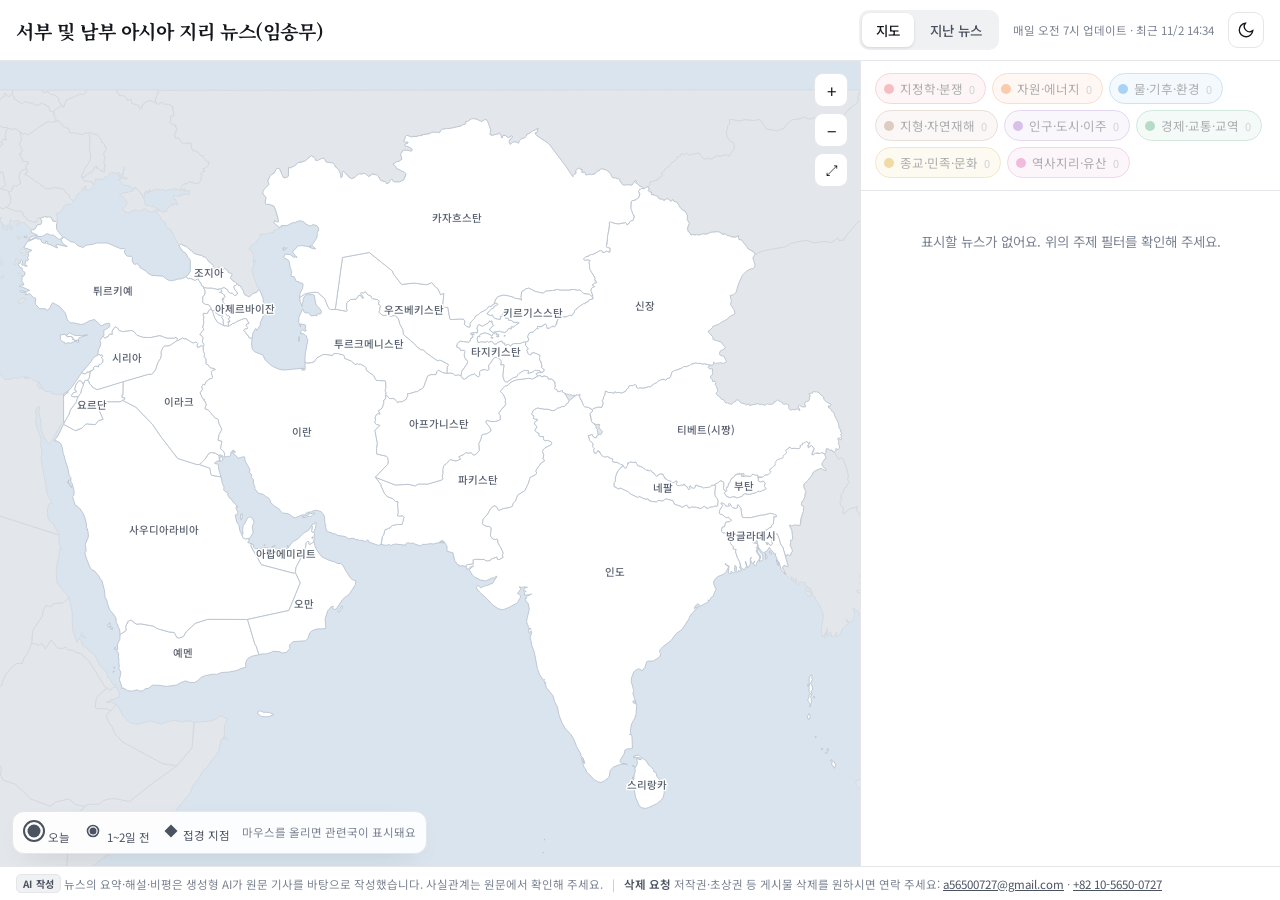
<file: index.html>
<!DOCTYPE html>
<html lang="ko"><head><meta charset="utf-8">
<meta name="viewport" content="width=device-width,initial-scale=1,viewport-fit=cover">
<title>서부 및 남부 아시아 지리 뉴스(임송무)</title>
<link rel="preconnect" href="https://fonts.googleapis.com"><link rel="preconnect" href="https://fonts.gstatic.com" crossorigin>
<link href="https://fonts.googleapis.com/css2?family=Noto+Sans+KR:wght@400;500;600;700&family=Noto+Serif+KR:wght@700&display=swap" rel="stylesheet">
<style>:root{
  --bg:#f7f7f4; --panel:#ffffff; --ink:#15181d; --ink2:#4b5260; --muted:#7a8291; --line:#e4e6ea; --chip:#f0f1f3;
  --sea:#d9e4ee; --land:#ffffff; --landB:#b9c3cf; --ctx:#e3e6ea; --ctxB:#d3d8de; --label:#5a6270; --shadow:0 10px 30px -18px rgba(20,30,50,.45);
  --hl:rgba(21,24,29,.06); --accent:#15181d;
  --t-geo:#e5484d; --t-res:#f76b15; --t-env:#0b84e8; --t-land:#a0714f; --t-pop:#8e4ec6; --t-econ:#2f9e62; --t-cult:#d99a00; --t-hist:#d6409f;
}
[data-theme=dark]{
  --bg:#0d1015; --panel:#151a21; --ink:#e9edf2; --ink2:#b4bcc8; --muted:#8a94a3; --line:#252d37; --chip:#1d242d;
  --sea:#0a1520; --land:#1d252f; --landB:#344150; --ctx:#121920; --ctxB:#1f2832; --label:#8e9aa9; --shadow:0 10px 30px -14px rgba(0,0,0,.7);
  --hl:rgba(255,255,255,.06); --accent:#e9edf2;
  --t-land:#c08a5e; --t-cult:#e8ad1a;
}
*{box-sizing:border-box}
[hidden]{display:none!important}
html,body{margin:0;height:100%;background:var(--bg);color:var(--ink);font-family:"Noto Sans KR",-apple-system,"Apple SD Gothic Neo","Malgun Gothic",sans-serif;-webkit-font-smoothing:antialiased}
button{font:inherit;color:inherit;cursor:pointer}
a{color:inherit}
.app{display:flex;flex-direction:column;height:100vh;height:100dvh}

/* 헤더 */
header{display:flex;align-items:center;gap:14px;padding:calc(10px + env(safe-area-inset-top)) 16px 10px;border-bottom:1px solid var(--line);background:var(--panel);flex:none}
.brand{min-width:0}
.brand h1{margin:0;font-family:"Noto Serif KR",serif;font-weight:700;font-size:19px;letter-spacing:-.4px;white-space:nowrap}
.brand p{margin:2px 0 0;font-size:11.5px;color:var(--muted);white-space:nowrap}
.tabs{display:flex;gap:2px;background:var(--chip);border-radius:10px;padding:3px;margin-left:auto}
.tabs button{white-space:nowrap;border:0;background:transparent;padding:7px 14px;border-radius:8px;font-size:13.5px;font-weight:500;color:var(--ink2)}
.tabs button.on{background:var(--panel);color:var(--ink);box-shadow:0 1px 3px rgba(0,0,0,.12)}
.iconbtn{width:36px;height:36px;border-radius:10px;border:1px solid var(--line);background:var(--panel);display:grid;place-items:center;flex:none}
.iconbtn svg{width:18px;height:18px}
.upd{font-size:11.5px;color:var(--muted);white-space:nowrap}

/* 본문 레이아웃 */
main{flex:1;min-height:0;display:flex}
.mapwrap{position:relative;flex:1;min-width:0;background:var(--sea);overflow:hidden;touch-action:none}
#map{width:100%;height:100%;display:block;cursor:grab;user-select:none;-webkit-user-select:none}
#map.drag{cursor:grabbing}
#map .ctx{fill:var(--ctx);stroke:var(--ctxB);stroke-width:.8;vector-effect:non-scaling-stroke}
#map .reg{fill:var(--land);stroke:var(--landB);stroke-width:.9;vector-effect:non-scaling-stroke;transition:fill .25s}
#map .reg.has{fill:color-mix(in srgb,var(--land) 95%,var(--ink) 5%)}
#map .reg.sel{fill:color-mix(in srgb,var(--land) 70%,var(--tc) 30%)}
#map .reg.rel{stroke:var(--tc);stroke-width:2;fill:color-mix(in srgb,var(--land) 86%,var(--tc) 14%)}
#map .lbl{font-size:10.5px;fill:var(--label);font-weight:500;paint-order:stroke;stroke:var(--land);stroke-width:3px;stroke-linejoin:round;pointer-events:none}
#map .lbl.ctxl{fill:var(--muted);opacity:.7;stroke:var(--ctx);font-size:10px}
#map .spotl{font-size:10px;fill:var(--muted);font-style:italic;pointer-events:none;paint-order:stroke;stroke:var(--sea);stroke-width:3px}
#map .arc{fill:none;stroke-width:1.4;stroke-dasharray:4 4;opacity:.35;pointer-events:none}
#map .arc.on{opacity:.95;stroke-width:2.4;stroke-dasharray:none}
#map .mk{cursor:pointer;outline:none}
#map .mk .ring{fill:var(--panel)}
#map .mk:hover .core,#map .mk:focus .core{filter:brightness(1.12)}
#map .mk.dim{opacity:.18;pointer-events:none}
#map .mk.sel .ring{animation:pulse 1.4s ease-out infinite}
@keyframes pulse{0%{stroke-opacity:.9}100%{stroke-opacity:.15}}
.mapctl{position:absolute;right:12px;top:12px;display:flex;flex-direction:column;gap:6px;z-index:3}
.mapctl button{width:34px;height:34px;border-radius:9px;border:1px solid var(--line);background:var(--panel);font-size:17px;line-height:1;box-shadow:var(--shadow)}
.legend{position:absolute;left:12px;bottom:12px;z-index:3;background:color-mix(in srgb,var(--panel) 92%,transparent);border:1px solid var(--line);border-radius:12px;padding:8px 10px;font-size:11.5px;color:var(--ink2);box-shadow:var(--shadow);display:flex;gap:12px;align-items:center;flex-wrap:wrap;max-width:calc(100% - 70px)}
.legend i{display:inline-block;vertical-align:-2px;margin-right:5px}
.tip{position:absolute;z-index:4;pointer-events:none;background:var(--panel);border:1px solid var(--line);border-radius:10px;padding:8px 10px;font-size:12.5px;max-width:260px;box-shadow:var(--shadow);opacity:0;transition:opacity .12s;line-height:1.45}
.tip.on{opacity:1}
.tip b{display:block;font-size:11px;font-weight:600;margin-bottom:2px}

/* 사이드 패널 */
.side{width:420px;flex:none;border-left:1px solid var(--line);background:var(--panel);display:flex;flex-direction:column;min-height:0}
.topics{display:flex;flex-wrap:wrap;gap:6px;padding:12px 14px;border-bottom:1px solid var(--line)}
.tchip{display:inline-flex;align-items:center;gap:6px;border:1px solid var(--line);background:var(--panel);border-radius:999px;padding:5px 10px 5px 8px;font-size:12.5px;color:var(--ink2);transition:all .15s}
.tchip i{width:10px;height:10px;border-radius:50%;background:var(--c)}
.tchip em{font-style:normal;font-size:11px;color:var(--muted)}
.tchip.on{background:color-mix(in srgb,var(--c) 14%,var(--panel));border-color:color-mix(in srgb,var(--c) 55%,var(--line));color:var(--ink)}
.tchip.off{opacity:.45}
.tchip.zero{opacity:.35}
.scroll{flex:1;min-height:0;overflow:auto;-webkit-overflow-scrolling:touch}
.dayh{position:sticky;top:0;z-index:1;background:var(--panel);padding:12px 16px 6px;font-size:12px;font-weight:700;color:var(--muted);letter-spacing:.3px;display:flex;justify-content:space-between}
.item{display:flex;gap:12px;padding:12px 16px;border-bottom:1px solid var(--line);cursor:pointer;align-items:flex-start;background:transparent;border-left:0;border-right:0;border-top:0;width:100%;text-align:left}
.item:hover{background:var(--hl)}
.item.sel{background:color-mix(in srgb,var(--tc) 9%,var(--panel))}
.dw{width:18px;height:20px;display:grid;place-items:center;flex:none}
.dot{width:13px;height:13px;border-radius:50%;background:var(--tc);box-shadow:0 0 0 2px var(--panel),0 0 0 3.5px var(--tc)}
.dot.old{width:7px;height:7px;box-shadow:0 0 0 1.5px var(--panel),0 0 0 2.8px var(--tc)}
.item .m{font-size:11.5px;color:var(--muted);margin-bottom:3px}
.item .m b{color:var(--tc);font-weight:600}
.item h3{margin:0;font-size:14.5px;line-height:1.42;font-weight:600;letter-spacing:-.2px}
.item .w{margin:5px 0 0;font-size:12.5px;color:var(--ink2);line-height:1.5;display:-webkit-box;-webkit-line-clamp:2;-webkit-box-orient:vertical;overflow:hidden}
.badge{display:inline-block;font-size:10.5px;padding:1px 6px;border-radius:5px;background:var(--chip);color:var(--muted);margin-left:4px;font-weight:500}
.empty{padding:40px 20px;text-align:center;color:var(--muted);font-size:13.5px}

/* 상세 */
.detail{padding:16px 18px 28px}
.back{border:0;background:none;color:var(--muted);font-size:13px;padding:0;margin-bottom:12px;display:inline-flex;gap:4px;align-items:center}
.tbadge{display:inline-flex;align-items:center;gap:6px;font-size:12px;font-weight:600;color:var(--tc);background:color-mix(in srgb,var(--tc) 12%,transparent);padding:4px 9px;border-radius:7px}
.tbadge i{width:8px;height:8px;border-radius:50%;background:var(--tc)}
.detail h2{font-family:"Noto Serif KR",serif;font-size:21px;line-height:1.4;margin:10px 0 6px;letter-spacing:-.4px}
.detail .orig{font-size:12.5px;color:var(--muted);line-height:1.45;margin:0 0 10px}
.meta{display:flex;flex-wrap:wrap;gap:6px 14px;font-size:12.5px;color:var(--ink2);padding:10px 0;border-top:1px solid var(--line);border-bottom:1px solid var(--line)}
.meta span b{color:var(--muted);font-weight:500;margin-right:5px}
.why{margin:14px 0;padding:12px 14px;border-radius:12px;background:color-mix(in srgb,var(--tc) 9%,var(--panel));border:1px solid color-mix(in srgb,var(--tc) 28%,var(--line))}
.why h4{margin:0 0 5px;font-size:12px;color:var(--tc)}
.why p{margin:0;font-size:14px;line-height:1.65}
.sec h4{margin:16px 0 6px;font-size:12px;color:var(--muted);font-weight:600;letter-spacing:.2px}
.sec p{margin:0;font-size:14px;line-height:1.75;color:var(--ink)}
.sec.crit{margin-top:4px;padding:2px 0 2px 12px;border-left:3px solid var(--line)}
.sec.crit p{color:var(--ink2)}
.tags{display:flex;flex-wrap:wrap;gap:6px;margin-top:14px}
.tags span{font-size:12.5px;padding:4px 9px;border-radius:7px;background:var(--chip);color:var(--ink2)}
.btns{display:flex;gap:8px;margin-top:16px;flex-wrap:wrap}
.btns a{flex:1;min-width:140px;text-align:center;text-decoration:none;padding:11px 12px;border-radius:11px;font-size:13.5px;font-weight:600;border:1px solid var(--line)}
.btns a.pri{background:var(--accent);color:var(--bg);border-color:var(--accent)}
.rel h4{margin:22px 0 4px;font-size:12px;color:var(--muted);font-weight:600}
.rel .item{padding:10px 0;border-bottom:1px solid var(--line)}
.rel .item:hover{background:transparent}
.rel .item h3{font-size:13.5px}
.note2{font-size:11.5px;color:var(--muted);margin-top:14px;line-height:1.6}
.offmap{font-size:12px;color:var(--muted);background:var(--chip);padding:7px 10px;border-radius:8px;margin-top:10px}

/* 지난 뉴스 */
.archive{flex:1;min-height:0;overflow:auto;background:var(--bg)}
.arc-in{max-width:880px;margin:0 auto;padding:18px 16px 40px}
.arc-in h2{font-family:"Noto Serif KR",serif;font-size:22px;margin:4px 0 4px}
.arc-in .sub{font-size:13px;color:var(--muted);margin:0 0 14px}
.filters{background:var(--panel);border:1px solid var(--line);border-radius:14px;padding:12px 14px;display:grid;gap:10px;margin-bottom:14px}
.frow{display:flex;gap:10px;align-items:flex-start}
.frow > b{font-size:12px;color:var(--muted);font-weight:600;min-width:34px;padding-top:6px}
.fchips{display:flex;flex-wrap:wrap;gap:6px}
.dchip{border:1px solid var(--line);background:var(--panel);border-radius:8px;padding:5px 10px;font-size:12.5px;color:var(--ink2)}
.dchip.on{background:var(--accent);color:var(--bg);border-color:var(--accent)}
.dchip em{font-style:normal;opacity:.65;margin-left:3px;font-size:11px}
select{font:inherit;font-size:13px;padding:6px 8px;border-radius:8px;border:1px solid var(--line);background:var(--panel);color:var(--ink)}
.alist{background:var(--panel);border:1px solid var(--line);border-radius:14px;overflow:hidden}
.alist .item:last-child{border-bottom:0}

/* 데스크톱 서랍(지난 뉴스에서 상세 보기) */
@media (min-width:861px){
  .sheet.desk{display:block;position:fixed;inset:0;z-index:50;pointer-events:none}
  .sheet.desk .bd{position:absolute;inset:0;background:rgba(0,0,0,.3);opacity:0;transition:opacity .2s}
  .sheet.desk .pn{position:absolute;top:0;right:0;bottom:0;width:480px;max-width:92vw;overflow:auto;background:var(--panel);transform:translateX(100%);transition:transform .3s cubic-bezier(.2,1,.3,1);box-shadow:var(--shadow)}
  .sheet.desk .grab{display:none}
  .sheet.desk.on{pointer-events:auto}.sheet.desk.on .bd{opacity:1}.sheet.desk.on .pn{transform:none}
}
/* 모바일 */
.sheet{display:none}
@media (max-width:860px){
  header{gap:8px;padding:calc(8px + env(safe-area-inset-top)) 12px 8px}
  .brand{flex:1;overflow:hidden}
  .brand h1{font-size:14.5px;overflow:hidden;text-overflow:ellipsis}
  .brand p,.upd{display:none}
  .tabs{margin-left:0}
  .tabs button{padding:6px 9px;font-size:12.5px}
  .iconbtn{width:32px;height:32px}
  main{flex-direction:column}
  .mapwrap{flex:none;height:46vh}
  .side{width:auto;border-left:0;border-top:1px solid var(--line);flex:1}
  .topics{flex-wrap:nowrap;overflow-x:auto;padding:10px 12px;scrollbar-width:none}
  .topics::-webkit-scrollbar{display:none}
  .tchip{flex:none}
  .legend{font-size:10.5px;padding:6px 8px;gap:8px}
  .side .detail{display:none}
  .sheet{display:block;position:fixed;inset:0;z-index:50;pointer-events:none}
  .sheet .bd{position:absolute;inset:0;background:rgba(0,0,0,.35);opacity:0;transition:opacity .2s}
  .sheet .pn{position:absolute;left:0;right:0;bottom:0;max-height:62vh;overflow:auto;background:var(--panel);border-radius:18px 18px 0 0;transform:translateY(100%);transition:transform .3s cubic-bezier(.2,1,.3,1);padding-bottom:env(safe-area-inset-bottom)}
  .sheet .grab{width:40px;height:4px;border-radius:2px;background:var(--line);margin:8px auto 0}
  .sheet.on{pointer-events:auto}
  .sheet.on .bd{opacity:1}
  .sheet.on .pn{transform:none}
}

.foot{flex:none;border-top:1px solid var(--line);background:var(--panel);color:var(--muted);font-size:11.5px;line-height:1.5;padding:7px 16px calc(7px + env(safe-area-inset-bottom))}
.foot a{color:var(--ink2)}.foot b{color:var(--ink2);font-weight:600}.foot .sep{margin:0 6px;opacity:.5}
.ai,.aitag{display:inline-block;font-size:10px;font-weight:700;letter-spacing:.2px;padding:1px 6px;border-radius:5px;background:var(--chip);color:var(--ink2);border:1px solid var(--line);vertical-align:1px}
.note2 a{color:inherit}
@media (max-width:860px){.foot{font-size:10.5px;padding:6px 12px calc(6px + env(safe-area-inset-bottom))}.foot .sep{display:block;height:0;overflow:hidden}}
</style></head><body>
<div class="app">
  <header>
    <div class="brand">
      <h1>서부 및 남부 아시아 지리 뉴스(임송무)</h1>
    </div>
    <div class="tabs" role="tablist">
      <button class="on" data-view="map" role="tab">지도</button>
      <button data-view="archive" role="tab">지난 뉴스</button>
    </div>
    <span class="upd" id="upd"></span>
    <button class="iconbtn" id="theme" title="다크/라이트 전환" aria-label="다크/라이트 전환">
      <svg viewBox="0 0 24 24" fill="none" stroke="currentColor" stroke-width="1.8" stroke-linecap="round"><path d="M21 12.8A9 9 0 1 1 11.2 3a7 7 0 0 0 9.8 9.8z"/></svg>
    </button>
  </header>

  <main id="vMap">
    <div class="mapwrap" id="mapwrap">
      <svg id="map" aria-label="지역 지도">
        <g id="world"></g>
        <g id="overlay"></g>
      </svg>
      <div class="mapctl">
        <button id="zin" aria-label="확대">+</button>
        <button id="zout" aria-label="축소">−</button>
        <button id="zhome" aria-label="전체 보기" style="font-size:13px">⤢</button>
      </div>
      <div class="legend" id="legend">
        <span><svg width="22" height="22" viewBox="0 0 22 22"><circle cx="11" cy="11" r="10" fill="none" stroke="currentColor" stroke-width="2"/><circle cx="11" cy="11" r="6.5" fill="currentColor"/></svg> 오늘</span>
        <span><svg width="22" height="22" viewBox="0 0 22 22"><circle cx="11" cy="11" r="5.5" fill="none" stroke="currentColor" stroke-width="1.6"/><circle cx="11" cy="11" r="3.5" fill="currentColor"/></svg> 1~2일 전</span>
        <span><svg width="18" height="18" viewBox="0 0 18 18"><path d="M9 2.5 15.5 9 9 15.5 2.5 9z" fill="currentColor"/></svg> 접경 지점</span>
        <span style="color:var(--muted)">마우스를 올리면 관련국이 표시돼요</span>
      </div>
      <div class="tip" id="tip"></div>
    </div>
    <aside class="side">
      <div class="topics" id="topics"></div>
      <div class="scroll" id="sideScroll">
        <div id="list"></div>
        <div class="detail" id="detail" hidden></div>
      </div>
    </aside>
  </main>

  <section class="archive" id="vArchive" hidden>
    <div class="arc-in">
      <h2>지난 뉴스</h2>
      <p class="sub">최근 1주일 동안 올라온 뉴스입니다. 3일이 지나면 지도에서는 내려가고 이곳에만 남습니다.</p>
      <div class="filters">
        <div class="frow"><b>날짜</b><div class="fchips" id="fDate"></div></div>
        <div class="frow"><b>주제</b><div class="fchips" id="fTopic"></div></div>
        <div class="frow"><b>국가</b><select id="fCountry"></select></div>
      </div>
      <div class="alist" id="alist"></div>
    </div>
  </section>

  <footer class="foot">
    <span class="ai">AI 작성</span> 뉴스의 요약·해설·비평은 생성형 AI가 원문 기사를 바탕으로 작성했습니다. 사실관계는 원문에서 확인해 주세요.
    <span class="sep">|</span>
    <b>삭제 요청</b> 저작권·초상권 등 게시물 삭제를 원하시면 연락 주세요:
    <a href="mailto:a56500727@gmail.com?subject=%5B%EC%A7%80%EB%A6%AC%20%EB%89%B4%EC%8A%A4%5D%20%EC%82%AD%EC%A0%9C%20%EC%9A%94%EC%B2%AD">a56500727@gmail.com</a> ·
    <a href="tel:+821056500727">+82 10-5650-0727</a>
  </footer>

  <div class="sheet" id="sheet"><div class="bd"></div><div class="pn"><div class="grab"></div><div class="detail" id="sdetail"></div></div></div>
</div>

<script>window.GEO={"view":[-4818,-2699,3753,3758],"countries":[{"code":"YEM","name":"예멘","group":"서남아시아","d":"M-1598 1711L-1622 1639L-1629 1634L-1688 1436L-2000 1435L-2096 1466L-2168 1534L-2188 1568L-2221 1581L-2239 1577L-2260 1538L-2304 1533L-2383 1510L-2397 1505L-2422 1488L-2525 1470L-2551 1473L-2571 1464L-2587 1445L-2599 1441L-2607 1442L-2625 1453L-2622 1464L-2632 1469L-2640 1497L-2636 1513L-2640 1526L-2683 1553L-2685 1591L-2704 1630L-2701 1668L-2704 1675L-2712 1666L-2718 1675L-2699 1691L-2694 1714L-2697 1722L-2691 1758L-2694 1766L-2689 1799L-2693 1820L-2680 1840L-2677 1859L-2689 1905L-2670 1958L-2671 1974L-2655 1972L-2625 1992L-2589 1996L-2549 1985L-2535 1994L-2504 1994L-2488 1977L-2462 1974L-2430 1949L-2371 1951L-2322 1959L-2239 1948L-2212 1930L-2172 1916L-2142 1927L-2099 1928L-2069 1909L-2053 1890L-2019 1875L-1957 1863L-1929 1865L-1889 1850L-1835 1847L-1770 1834L-1754 1825L-1701 1808L-1703 1774L-1693 1751L-1683 1739L-1654 1723ZM-2727 1668L-2719 1660L-2720 1652L-2724 1654ZM-2728 1840L-2734 1840L-2740 1848L-2733 1846ZM-2723 1813L-2726 1806L-2734 1811L-2727 1820ZM-1557 2163L-1588 2149L-1599 2154L-1613 2166L-1584 2191L-1571 2195L-1526 2196L-1483 2179L-1517 2163L-1546 2160Z","ax":-2195,"ay":1697},{"code":"UZB","name":"우즈베키스탄","group":"중앙아시아","d":"M251 -1035L224 -1021L214 -1007L200 -1011L174 -982L139 -965L117 -950L114 -944L96 -937L89 -930L83 -912L62 -894L49 -875L48 -847L42 -846L25 -851L4 -868L10 -892L-5 -911L-16 -907L-22 -910L-100 -905L-108 -909L-124 -1000L-165 -1002L-155 -1111L-180 -1099L-203 -1148L-221 -1160L-250 -1194L-288 -1177L-387 -1190L-486 -1180L-547 -1259L-558 -1285L-738 -1429L-947 -1390L-1003 -985L-917 -969L-908 -977L-915 -989L-914 -1035L-883 -1061L-840 -1064L-818 -1095L-798 -1087L-791 -1071L-784 -1071L-787 -1083L-806 -1110L-797 -1115L-780 -1111L-769 -1123L-748 -1097L-726 -1089L-718 -1071L-712 -1067L-671 -1060L-661 -1050L-667 -1024L-654 -1016L-647 -1003L-658 -999L-655 -981L-661 -968L-660 -959L-632 -937L-597 -938L-566 -929L-544 -937L-532 -932L-512 -915L-499 -868L-477 -828L-471 -788L-387 -717L-366 -692L-332 -668L-319 -670L-293 -645L-209 -585L-199 -583L-187 -588L-177 -585L-122 -555L-120 -549L-130 -533L-131 -484L-104 -487L-82 -482L-71 -471L-60 -468L-43 -474L-35 -469L-27 -470L-21 -464L-12 -508L21 -551L31 -575L29 -582L13 -598L8 -608L4 -630L13 -655L9 -663L-26 -666L-30 -681L-55 -691L-49 -719L-39 -729L-24 -736L40 -727L50 -738L55 -760L63 -760L66 -768L74 -768L67 -780L69 -784L83 -788L79 -793L54 -792L54 -797L81 -803L108 -801L104 -810L111 -815L102 -841L111 -849L111 -859L115 -864L119 -867L145 -852L193 -879L202 -895L224 -874L223 -867L232 -863L229 -855L202 -831L201 -826L204 -820L215 -817L221 -805L226 -803L281 -814L299 -806L309 -808L314 -801L336 -813L350 -834L359 -836L370 -830L373 -837L370 -844L372 -850L390 -845L403 -860L433 -879L420 -884L392 -884L367 -902L352 -899L349 -915L325 -917L323 -930L317 -941L309 -945L306 -954L301 -950L300 -931L293 -928L286 -932L285 -907L261 -910L240 -917L233 -921L225 -942L207 -937L184 -948L182 -954L204 -972L218 -989L233 -994L237 -1007L267 -1022L265 -1027ZM221 -884L214 -893L216 -894L223 -887ZM275 -772L271 -780L275 -788L263 -791L256 -799L252 -791L260 -781L257 -770ZM323 -783L314 -780L313 -778L321 -774Z","ax":-391,"ay":-983},{"code":"ARE","name":"아랍에미리트","group":"서남아시아","d":"M-1172 754L-1183 754L-1187 748L-1181 709L-1189 706L-1206 735L-1251 763L-1298 809L-1336 830L-1377 885L-1430 901L-1554 875L-1596 887L-1631 883L-1641 872L-1641 852L-1651 851L-1656 840L-1661 845L-1662 863L-1580 1009L-1323 1077L-1315 1068L-1310 1032L-1272 959L-1268 949L-1273 935L-1265 930L-1220 927L-1224 910L-1241 905L-1235 893L-1237 877L-1232 862L-1230 836L-1217 826L-1209 829L-1208 834L-1213 839L-1205 853L-1170 830L-1166 764ZM-1178 800L-1185 802L-1184 796L-1182 792L-1178 793ZM-1479 871L-1472 862L-1474 857L-1483 864L-1498 868L-1492 873ZM-1551 856L-1553 850L-1558 853L-1557 861ZM-1426 894L-1434 880L-1455 887ZM-1370 869L-1374 859L-1381 863Z","ax":-1391,"ay":924},{"code":"TKM","name":"투르크메니스탄","group":"중앙아시아","d":"M-1285 -767L-1281 -772L-1288 -769L-1286 -735ZM-1006 -986L-1039 -983L-1048 -988L-1061 -1008L-1085 -1068L-1139 -1117L-1175 -1118L-1229 -1109L-1245 -1102L-1281 -1076L-1277 -1047L-1263 -1008L-1262 -1023L-1252 -1057L-1256 -1064L-1239 -1091L-1221 -1102L-1211 -1099L-1182 -1101L-1168 -1097L-1155 -1028L-1142 -1008L-1119 -986L-1112 -971L-1112 -958L-1117 -950L-1129 -947L-1143 -953L-1148 -949L-1145 -933L-1160 -938L-1188 -934L-1197 -937L-1207 -956L-1214 -959L-1231 -956L-1246 -963L-1258 -989L-1287 -921L-1288 -882L-1274 -848L-1278 -863L-1274 -872L-1239 -864L-1233 -857L-1239 -831L-1230 -823L-1230 -816L-1248 -817L-1260 -827L-1272 -809L-1272 -790L-1268 -796L-1256 -796L-1245 -791L-1234 -779L-1227 -777L-1227 -765L-1217 -747L-1238 -634L-1240 -569L-1216 -564L-1169 -573L-1147 -605L-1102 -630L-1084 -633L-1024 -624L-1018 -636L-1007 -641L-942 -630L-933 -619L-931 -602L-878 -580L-856 -560L-845 -555L-830 -560L-822 -555L-807 -557L-766 -534L-762 -514L-755 -504L-705 -468L-683 -430L-613 -426L-610 -417L-609 -375L-616 -351L-608 -339L-609 -311L-601 -312L-584 -292L-577 -288L-545 -288L-525 -269L-517 -256L-503 -264L-482 -263L-448 -283L-444 -296L-436 -308L-439 -327L-423 -327L-372 -342L-359 -342L-351 -353L-327 -364L-313 -377L-282 -464L-258 -475L-217 -475L-208 -499L-197 -510L-167 -492L-131 -484L-130 -533L-120 -549L-122 -555L-177 -585L-187 -588L-199 -583L-209 -585L-293 -645L-319 -670L-332 -668L-366 -692L-387 -717L-471 -788L-477 -828L-499 -868L-512 -915L-532 -932L-544 -937L-566 -929L-597 -938L-632 -937L-660 -959L-661 -968L-655 -981L-658 -999L-647 -1003L-654 -1016L-667 -1024L-661 -1050L-671 -1060L-712 -1067L-718 -1071L-726 -1089L-748 -1097L-769 -1123L-780 -1111L-797 -1115L-806 -1110L-787 -1083L-784 -1071L-791 -1071L-798 -1087L-818 -1095L-840 -1064L-883 -1061L-914 -1035L-915 -989L-908 -977L-917 -969Z","ax":-737,"ay":-712},{"code":"TUR","name":"튀르키예","group":"서남아시아","d":"M-3412 -1542L-3410 -1554L-3414 -1555L-3425 -1556L-3434 -1553L-3430 -1547ZM-2181 -1232L-2212 -1222L-2235 -1221L-2248 -1215L-2287 -1209L-2298 -1210L-2322 -1222L-2348 -1244L-2436 -1250L-2470 -1270L-2478 -1282L-2529 -1312L-2531 -1323L-2544 -1338L-2555 -1341L-2569 -1335L-2576 -1339L-2588 -1361L-2587 -1392L-2596 -1399L-2627 -1400L-2643 -1417L-2650 -1439L-2642 -1453L-2652 -1461L-2675 -1457L-2783 -1503L-2868 -1503L-2891 -1494L-2950 -1485L-2965 -1471L-2974 -1469L-3009 -1480L-3038 -1507L-3072 -1515L-3112 -1543L-3125 -1548L-3143 -1528L-3141 -1519L-3129 -1497L-3095 -1476L-3097 -1474L-3167 -1491L-3185 -1487L-3170 -1466L-3175 -1464L-3228 -1490L-3254 -1497L-3256 -1499L-3246 -1509L-3253 -1515L-3265 -1517L-3262 -1502L-3273 -1501L-3292 -1509L-3300 -1519L-3299 -1529L-3312 -1535L-3322 -1533L-3342 -1542L-3392 -1518L-3404 -1519L-3435 -1467L-3372 -1447L-3373 -1444L-3401 -1428L-3397 -1403L-3407 -1388L-3396 -1374L-3409 -1365L-3423 -1364L-3423 -1334L-3420 -1329L-3407 -1323L-3412 -1321L-3432 -1325L-3440 -1334L-3448 -1327L-3450 -1339L-3444 -1354L-3446 -1364L-3451 -1368L-3456 -1368L-3466 -1340L-3471 -1343L-3480 -1335L-3464 -1311L-3454 -1312L-3447 -1302L-3446 -1290L-3423 -1270L-3435 -1243L-3448 -1244L-3450 -1242L-3447 -1233L-3451 -1208L-3435 -1182L-3438 -1173L-3457 -1177L-3464 -1174L-3467 -1162L-3459 -1164L-3389 -1134L-3416 -1121L-3448 -1129L-3462 -1131L-3465 -1127L-3451 -1116L-3436 -1118L-3414 -1110L-3424 -1099L-3408 -1099L-3394 -1108L-3380 -1101L-3360 -1076L-3346 -1075L-3341 -1071L-3346 -1035L-3343 -1025L-3313 -991L-3264 -989L-3254 -977L-3248 -978L-3228 -1002L-3215 -1031L-3207 -1036L-3153 -1006L-3110 -956L-3096 -907L-3087 -894L-3068 -879L-3055 -881L-2989 -867L-2963 -872L-2923 -895L-2882 -906L-2835 -860L-2822 -858L-2807 -869L-2769 -878L-2762 -863L-2766 -847L-2810 -820L-2809 -782L-2817 -775L-2801 -759L-2791 -768L-2777 -771L-2768 -789L-2758 -791L-2744 -788L-2745 -815L-2722 -849L-2701 -837L-2694 -822L-2664 -811L-2592 -819L-2573 -809L-2551 -782L-2503 -766L-2443 -765L-2376 -779L-2355 -774L-2330 -762L-2309 -759L-2260 -759L-2245 -766L-2238 -756L-2237 -742L-2228 -742L-2195 -761L-2182 -753L-2168 -754L-2123 -726L-2109 -722L-2092 -729L-2083 -725L-2078 -718L-2083 -696L-2078 -686L-2045 -701L-2033 -694L-2026 -710L-2041 -730L-2037 -755L-2032 -760L-2049 -783L-2058 -786L-2059 -790L-2027 -831L-2038 -840L-2028 -890L-2033 -903L-2027 -925L-2033 -936L-2033 -954L-2002 -952L-1989 -977L-1976 -985L-1960 -968L-1985 -1014L-1992 -1021L-2021 -1026L-2041 -1043L-2036 -1047L-2038 -1084L-2021 -1099L-2020 -1131L-2030 -1150L-2029 -1160L-2046 -1169L-2049 -1178L-2046 -1180L-2067 -1209L-2068 -1218L-2081 -1223L-2097 -1211L-2138 -1229L-2148 -1224L-2170 -1240ZM-3181 -1670L-3209 -1674L-3221 -1702L-3239 -1707L-3252 -1704L-3272 -1710L-3287 -1700L-3303 -1700L-3306 -1695L-3293 -1674L-3300 -1651L-3304 -1647L-3330 -1645L-3344 -1615L-3377 -1601L-3378 -1587L-3327 -1564L-3336 -1558L-3361 -1557L-3382 -1550L-3398 -1527L-3386 -1528L-3335 -1552L-3290 -1555L-3270 -1565L-3258 -1576L-3238 -1572L-3226 -1564L-3204 -1565L-3164 -1534L-3150 -1531L-3132 -1551L-3172 -1600L-3179 -1614L-3179 -1652L-3172 -1663Z","ax":-2738,"ay":-1127},{"code":"TJK","name":"타지키스탄","group":"중앙아시아","d":"M-21 -460L-4 -442L6 -439L19 -447L23 -446L27 -455L34 -460L59 -474L73 -475L81 -482L112 -457L116 -458L125 -469L124 -490L125 -500L132 -507L161 -514L171 -513L180 -507L193 -511L198 -521L194 -550L212 -567L228 -596L239 -606L251 -610L266 -606L284 -594L292 -579L288 -551L314 -551L304 -464L314 -433L321 -421L327 -417L339 -417L387 -451L413 -457L422 -474L433 -485L475 -509L505 -505L505 -495L498 -487L509 -485L545 -498L553 -508L561 -509L576 -506L588 -508L610 -491L629 -509L626 -517L607 -532L610 -551L592 -597L596 -621L593 -627L566 -641L545 -646L533 -645L524 -631L504 -638L493 -665L502 -678L483 -706L484 -730L470 -731L440 -718L393 -718L375 -712L365 -698L348 -713L326 -704L321 -707L321 -720L301 -725L302 -734L298 -739L263 -726L258 -716L241 -714L235 -716L224 -732L215 -735L193 -729L186 -734L168 -730L137 -732L111 -726L105 -752L109 -769L112 -775L126 -770L125 -781L130 -790L167 -802L209 -786L215 -775L224 -781L225 -790L251 -802L252 -808L221 -805L215 -817L201 -823L202 -831L232 -861L223 -867L224 -874L202 -895L193 -879L145 -852L119 -867L115 -864L111 -859L111 -849L102 -841L111 -815L104 -810L108 -801L81 -803L54 -797L54 -792L79 -793L83 -788L69 -784L67 -780L74 -768L66 -768L63 -760L55 -760L50 -738L40 -727L-24 -736L-39 -729L-49 -719L-55 -691L-30 -681L-26 -666L4 -665L11 -659L4 -630L8 -608L31 -579L26 -559L-16 -499ZM221 -884L220 -892L214 -893ZM231 -764L228 -765L212 -767L219 -757Z","ax":254,"ay":-652},{"code":"SYR","name":"시리아","group":"서남아시아","d":"M-2817 -775L-2841 -741L-2834 -721L-2838 -698L-2852 -670L-2856 -633L-2832 -625L-2827 -629L-2821 -624L-2818 -618L-2831 -608L-2818 -596L-2819 -571L-2835 -557L-2855 -547L-2850 -536L-2874 -542L-2888 -535L-2892 -529L-2887 -517L-2917 -497L-2922 -452L-2938 -432L-2929 -426L-2921 -402L-2908 -393L-2899 -377L-2862 -357L-2462 -477L-2439 -477L-2433 -480L-2405 -513L-2388 -569L-2366 -604L-2361 -623L-2362 -654L-2349 -687L-2334 -698L-2301 -699L-2239 -737L-2237 -742L-2238 -756L-2245 -766L-2260 -759L-2309 -759L-2330 -762L-2355 -774L-2376 -779L-2443 -765L-2503 -766L-2551 -782L-2573 -809L-2592 -819L-2664 -811L-2694 -822L-2701 -837L-2722 -849L-2745 -815L-2744 -788L-2758 -791L-2768 -789L-2777 -771L-2791 -768L-2799 -758Z","ax":-2629,"ay":-606},{"code":"LKA","name":"스리랑카","group":"남부아시아","d":"M1337 2516L1327 2505L1324 2506L1330 2518ZM1328 2579L1315 2576L1333 2589ZM1335 2499L1334 2504L1345 2514L1369 2515L1383 2521L1388 2528L1376 2531L1350 2521L1355 2548L1354 2561L1351 2574L1337 2597L1339 2619L1331 2651L1326 2694L1322 2691L1320 2664L1317 2677L1341 2823L1371 2893L1391 2907L1418 2911L1443 2905L1507 2874L1543 2846L1557 2824L1565 2792L1564 2750L1559 2735L1540 2709L1538 2698L1508 2662L1501 2631L1484 2625L1480 2608L1457 2581L1448 2578L1421 2537L1382 2511L1367 2495Z","ax":1431,"ay":2729},{"code":"SAU","name":"사우디아라비아","group":"서남아시아","d":"M-3059 404L-3074 382L-3087 371L-3091 362L-3095 366L-3093 371L-3077 384L-3067 405ZM-2765 1491L-2761 1471L-2763 1464L-2769 1461L-2768 1468L-2771 1473L-2781 1476L-2779 1485L-2765 1502L-2753 1503L-2746 1516L-2742 1501L-2752 1488L-2756 1492L-2753 1498ZM-1688 1436L-1365 1366L-1276 1151L-1315 1068L-1324 1077L-1580 1009L-1661 868L-1661 845L-1686 835L-1672 811L-1679 811L-1686 805L-1704 807L-1720 801L-1749 741L-1754 702L-1772 676L-1785 619L-1773 622L-1763 600L-1765 589L-1778 573L-1777 556L-1775 554L-1764 560L-1777 539L-1801 520L-1815 496L-1827 490L-1845 458L-1838 453L-1868 432L-1876 420L-1872 412L-1872 401L-1885 372L-1895 323L-1969 310L-1975 298L-1982 255L-2065 226L-2082 227L-2235 178L-2374 -5L-2430 -87L-2560 -222L-2663 -274L-2683 -264L-2876 -263L-2816 -126L-2851 -117L-2877 -85L-2946 -91L-2982 -58L-3028 -37L-3124 -87L-3167 1L-3193 35L-3195 45L-3184 40L-3153 56L-3145 65L-3132 105L-3127 143L-3116 167L-3113 190L-3091 254L-3080 316L-3067 327L-3067 362L-3056 378L-3044 423L-3042 463L-3054 476L-3034 544L-3018 551L-3010 564L-3000 566L-2972 607L-2960 634L-2947 685L-2945 716L-2935 738L-2941 736L-2931 752L-2934 760L-2930 773L-2932 796L-2955 850L-2948 894L-2949 904L-2958 916L-2947 957L-2916 1034L-2902 1049L-2883 1057L-2849 1097L-2839 1119L-2826 1130L-2804 1213L-2801 1261L-2785 1291L-2781 1314L-2764 1361L-2737 1392L-2716 1424L-2713 1460L-2699 1482L-2700 1492L-2687 1510L-2683 1553L-2640 1526L-2636 1513L-2640 1497L-2632 1469L-2622 1464L-2625 1453L-2599 1441L-2581 1450L-2571 1464L-2551 1473L-2525 1470L-2422 1488L-2397 1505L-2383 1510L-2304 1533L-2260 1538L-2239 1577L-2221 1581L-2188 1568L-2168 1534L-2096 1466L-2000 1435ZM-3085 362L-3083 351L-3081 345L-3088 357Z","ax":-2342,"ay":739},{"code":"QAT","name":"카타르","group":"서남아시아","d":"M-1672 803L-1645 761L-1651 707L-1638 680L-1639 666L-1663 634L-1679 639L-1691 649L-1710 688L-1723 705L-1726 734L-1723 767L-1729 778L-1726 791L-1716 804L-1704 807Z","ax":-1684,"ay":726},{"code":"PAK","name":"파키스탄","group":"남부아시아","d":"M787 -331L771 -340L769 -353L743 -342L734 -344L725 -360L710 -366L714 -380L713 -404L703 -427L683 -442L661 -440L653 -458L634 -464L612 -460L594 -468L586 -468L537 -441L513 -447L455 -441L411 -435L379 -423L338 -388L324 -388L290 -352L286 -343L309 -320L323 -289L326 -273L322 -260L329 -248L315 -224L300 -212L272 -174L284 -156L285 -129L281 -121L245 -109L214 -109L184 -119L174 -114L172 -101L198 -71L212 -43L210 -34L179 -14L159 -12L140 -3L132 34L117 62L121 117L102 140L82 152L74 150L56 133L42 138L15 133L2 147L-40 166L-25 184L-52 196L-68 198L-102 188L-111 192L-134 219L-153 231L-158 243L-164 265L-163 297L-169 320L-163 336L-171 347L-281 379L-349 378L-371 387L-378 394L-429 381L-535 386L-690 326L-647 383L-646 395L-621 450L-597 478L-552 495L-533 516L-514 516L-517 543L-512 600L-518 627L-503 631L-478 628L-469 634L-465 643L-471 648L-472 670L-478 674L-482 695L-519 694L-554 702L-567 709L-575 723L-586 721L-590 727L-615 736L-626 778L-635 787L-643 839L-648 849L-614 857L-596 856L-584 849L-573 859L-537 847L-454 856L-454 847L-447 841L-431 838L-409 843L-397 837L-387 845L-337 863L-325 850L-296 850L-261 844L-234 847L-213 840L-178 836L-154 838L-165 831L-188 833L-179 822L-168 821L-158 824L-147 834L-144 846L-131 863L-131 903L-84 916L-70 980L-53 998L-51 1006L-45 1013L-36 1009L-34 1021L-18 1019L-14 1011L-5 1019L4 1017L12 1027L17 1016L29 1008L74 1003L74 970L79 965L84 970L92 967L158 968L175 979L184 980L206 977L213 966L253 951L259 950L262 966L276 970L309 951L302 942L301 932L309 919L291 878L267 839L266 812L258 808L246 811L227 808L210 786L208 768L213 752L214 720L205 712L173 707L150 694L146 688L152 652L187 613L211 570L236 550L244 550L258 560L265 578L276 585L313 570L349 565L380 553L387 529L404 510L423 464L477 431L506 371L518 328L559 308L570 293L564 279L565 270L604 216L631 199L629 190L622 189L619 183L625 151L615 124L619 112L635 97L682 72L689 56L679 47L655 38L636 40L626 36L622 24L622 7L594 8L589 3L587 -17L570 -25L558 -37L557 -43L568 -59L570 -73L555 -86L552 -96L554 -104L573 -116L575 -127L545 -131L543 -139L550 -148L549 -153L533 -162L533 -173L545 -199L575 -214L635 -204L657 -205L696 -193L719 -201L734 -214L746 -215L771 -227L784 -225L793 -232L800 -245L818 -257L822 -271Z","ax":112,"ay":345},{"code":"OMN","name":"오만","group":"서남아시아","d":"M-972 1379L-959 1357L-946 1348L-952 1329L-964 1349L-980 1365L-981 1379ZM-1575 1705L-1541 1705L-1503 1693L-1490 1684L-1437 1688L-1416 1698L-1384 1693L-1359 1664L-1356 1658L-1361 1644L-1359 1635L-1333 1609L-1236 1603L-1217 1585L-1202 1540L-1183 1523L-1145 1510L-1092 1509L-1077 1504L-1082 1430L-1062 1369L-1034 1335L-1027 1333L-1019 1333L-1024 1352L-1010 1357L-997 1356L-948 1282L-929 1264L-896 1243L-847 1166L-842 1134L-871 1125L-882 1115L-919 1059L-942 1014L-961 999L-987 999L-1007 987L-1058 972L-1106 948L-1125 927L-1150 889L-1162 860L-1170 830L-1205 853L-1213 839L-1208 834L-1209 829L-1217 826L-1230 836L-1232 862L-1237 877L-1235 893L-1241 905L-1224 910L-1220 927L-1265 930L-1273 935L-1268 949L-1272 959L-1310 1032L-1315 1068L-1276 1151L-1365 1366L-1688 1436L-1629 1634L-1622 1639L-1598 1711ZM-1174 757L-1163 738L-1155 705L-1152 681L-1156 677L-1165 690L-1179 691L-1189 706L-1181 709L-1187 748L-1183 754ZM-1177 796L-1182 792L-1185 802L-1178 800Z","ax":-1247,"ay":1316},{"code":"NPL","name":"네팔","group":"남부아시아","d":"M1961 387L1937 390L1915 402L1868 408L1855 400L1828 395L1821 387L1808 391L1806 405L1796 411L1777 403L1767 395L1762 399L1763 416L1757 419L1738 397L1720 384L1666 388L1662 383L1665 357L1656 357L1631 366L1571 336L1554 304L1537 299L1505 315L1458 273L1444 275L1428 270L1390 246L1363 236L1342 209L1303 207L1283 215L1270 244L1264 251L1257 252L1246 239L1236 240L1206 274L1188 313L1183 330L1184 356L1175 367L1170 394L1209 418L1215 418L1218 411L1225 412L1285 440L1301 456L1357 484L1370 477L1418 498L1440 495L1448 511L1504 520L1518 507L1556 512L1562 504L1580 495L1633 509L1644 536L1680 549L1690 549L1698 559L1708 560L1734 545L1742 545L1747 549L1753 564L1759 567L1779 559L1816 561L1851 571L1879 552L1889 565L1909 569L1920 560L1942 559L1962 551L1980 552L1987 513L1979 492L1963 471L1961 440L1966 395Z","ax":1554,"ay":412},{"code":"MDV","name":"몰디브","group":"남부아시아","d":"M624 3258L623 3254L618 3256L619 3261ZM632 3157L633 3151L631 3150L626 3159Z","ax":621,"ay":3257},{"code":"LBN","name":"레바논","group":"서남아시아","d":"M-2859 -624L-2877 -617L-2897 -600L-2908 -578L-2984 -489L-2958 -480L-2950 -482L-2942 -495L-2937 -496L-2936 -492L-2889 -515L-2892 -529L-2882 -539L-2874 -542L-2850 -536L-2855 -547L-2835 -557L-2819 -571L-2818 -596L-2831 -608L-2818 -618L-2827 -629L-2832 -625L-2856 -633Z","ax":-2888,"ay":-552},{"code":"KGZ","name":"키르기스스탄","group":"중앙아시아","d":"M254 -810L251 -802L225 -790L224 -781L215 -775L209 -786L167 -802L130 -790L125 -781L126 -770L112 -775L109 -769L105 -752L111 -726L137 -732L168 -730L186 -734L193 -729L215 -735L224 -732L235 -716L241 -714L258 -716L263 -726L298 -739L302 -734L301 -725L321 -720L321 -707L326 -704L348 -713L365 -698L375 -712L393 -718L440 -718L470 -731L484 -730L500 -736L507 -749L499 -770L511 -798L546 -811L567 -831L579 -834L576 -845L579 -851L602 -850L638 -871L651 -837L668 -838L699 -855L705 -846L718 -858L729 -896L741 -920L748 -925L804 -927L823 -936L848 -940L864 -965L865 -975L871 -981L936 -1029L973 -1046L978 -1058L1008 -1066L1008 -1077L1005 -1083L978 -1105L937 -1108L908 -1137L889 -1135L858 -1141L818 -1136L753 -1136L732 -1141L694 -1132L640 -1129L624 -1114L602 -1115L556 -1127L504 -1153L500 -1148L484 -1147L479 -1140L453 -1124L445 -1078L452 -1058L434 -1067L399 -1072L390 -1080L350 -1091L312 -1097L288 -1090L280 -1091L260 -1078L239 -1041L243 -1031L251 -1035L265 -1027L267 -1022L237 -1007L233 -994L218 -989L182 -951L207 -937L225 -942L233 -921L240 -917L261 -910L285 -907L286 -932L293 -928L300 -931L301 -950L306 -954L309 -945L317 -941L323 -930L325 -917L349 -915L352 -899L367 -902L392 -884L420 -884L433 -879L403 -860L390 -845L372 -850L370 -844L373 -837L370 -830L359 -836L350 -834L336 -813L314 -801L309 -808L299 -806L281 -814ZM275 -772L257 -770L260 -781L252 -791L256 -799L263 -791L275 -788L271 -780ZM321 -774L313 -778L323 -783L323 -778ZM231 -764L219 -757L212 -767Z","ax":543,"ay":-959},{"code":"KWT","name":"쿠웨이트","group":"서남아시아","d":"M-1883 194L-1880 184L-1892 160L-1905 178L-1902 194L-1896 202ZM-1895 323L-1911 270L-1917 226L-1921 222L-1936 221L-1947 216L-1919 196L-1904 204L-1911 172L-1911 155L-1940 137L-1970 133L-1988 138L-2021 185L-2065 226L-1982 255L-1975 298L-1969 310Z","ax":-1969,"ay":241},{"code":"KAZ","name":"카자흐스탄","group":"중앙아시아","d":"M-1399 -1445L-1408 -1457L-1400 -1471L-1407 -1468L-1412 -1457L-1407 -1444ZM-1390 -1455L-1381 -1467L-1390 -1462ZM-1193 -1478L-1198 -1486L-1203 -1481L-1196 -1471ZM239 -1036L248 -1063L267 -1085L308 -1097L350 -1091L390 -1080L399 -1072L434 -1067L452 -1058L445 -1078L453 -1124L479 -1140L484 -1147L500 -1148L504 -1153L556 -1127L602 -1115L624 -1114L640 -1129L694 -1132L732 -1141L753 -1136L818 -1136L858 -1141L889 -1135L908 -1137L937 -1108L978 -1105L1005 -1083L1008 -1088L995 -1131L996 -1143L999 -1150L1021 -1162L1021 -1166L1007 -1171L1007 -1179L1023 -1191L1035 -1189L1036 -1196L1025 -1211L1026 -1224L1019 -1239L987 -1295L980 -1345L980 -1356L987 -1364L968 -1372L948 -1368L937 -1376L949 -1392L992 -1411L1009 -1413L1071 -1446L1080 -1434L1094 -1429L1117 -1439L1139 -1431L1143 -1451L1140 -1465L1116 -1472L1114 -1480L1137 -1638L1137 -1663L1141 -1666L1192 -1653L1215 -1652L1239 -1658L1264 -1660L1276 -1646L1305 -1675L1323 -1681L1331 -1704L1306 -1775L1306 -1807L1310 -1829L1346 -1843L1365 -1856L1372 -1876L1367 -1911L1374 -1921L1406 -1927L1402 -1934L1396 -1940L1377 -1944L1350 -1970L1344 -1969L1341 -1974L1347 -1985L1341 -1993L1314 -1956L1299 -1953L1295 -1958L1244 -1955L1221 -1982L1216 -2000L1186 -2011L1165 -2011L1159 -2016L1148 -2040L1126 -2065L1108 -2074L1080 -2082L1067 -2079L1059 -2067L1041 -2064L1026 -2043L999 -2037L986 -2041L954 -2033L944 -2056L922 -2054L922 -2079L910 -2077L903 -2087L893 -2086L875 -2072L877 -2046L863 -2040L855 -2031L855 -2022L849 -2023L801 -2097L664 -2278L569 -2342L562 -2350L557 -2364L572 -2365L580 -2398L559 -2385L544 -2381L509 -2356L493 -2352L490 -2338L480 -2329L470 -2321L455 -2320L432 -2299L430 -2283L426 -2281L416 -2290L392 -2293L378 -2287L364 -2272L354 -2288L355 -2300L360 -2312L378 -2326L379 -2338L373 -2341L358 -2328L348 -2327L340 -2329L326 -2342L306 -2344L303 -2339L305 -2329L296 -2323L291 -2342L276 -2364L271 -2362L265 -2350L257 -2352L221 -2343L205 -2349L202 -2354L208 -2365L209 -2391L188 -2448L177 -2467L160 -2464L141 -2451L96 -2471L63 -2474L34 -2454L13 -2449L16 -2437L10 -2429L-11 -2425L-20 -2417L-81 -2403L-116 -2396L-134 -2396L-136 -2399L-150 -2392L-165 -2392L-181 -2381L-187 -2365L-192 -2362L-202 -2369L-221 -2365L-233 -2369L-251 -2365L-274 -2354L-318 -2349L-326 -2342L-356 -2340L-365 -2334L-396 -2335L-404 -2330L-442 -2343L-449 -2341L-455 -2335L-460 -2312L-470 -2299L-453 -2290L-437 -2292L-434 -2285L-443 -2278L-455 -2278L-461 -2267L-459 -2261L-428 -2252L-405 -2238L-402 -2226L-409 -2220L-448 -2228L-472 -2227L-494 -2196L-482 -2158L-506 -2140L-523 -2138L-553 -2119L-530 -2100L-526 -2086L-492 -2071L-489 -2066L-465 -2058L-453 -2045L-452 -2034L-469 -1995L-502 -1979L-539 -1980L-549 -1983L-563 -2001L-571 -1996L-584 -1973L-605 -1965L-604 -1975L-609 -1979L-648 -1991L-668 -2024L-680 -2035L-716 -2042L-732 -2026L-747 -2023L-763 -2041L-775 -2046L-803 -2040L-812 -2045L-839 -2029L-848 -2016L-876 -2005L-897 -2017L-927 -2052L-941 -2062L-949 -2056L-947 -2024L-956 -2011L-961 -2017L-961 -2039L-975 -2070L-986 -2085L-1003 -2098L-1010 -2116L-1022 -2127L-1075 -2135L-1087 -2160L-1094 -2164L-1109 -2163L-1141 -2147L-1159 -2149L-1161 -2163L-1167 -2170L-1190 -2184L-1238 -2144L-1272 -2132L-1295 -2131L-1313 -2109L-1355 -2089L-1368 -2093L-1369 -2025L-1377 -2017L-1403 -2011L-1409 -2016L-1438 -2082L-1451 -2087L-1467 -2076L-1480 -2048L-1503 -2036L-1514 -2021L-1530 -1987L-1520 -1960L-1554 -1928L-1567 -1905L-1568 -1886L-1544 -1860L-1544 -1848L-1550 -1829L-1547 -1810L-1542 -1803L-1526 -1807L-1482 -1791L-1479 -1786L-1461 -1738L-1445 -1672L-1447 -1667L-1453 -1666L-1476 -1677L-1482 -1666L-1478 -1657L-1436 -1621L-1437 -1626L-1430 -1631L-1425 -1627L-1423 -1639L-1381 -1639L-1334 -1662L-1322 -1661L-1293 -1673L-1272 -1677L-1242 -1663L-1234 -1651L-1215 -1644L-1207 -1634L-1190 -1639L-1178 -1647L-1146 -1638L-1136 -1626L-1132 -1604L-1144 -1584L-1145 -1552L-1156 -1529L-1185 -1489L-1181 -1480L-1156 -1457L-1179 -1459L-1215 -1475L-1268 -1483L-1284 -1479L-1293 -1483L-1311 -1459L-1334 -1441L-1333 -1428L-1317 -1403L-1308 -1400L-1301 -1390L-1314 -1394L-1330 -1392L-1352 -1411L-1387 -1416L-1397 -1413L-1403 -1401L-1404 -1389L-1400 -1385L-1374 -1373L-1364 -1363L-1355 -1312L-1343 -1279L-1350 -1245L-1324 -1239L-1308 -1204L-1285 -1200L-1279 -1191L-1261 -1190L-1254 -1182L-1259 -1146L-1278 -1112L-1281 -1076L-1245 -1102L-1229 -1109L-1175 -1118L-1139 -1117L-1085 -1068L-1061 -1008L-1048 -988L-1039 -983L-1003 -985L-947 -1390L-738 -1429L-558 -1285L-547 -1259L-486 -1180L-387 -1190L-288 -1177L-250 -1194L-221 -1160L-203 -1148L-180 -1099L-155 -1111L-165 -1002L-124 -1000L-108 -909L-100 -905L-22 -910L-16 -907L-5 -911L10 -892L4 -868L25 -851L42 -846L48 -847L49 -875L62 -894L83 -912L89 -930L114 -944L130 -960L174 -982L200 -1011L214 -1007L224 -1021L243 -1031Z","ax":-56,"ay":-1695},{"code":"JOR","name":"요르단","group":"서남아시아","d":"M-2942 -433L-2959 -428L-2985 -357L-2990 -333L-3005 -313L-3022 -279L-3022 -267L-3072 -198L-3081 -167L-3093 -152L-3124 -87L-3033 -38L-2982 -58L-2951 -88L-2946 -91L-2877 -85L-2851 -117L-2816 -126L-2876 -263L-2683 -264L-2647 -283L-2647 -296L-2667 -296L-2667 -316L-2660 -316L-2658 -420L-2862 -357L-2899 -377L-2908 -393L-2921 -402L-2929 -426Z","ax":-2902,"ay":-241},{"code":"ISR","name":"이스라엘","group":"서남아시아","d":"M-2910 -504L-2936 -492L-2937 -496L-2942 -495L-2950 -482L-2958 -480L-2984 -489L-3063 -373L-3091 -345L-3089 -337L-3124 -311L-3124 -102L-3115 -108L-3081 -167L-3072 -198L-3022 -267L-3022 -279L-3009 -304L-3044 -302L-3063 -309L-3049 -333L-3022 -341L-3026 -351L-3040 -356L-3035 -365L-3029 -393L-3009 -423L-2996 -427L-2982 -419L-2975 -404L-2970 -401L-2959 -428L-2938 -432L-2922 -452L-2919 -492Z","ax":-3085,"ay":-303},{"code":"PSX","name":"팔레스타인","group":"서남아시아","d":"M-3091 -345L-3124 -325L-3124 -311L-3112 -317L-3110 -324L-3088 -339ZM-2975 -404L-2982 -419L-2996 -427L-3009 -423L-3029 -393L-3035 -365L-3040 -359L-3026 -351L-3022 -341L-3049 -333L-3063 -312L-3061 -306L-3044 -302L-3009 -304L-2990 -333L-2985 -357L-2973 -384L-2970 -401Z","ax":-3010,"ay":-362},{"code":"IRQ","name":"이라크","group":"서남아시아","d":"M-2238 -740L-2301 -699L-2334 -698L-2349 -687L-2362 -654L-2361 -623L-2366 -604L-2388 -569L-2405 -513L-2433 -480L-2439 -477L-2462 -477L-2658 -420L-2660 -316L-2667 -316L-2667 -296L-2647 -296L-2647 -283L-2663 -274L-2560 -222L-2430 -87L-2356 20L-2233 179L-2082 227L-2065 226L-2037 203L-2021 185L-1992 142L-1981 135L-1970 133L-1940 137L-1911 155L-1910 152L-1895 152L-1876 165L-1858 168L-1867 158L-1867 140L-1872 128L-1898 103L-1888 45L-1918 37L-1910 -7L-1888 -47L-1910 -92L-1917 -125L-1923 -132L-1938 -134L-1995 -200L-2019 -208L-2018 -223L-2009 -237L-2016 -260L-2018 -267L-2028 -271L-2024 -284L-2037 -286L-2058 -333L-2040 -358L-2044 -382L-2034 -399L-2022 -395L-2013 -419L-1986 -440L-1965 -446L-1962 -454L-1963 -468L-1971 -488L-1966 -502L-1961 -508L-1938 -515L-1946 -522L-1980 -530L-1994 -551L-2011 -559L-2012 -599L-2026 -615L-2023 -641L-2032 -655L-2035 -698L-2045 -701L-2078 -686L-2083 -696L-2078 -718L-2083 -725L-2092 -729L-2109 -722L-2123 -726L-2168 -754L-2182 -753L-2195 -761L-2228 -742Z","ax":-2226,"ay":-262},{"code":"IRN","name":"이란","group":"서남아시아","d":"M-1160 610L-1166 604L-1197 611L-1211 605L-1212 620L-1255 633L-1260 632L-1259 639L-1248 641L-1205 630L-1195 634L-1169 612ZM-1240 -569L-1237 -518L-1243 -510L-1261 -512L-1268 -517L-1246 -523L-1259 -525L-1403 -511L-1440 -516L-1494 -540L-1540 -579L-1554 -596L-1567 -628L-1630 -652L-1651 -673L-1657 -714L-1652 -761L-1676 -763L-1687 -785L-1696 -790L-1702 -804L-1716 -822L-1710 -830L-1688 -835L-1687 -844L-1698 -855L-1698 -863L-1694 -870L-1676 -876L-1697 -913L-1716 -913L-1744 -902L-1772 -890L-1793 -876L-1805 -874L-1836 -853L-1856 -858L-1869 -856L-1923 -885L-1944 -918L-1960 -968L-1976 -985L-1989 -977L-2002 -952L-2033 -954L-2033 -936L-2027 -925L-2033 -903L-2028 -890L-2038 -840L-2027 -831L-2059 -790L-2058 -786L-2049 -783L-2032 -760L-2037 -755L-2041 -730L-2026 -710L-2033 -694L-2032 -655L-2023 -641L-2026 -615L-2012 -599L-2011 -559L-1994 -551L-1980 -530L-1946 -522L-1938 -515L-1961 -508L-1966 -502L-1971 -488L-1963 -468L-1962 -454L-1965 -446L-1986 -440L-2013 -419L-2022 -395L-2034 -399L-2044 -382L-2040 -358L-2058 -333L-2037 -286L-2024 -284L-2028 -271L-2018 -267L-2016 -260L-2009 -237L-2018 -223L-2019 -208L-1995 -200L-1938 -134L-1923 -132L-1917 -125L-1910 -92L-1888 -47L-1910 -7L-1918 37L-1888 45L-1898 103L-1872 128L-1867 140L-1867 158L-1858 168L-1845 163L-1826 162L-1820 157L-1819 133L-1815 126L-1803 122L-1805 115L-1785 123L-1784 130L-1790 133L-1803 128L-1808 130L-1806 135L-1772 164L-1762 178L-1719 165L-1711 167L-1706 200L-1670 263L-1672 293L-1654 306L-1660 320L-1658 327L-1642 346L-1642 370L-1630 405L-1631 415L-1605 449L-1563 460L-1549 474L-1523 489L-1512 505L-1506 525L-1480 549L-1437 577L-1433 588L-1415 605L-1380 609L-1363 615L-1326 641L-1315 642L-1259 618L-1246 621L-1221 600L-1192 597L-1174 587L-1150 583L-1114 595L-1097 612L-1087 635L-1084 683L-1077 707L-1078 721L-1067 749L-1028 761L-1023 769L-1008 766L-983 780L-923 789L-900 806L-858 802L-843 812L-822 814L-815 819L-802 817L-765 828L-753 815L-745 818L-738 833L-664 858L-646 848L-635 787L-626 778L-615 736L-590 727L-586 721L-575 723L-567 709L-554 702L-519 694L-482 695L-478 674L-472 670L-471 648L-465 643L-469 634L-478 628L-503 631L-518 627L-512 600L-517 543L-514 516L-533 516L-552 495L-597 478L-621 450L-646 395L-647 383L-690 326L-593 224L-590 215L-589 197L-593 173L-601 162L-680 144L-680 102L-674 61L-692 -31L-692 -40L-656 -78L-657 -82L-680 -86L-692 -96L-694 -104L-689 -118L-691 -147L-675 -169L-652 -169L-666 -192L-644 -206L-631 -227L-631 -235L-623 -253L-626 -274L-617 -277L-608 -299L-610 -316L-608 -339L-616 -351L-609 -365L-610 -417L-613 -426L-683 -430L-705 -468L-755 -504L-762 -514L-764 -531L-769 -536L-807 -557L-822 -555L-830 -560L-841 -555L-851 -557L-878 -580L-931 -602L-933 -619L-942 -630L-967 -632L-978 -638L-1007 -641L-1018 -636L-1022 -625L-1028 -624L-1084 -633L-1102 -630L-1147 -605L-1169 -573L-1216 -564Z","ax":-1263,"ay":-30},{"code":"IND","name":"인도","group":"남부아시아","d":"M17 1016L24 1044L35 1042L51 1028L79 1016L43 1047L66 1089L84 1104L127 1127L171 1136L218 1114L231 1111L240 1115L250 1099L256 1098L258 1107L251 1111L224 1156L207 1159L188 1170L178 1168L171 1175L160 1175L132 1189L117 1175L109 1172L102 1178L100 1189L104 1199L123 1222L182 1275L222 1319L260 1347L284 1357L301 1360L316 1357L355 1341L418 1307L442 1265L442 1250L437 1243L419 1233L442 1203L445 1192L432 1183L460 1185L474 1181L497 1185L471 1194L468 1215L487 1214L476 1225L471 1245L502 1245L530 1237L499 1253L480 1271L492 1270L481 1281L489 1302L502 1308L512 1357L495 1424L491 1451L498 1479L506 1485L502 1493L506 1502L527 1511L508 1509L508 1534L512 1545L519 1540L526 1525L530 1539L517 1581L522 1589L532 1641L551 1693L575 1820L591 1864L615 1901L621 1906L631 1905L625 1915L643 1934L629 1934L638 1944L646 1969L696 2030L710 2079L731 2119L744 2183L765 2239L795 2292L833 2329L856 2365L881 2427L914 2488L914 2501L932 2518L946 2559L937 2559L932 2528L920 2518L932 2569L941 2592L949 2600L960 2627L1020 2687L1047 2704L1071 2709L1099 2695L1131 2671L1137 2657L1143 2615L1167 2589L1229 2566L1255 2565L1277 2570L1261 2561L1233 2559L1221 2547L1222 2534L1255 2480L1254 2465L1260 2455L1283 2445L1299 2447L1317 2442L1313 2347L1306 2332L1295 2336L1305 2320L1300 2306L1308 2260L1320 2232L1336 2206L1344 2179L1351 2104L1345 2096L1325 2088L1319 2080L1328 2067L1346 2091L1320 2013L1325 1998L1325 1983L1307 1919L1310 1891L1327 1846L1336 1836L1363 1822L1378 1824L1384 1834L1400 1833L1405 1819L1415 1809L1428 1766L1440 1761L1479 1761L1529 1729L1538 1703L1528 1687L1535 1669L1558 1646L1618 1601L1661 1544L1705 1513L1759 1430L1765 1411L1807 1361L1828 1345L1820 1340L1801 1352L1799 1350L1806 1333L1826 1315L1831 1315L1836 1316L1838 1329L1833 1336L1841 1335L1910 1299L1913 1291L1905 1285L1919 1288L1929 1267L1953 1247L1953 1235L1970 1201L1951 1158L1951 1143L1958 1128L1980 1103L2027 1083L2041 1072L2052 1059L2068 1022L2046 1011L2042 998L2049 1009L2072 1020L2065 1071L2072 1077L2086 1076L2087 1060L2106 1073L2119 1065L2114 1047L2117 1013L2129 1024L2128 1055L2136 1071L2144 1061L2145 1051L2152 1060L2166 1057L2160 1038L2151 1028L2159 1026L2155 989L2136 952L2122 908L2127 890L2105 886L2104 866L2082 843L2090 804L2087 774L2053 767L2040 759L2026 761L2012 748L2019 714L2036 714L2044 678L2080 672L2092 660L2077 651L2069 638L2052 641L2042 638L2026 623L2013 615L2003 614L1995 607L1998 584L2021 547L2019 540L2010 536L2010 527L2015 525L2037 537L2046 551L2061 553L2075 550L2068 538L2070 533L2076 532L2081 535L2089 553L2098 562L2118 570L2136 566L2138 558L2135 546L2143 541L2163 568L2172 631L2177 640L2239 642L2322 622L2341 622L2395 607L2441 623L2443 627L2440 634L2419 635L2421 647L2417 690L2403 699L2399 718L2384 721L2367 737L2351 741L2341 763L2342 801L2366 851L2372 853L2369 839L2376 838L2387 855L2398 858L2410 847L2406 821L2419 793L2415 773L2426 772L2436 765L2440 769L2446 767L2462 805L2473 848L2491 872L2514 948L2525 928L2547 939L2552 936L2556 914L2566 907L2564 892L2548 855L2553 832L2550 818L2564 815L2568 802L2561 740L2543 705L2544 700L2546 698L2562 706L2580 698L2626 702L2632 649L2650 593L2655 559L2650 550L2636 544L2636 532L2641 514L2651 505L2662 481L2664 456L2672 439L2656 407L2654 393L2657 378L2685 352L2719 309L2729 286L2740 278L2789 256L2815 272L2829 270L2828 265L2802 240L2795 224L2800 210L2820 182L2827 178L2828 168L2821 158L2819 143L2792 133L2784 139L2765 141L2746 135L2729 151L2718 149L2723 124L2736 102L2714 75L2690 96L2685 79L2702 55L2691 58L2667 41L2626 81L2627 87L2618 102L2579 100L2558 102L2552 95L2540 91L2514 117L2502 140L2494 144L2492 156L2475 175L2430 198L2424 226L2418 236L2391 264L2387 274L2393 282L2382 297L2371 306L2355 307L2342 314L2332 326L2298 330L2299 353L2316 363L2339 356L2352 372L2347 395L2359 414L2354 422L2339 425L2323 435L2309 438L2299 433L2287 444L2235 458L2217 459L2195 453L2182 460L2176 472L2142 485L2127 486L2124 480L2098 477L2081 485L2050 474L2046 463L2034 453L2046 434L2032 424L2029 414L2031 374L2024 359L2001 354L1988 366L1962 378L1959 384L1965 390L1967 400L1961 440L1963 471L1979 492L1987 513L1982 548L1977 554L1962 551L1942 559L1920 560L1909 569L1889 565L1879 552L1851 571L1816 561L1779 559L1759 567L1753 564L1747 549L1742 545L1734 545L1708 560L1698 559L1690 549L1680 549L1644 536L1633 509L1580 495L1562 504L1556 512L1518 507L1504 520L1448 511L1440 495L1418 498L1370 477L1357 484L1301 456L1285 440L1225 412L1218 411L1215 418L1209 418L1173 398L1172 380L1175 367L1184 356L1183 330L1194 294L1206 274L1231 244L1236 240L1246 239L1243 232L1212 215L1163 204L1161 183L1157 180L1150 181L1121 164L1100 168L1092 164L1076 153L1051 123L1042 122L1039 132L1023 138L1018 135L1018 122L1015 119L1020 102L1009 89L1010 65L985 38L972 5L973 1L1000 -6L1008 8L1023 18L1036 14L1041 3L1049 -0L1042 -50L1032 -60L1033 -74L999 -107L986 -163L987 -172L1006 -190L1005 -198L975 -219L943 -226L907 -294L907 -320L894 -315L885 -320L822 -271L818 -257L800 -245L793 -232L784 -225L771 -227L746 -215L734 -214L705 -193L682 -195L657 -205L635 -204L575 -214L545 -199L531 -168L533 -162L549 -153L543 -135L548 -129L575 -127L576 -122L573 -116L554 -104L552 -96L555 -86L570 -73L568 -59L557 -43L558 -37L570 -25L587 -17L589 3L594 8L622 7L622 24L626 36L636 40L655 38L679 47L689 56L682 72L635 97L619 112L615 124L625 151L619 183L622 189L629 190L631 199L604 216L565 270L564 279L570 293L559 308L518 328L506 371L477 431L423 464L404 510L387 529L380 553L349 565L313 570L276 585L265 578L258 560L244 550L236 550L211 570L187 613L152 652L146 688L150 694L173 707L205 712L214 720L213 752L208 768L210 786L227 808L246 811L258 808L266 812L267 839L291 878L309 919L301 932L302 942L309 951L276 970L262 966L259 950L253 951L213 966L206 977L184 980L175 979L158 968L92 967L84 970L79 965L74 970L74 1003L29 1008ZM2903 2571L2892 2547L2888 2544L2873 2553L2873 2572L2878 2573L2895 2598ZM2872 2528L2862 2540L2867 2546L2877 2533ZM2795 2439L2792 2448L2798 2453L2804 2452ZM2839 2480L2829 2469L2825 2471L2823 2476L2830 2485ZM2846 2461L2844 2444L2839 2443L2836 2450L2842 2466ZM2753 2355L2749 2348L2742 2353L2746 2361ZM2706 2192L2697 2172L2682 2191L2687 2213L2698 2214ZM2710 2115L2708 2106L2702 2102L2699 2116L2705 2118ZM2714 2085L2713 2053L2707 2046L2717 2017L2712 1995L2719 1991L2724 1980L2717 1947L2707 1938L2722 1904L2715 1892L2720 1884L2716 1868L2703 1878L2697 1893L2697 1929L2700 1933L2700 1947L2694 1960L2698 1971L2695 1986L2698 2007L2705 2011L2707 2019L2696 2026L2692 2054L2685 2064L2692 2080L2709 2100ZM2735 2035L2729 2040L2742 2049ZM2690 1941L2685 1943L2688 1959L2690 1951Z","ax":1178,"ay":1067},{"code":"GEO","name":"조지아","group":"코카서스","d":"M-2030 -1155L-2001 -1150L-1964 -1150L-1914 -1138L-1915 -1144L-1902 -1142L-1872 -1155L-1841 -1135L-1844 -1130L-1838 -1121L-1820 -1110L-1808 -1111L-1788 -1092L-1772 -1099L-1765 -1112L-1789 -1143L-1790 -1154L-1795 -1157L-1791 -1169L-1782 -1170L-1768 -1182L-1783 -1197L-1802 -1207L-1823 -1231L-1808 -1259L-1813 -1265L-1837 -1272L-1847 -1291L-1868 -1305L-1879 -1292L-1886 -1307L-1896 -1312L-1945 -1303L-1955 -1306L-1960 -1313L-1953 -1326L-1999 -1366L-2004 -1379L-2019 -1393L-2035 -1395L-2044 -1406L-2073 -1410L-2108 -1423L-2121 -1440L-2141 -1451L-2169 -1478L-2179 -1478L-2205 -1493L-2211 -1493L-2223 -1481L-2196 -1440L-2170 -1423L-2158 -1403L-2156 -1391L-2137 -1375L-2134 -1365L-2135 -1284L-2149 -1257L-2170 -1240L-2148 -1224L-2138 -1229L-2097 -1211L-2081 -1223L-2070 -1220L-2067 -1209L-2047 -1182L-2049 -1175L-2046 -1169L-2034 -1165L-2029 -1160Z","ax":-1991,"ay":-1269},{"code":"CYP","name":"키프로스","group":"서남아시아","d":"M-3009 -747L-3002 -764L-2938 -785L-2985 -780L-3028 -780L-3053 -788L-3081 -804L-3094 -784L-3109 -788L-3105 -780L-3095 -772L-3069 -773L-3053 -766L-3050 -758L-3052 -746L-3046 -749L-3035 -742L-3016 -744L-3006 -737ZM-3113 -791L-3140 -785L-3146 -791L-3150 -777L-3148 -748L-3130 -732L-3115 -728L-3113 -716L-3107 -714L-3103 -720L-3094 -724L-3067 -721L-3035 -736L-3005 -727L-3006 -737L-3016 -744L-3035 -742L-3046 -749L-3052 -746L-3050 -758L-3053 -766L-3069 -773L-3095 -772Z","ax":-3099,"ay":-753},{"code":"BTN","name":"부탄","group":"남부아시아","d":"M2299 353L2296 312L2292 309L2257 302L2236 320L2205 315L2170 321L2166 303L2142 302L2122 307L2088 341L2064 385L2061 400L2049 417L2046 436L2034 453L2046 463L2050 474L2070 481L2081 485L2098 477L2124 480L2127 486L2142 485L2176 472L2182 460L2195 453L2217 459L2235 458L2287 444L2299 433L2309 438L2323 435L2339 425L2354 422L2359 414L2347 395L2352 372L2339 356L2316 363Z","ax":2189,"ay":394},{"code":"BGD","name":"방글라데시","group":"남부아시아","d":"M2155 989L2167 1032L2176 1041L2188 1047L2195 1044L2207 1020L2199 980L2216 1035L2237 1006L2237 960L2246 949L2239 968L2245 989L2251 999L2274 979L2264 997L2265 1011L2275 1017L2282 1014L2290 988L2310 960L2311 948L2285 908L2285 893L2294 889L2283 874L2294 863L2291 848L2283 841L2269 841L2255 834L2284 832L2283 819L2286 812L2302 874L2325 904L2339 915L2365 904L2387 872L2395 890L2415 909L2430 930L2435 922L2434 937L2449 973L2463 993L2478 1048L2512 1085L2501 1056L2491 1042L2489 1025L2500 1013L2523 1021L2527 1027L2533 1021L2491 872L2473 848L2462 805L2446 767L2440 769L2436 765L2426 772L2415 773L2419 793L2406 821L2410 847L2398 858L2387 855L2376 838L2369 839L2372 853L2366 851L2340 793L2341 763L2351 741L2367 737L2384 721L2399 718L2403 699L2417 690L2421 647L2419 635L2440 634L2443 627L2430 617L2395 607L2341 622L2322 622L2239 642L2177 640L2172 631L2163 568L2143 541L2135 546L2138 558L2136 566L2118 570L2098 562L2089 553L2081 535L2076 532L2070 533L2068 538L2075 550L2061 553L2046 551L2037 537L2015 525L2010 527L2009 534L2019 540L2021 547L1998 584L1995 607L2003 614L2013 615L2026 623L2042 638L2052 641L2069 638L2077 651L2092 660L2080 672L2044 678L2036 714L2019 714L2012 748L2026 761L2040 759L2053 767L2087 774L2090 804L2082 843L2104 866L2105 886L2127 890L2122 908L2136 952ZM2368 957L2365 936L2354 921L2358 967ZM2404 926L2393 906L2389 902L2388 918L2400 930ZM2336 966L2333 929L2317 915L2308 897L2299 893L2290 898L2301 921L2311 927L2318 950L2306 983L2332 975ZM2446 980L2442 970L2444 989ZM2460 1014L2455 990L2447 994L2451 1013L2454 1016ZM2294 874L2290 877L2294 881L2304 885Z","ax":2243,"ay":787},{"code":"BHR","name":"바레인","group":"서남아시아","d":"M-1736 661L-1728 627L-1732 618L-1728 614L-1740 613L-1744 642Z","ax":-1736,"ay":635},{"code":"AZE","name":"아제르바이잔","group":"코카서스","d":"M-1963 -975L-1944 -918L-1923 -885L-1873 -858L-1879 -894L-1875 -901L-1889 -920L-1883 -938L-1891 -942L-1912 -938L-1926 -953L-1933 -952L-1934 -967L-1939 -976ZM-1645 -803L-1625 -836L-1617 -829L-1618 -820L-1610 -826L-1600 -848L-1590 -854L-1588 -883L-1565 -933L-1556 -944L-1523 -951L-1504 -949L-1487 -941L-1489 -956L-1497 -968L-1511 -979L-1529 -983L-1550 -1012L-1564 -1040L-1567 -1072L-1592 -1133L-1598 -1140L-1618 -1117L-1649 -1107L-1671 -1083L-1677 -1083L-1713 -1100L-1721 -1129L-1745 -1168L-1749 -1171L-1760 -1170L-1760 -1178L-1768 -1182L-1782 -1170L-1791 -1169L-1795 -1161L-1789 -1143L-1765 -1112L-1772 -1099L-1781 -1093L-1790 -1093L-1808 -1111L-1820 -1110L-1828 -1115L-1842 -1126L-1841 -1135L-1872 -1155L-1899 -1143L-1888 -1124L-1900 -1119L-1874 -1102L-1864 -1084L-1866 -1079L-1886 -1069L-1884 -1052L-1878 -1037L-1850 -1010L-1862 -988L-1884 -992L-1889 -989L-1874 -974L-1848 -935L-1837 -936L-1825 -926L-1828 -917L-1839 -911L-1825 -888L-1842 -888L-1837 -872L-1841 -855L-1836 -853L-1805 -874L-1793 -876L-1772 -890L-1744 -902L-1716 -913L-1697 -913L-1676 -876L-1694 -870L-1698 -863L-1698 -855L-1687 -844L-1688 -835L-1710 -830L-1716 -825L-1715 -818L-1702 -804L-1696 -790L-1687 -785L-1673 -761L-1652 -761ZM-1877 -1058L-1879 -1064L-1874 -1065L-1874 -1059ZM-1907 -1113L-1904 -1120L-1908 -1121L-1909 -1115Z","ax":-1707,"ay":-991},{"code":"ARM","name":"아르메니아","group":"코카서스","d":"M-1963 -975L-1939 -976L-1934 -967L-1934 -954L-1926 -953L-1912 -938L-1886 -940L-1884 -931L-1889 -920L-1875 -901L-1879 -894L-1873 -858L-1841 -855L-1837 -872L-1842 -888L-1825 -888L-1839 -911L-1828 -917L-1825 -926L-1837 -936L-1848 -935L-1874 -974L-1889 -989L-1884 -992L-1862 -988L-1850 -1010L-1878 -1037L-1884 -1052L-1886 -1069L-1866 -1079L-1864 -1084L-1874 -1102L-1900 -1119L-1888 -1124L-1899 -1143L-1915 -1144L-1914 -1138L-1964 -1150L-2001 -1150L-2030 -1155L-2020 -1131L-2019 -1107L-2027 -1092L-2038 -1084L-2036 -1047L-2041 -1043L-2016 -1024L-1992 -1021L-1975 -999ZM-1907 -1113L-1909 -1118L-1906 -1121L-1904 -1117ZM-1872 -1063L-1876 -1065L-1880 -1060L-1874 -1059Z","ax":-1932,"ay":-1035},{"code":"AFG","name":"아프가니스탄","group":"남부아시아","d":"M-135 -484L-167 -492L-197 -510L-208 -499L-217 -475L-258 -475L-282 -464L-313 -377L-327 -364L-351 -353L-359 -342L-372 -342L-423 -327L-439 -327L-436 -308L-444 -296L-448 -283L-482 -263L-503 -264L-517 -256L-525 -269L-545 -288L-577 -288L-584 -292L-601 -312L-609 -311L-608 -299L-617 -277L-626 -274L-623 -253L-631 -235L-631 -227L-644 -206L-666 -192L-652 -169L-675 -169L-691 -147L-689 -118L-694 -104L-692 -96L-680 -86L-657 -82L-656 -78L-692 -40L-692 -31L-674 61L-680 102L-680 144L-601 162L-593 173L-589 197L-590 215L-593 224L-690 326L-535 386L-429 381L-378 394L-371 387L-349 378L-281 379L-171 347L-163 336L-169 320L-163 297L-164 265L-158 243L-153 231L-134 219L-111 192L-102 188L-68 198L-52 196L-25 184L-40 166L2 147L15 133L42 138L56 133L74 150L82 152L102 140L121 117L117 62L132 34L140 -3L159 -12L179 -14L210 -34L212 -43L198 -71L172 -101L174 -114L184 -119L214 -109L245 -109L281 -121L285 -129L284 -156L272 -174L300 -212L315 -224L329 -248L322 -260L326 -273L323 -289L309 -320L286 -343L290 -352L317 -381L324 -388L338 -388L371 -419L411 -435L513 -447L537 -441L580 -466L564 -480L595 -497L599 -492L610 -491L588 -508L576 -506L561 -509L553 -508L545 -498L509 -485L500 -485L498 -487L505 -495L505 -505L475 -509L433 -485L422 -474L413 -457L387 -451L339 -417L327 -417L321 -421L314 -433L304 -464L314 -551L288 -551L292 -579L284 -594L266 -606L251 -610L239 -606L228 -596L212 -567L194 -550L198 -521L193 -511L180 -507L171 -513L161 -514L132 -507L125 -500L124 -490L125 -469L116 -458L112 -457L81 -482L73 -475L59 -474L34 -460L27 -455L23 -446L19 -447L6 -439L-4 -442L-15 -452L-27 -470L-35 -469L-43 -474L-60 -468L-71 -471L-82 -482L-104 -487Z","ax":-191,"ay":-93},{"code":"XJ","name":"신장","group":"중국(신장)","d":"M891 -313L902 -321L907 -321L906 -296L920 -274L937 -231L944 -224L974 -220L1003 -202L1024 -215L1037 -216L1049 -222L1075 -218L1090 -252L1080 -275L1093 -285L1089 -295L1102 -316L1107 -347L1128 -336L1163 -333L1173 -329L1178 -331L1180 -341L1194 -334L1212 -337L1230 -330L1264 -344L1269 -358L1287 -372L1288 -384L1297 -390L1319 -389L1332 -395L1342 -395L1347 -390L1348 -375L1363 -367L1372 -371L1408 -369L1443 -381L1456 -378L1488 -405L1507 -412L1518 -424L1537 -434L1563 -439L1576 -430L1588 -445L1607 -448L1617 -463L1625 -494L1639 -501L1644 -507L1660 -510L1705 -528L1716 -538L1737 -537L1764 -547L1772 -555L1806 -565L1835 -561L1846 -564L1861 -556L1882 -559L1926 -548L1949 -553L1952 -574L1966 -562L2007 -569L2030 -562L2050 -575L2050 -583L2030 -620L2006 -624L1999 -630L1996 -643L2004 -662L2018 -667L2041 -682L2040 -694L2022 -710L2011 -729L1947 -749L1943 -772L1913 -804L1908 -816L1925 -825L1942 -844L1943 -851L1994 -871L2007 -882L2058 -909L2074 -928L2118 -950L2111 -981L2083 -1023L2089 -1052L2079 -1093L2107 -1100L2127 -1120L2145 -1185L2175 -1250L2206 -1283L2237 -1300L2260 -1303L2266 -1308L2275 -1330L2257 -1387L2274 -1414L2266 -1431L2218 -1459L2209 -1475L2168 -1527L2149 -1529L2145 -1544L2146 -1559L2120 -1548L2091 -1550L2080 -1558L2058 -1561L2042 -1573L2022 -1569L1999 -1587L1983 -1591L1929 -1587L1903 -1575L1883 -1571L1868 -1575L1830 -1564L1820 -1571L1816 -1566L1806 -1565L1789 -1571L1776 -1564L1760 -1588L1750 -1594L1747 -1623L1761 -1657L1744 -1686L1747 -1717L1743 -1719L1739 -1735L1731 -1741L1724 -1755L1709 -1759L1682 -1787L1682 -1794L1663 -1822L1641 -1828L1635 -1841L1627 -1840L1625 -1832L1615 -1830L1594 -1849L1580 -1846L1572 -1837L1559 -1836L1547 -1846L1539 -1844L1521 -1851L1515 -1866L1509 -1871L1503 -1869L1492 -1876L1467 -1880L1463 -1884L1468 -1898L1449 -1903L1441 -1910L1441 -1916L1448 -1923L1438 -1943L1418 -1934L1411 -1927L1390 -1929L1381 -1923L1372 -1923L1365 -1904L1374 -1893L1374 -1879L1366 -1856L1348 -1847L1342 -1838L1312 -1832L1309 -1825L1305 -1775L1320 -1729L1329 -1719L1332 -1707L1332 -1699L1325 -1695L1324 -1680L1304 -1675L1285 -1650L1273 -1644L1271 -1655L1263 -1661L1207 -1651L1177 -1656L1146 -1667L1136 -1665L1139 -1636L1122 -1549L1122 -1516L1113 -1473L1120 -1468L1142 -1464L1144 -1446L1140 -1431L1136 -1430L1116 -1440L1094 -1427L1081 -1431L1077 -1443L1069 -1446L1009 -1413L997 -1413L978 -1406L975 -1399L952 -1395L935 -1378L937 -1373L947 -1368L967 -1373L988 -1365L978 -1356L985 -1297L1026 -1228L1022 -1213L1032 -1208L1037 -1195L1033 -1189L1023 -1191L1005 -1177L1006 -1171L1021 -1166L1022 -1162L999 -1152L993 -1132L1009 -1089L1005 -1083L1011 -1072L1009 -1066L978 -1059L972 -1044L961 -1041L944 -1029L935 -1029L887 -996L884 -989L864 -976L865 -964L845 -936L824 -937L798 -925L756 -928L744 -923L737 -915L737 -904L729 -894L728 -877L718 -857L706 -846L698 -856L691 -847L682 -849L670 -838L652 -835L647 -845L649 -853L638 -872L609 -849L593 -848L578 -854L575 -844L582 -834L569 -834L539 -805L525 -806L509 -798L498 -769L505 -761L508 -746L501 -734L484 -730L483 -703L504 -679L503 -674L495 -672L492 -667L504 -637L516 -630L525 -630L525 -638L532 -646L550 -647L594 -628L596 -620L591 -608L594 -585L603 -579L607 -563L605 -557L612 -551L607 -532L632 -511L626 -509L625 -501L610 -491L601 -488L594 -497L586 -489L575 -489L572 -482L564 -481L566 -476L581 -466L591 -470L603 -466L611 -455L615 -462L630 -466L650 -460L656 -457L662 -438L674 -444L681 -443L700 -432L713 -413L713 -395L718 -387L709 -373L709 -368L714 -362L727 -360L735 -341L756 -346L768 -355L772 -338L805 -322L816 -323L826 -317L838 -319L848 -313L873 -314L883 -320Z","ax":1415,"ay":-1014},{"code":"XZ","name":"티베트(시짱)","group":"중국(티베트)","d":"M1001 -103L1029 -87L1062 -86L1056 -70L1059 -61L1054 -56L1061 -55L1084 -30L1069 -6L1057 -12L1055 -5L1039 4L1037 15L1025 19L1008 8L1003 -10L993 -3L971 2L979 16L981 37L1011 64L1006 86L1012 96L1022 103L1012 115L1018 121L1019 137L1035 139L1047 116L1053 118L1064 129L1067 139L1083 162L1090 162L1101 169L1116 163L1125 164L1149 181L1157 179L1165 186L1160 192L1164 199L1162 205L1203 211L1223 225L1242 230L1256 255L1268 254L1271 241L1279 236L1279 212L1291 215L1300 204L1317 209L1346 208L1347 219L1355 224L1353 230L1356 237L1372 238L1395 247L1404 255L1410 256L1411 261L1427 272L1433 268L1440 270L1450 278L1452 274L1460 272L1469 280L1470 287L1479 287L1500 316L1511 317L1515 309L1535 299L1552 300L1560 306L1558 312L1564 321L1570 323L1569 333L1586 341L1595 352L1612 354L1619 358L1619 363L1633 368L1644 367L1655 354L1665 357L1666 365L1660 376L1666 391L1690 391L1696 386L1714 388L1721 377L1727 389L1740 396L1752 413L1754 422L1764 421L1768 416L1761 400L1768 390L1775 406L1798 412L1806 406L1807 389L1813 390L1819 386L1825 389L1827 395L1836 394L1845 400L1853 398L1870 409L1883 408L1889 402L1891 408L1906 402L1911 404L1925 401L1934 388L1962 388L1960 379L1984 370L2004 352L2026 361L2032 377L2028 413L2033 426L2046 434L2056 431L2050 420L2050 409L2057 398L2063 397L2068 373L2078 365L2086 342L2095 329L2111 322L2119 307L2138 298L2146 298L2152 293L2160 302L2169 296L2189 299L2191 303L2182 314L2182 320L2200 314L2239 320L2250 305L2259 301L2273 309L2293 309L2297 312L2296 320L2307 323L2316 320L2321 328L2339 320L2354 305L2361 312L2363 307L2367 309L2368 303L2372 306L2386 300L2398 281L2387 275L2389 266L2397 257L2402 257L2413 243L2433 231L2429 221L2436 209L2437 200L2448 189L2486 176L2492 177L2494 157L2516 141L2522 129L2514 123L2514 117L2522 108L2533 103L2541 90L2555 97L2558 103L2578 99L2616 103L2627 96L2625 80L2629 75L2644 74L2643 60L2654 59L2679 47L2691 59L2699 52L2702 54L2700 64L2689 75L2695 93L2708 78L2718 80L2737 103L2739 108L2730 113L2732 117L2719 147L2727 150L2743 138L2757 135L2783 140L2796 132L2819 143L2829 131L2826 122L2831 102L2839 106L2843 101L2846 103L2856 116L2868 112L2880 119L2881 125L2894 130L2904 118L2905 102L2922 111L2932 98L2934 82L2923 59L2928 48L2919 25L2930 17L2942 35L2947 33L2950 28L2944 18L2949 6L2942 -9L2953 -16L2946 -24L2937 -52L2929 -60L2927 -91L2890 -168L2893 -177L2873 -189L2871 -201L2857 -213L2848 -216L2847 -233L2860 -227L2867 -243L2833 -262L2812 -281L2809 -301L2780 -324L2775 -334L2755 -341L2726 -342L2722 -329L2716 -331L2697 -328L2696 -317L2703 -316L2706 -305L2697 -299L2700 -279L2694 -276L2692 -269L2679 -266L2658 -254L2664 -247L2663 -238L2670 -230L2668 -223L2639 -224L2621 -236L2611 -229L2610 -220L2619 -213L2624 -198L2622 -192L2606 -208L2581 -199L2574 -204L2553 -198L2544 -203L2535 -217L2539 -226L2533 -241L2519 -247L2502 -244L2490 -248L2482 -262L2465 -267L2449 -278L2433 -265L2427 -266L2427 -258L2409 -245L2386 -242L2373 -247L2361 -243L2353 -235L2323 -245L2309 -240L2303 -249L2246 -238L2233 -232L2228 -245L2219 -245L2209 -238L2191 -248L2164 -255L2145 -272L2146 -278L2142 -279L2125 -275L2123 -265L2106 -259L2094 -245L2076 -247L2059 -255L2048 -253L2037 -263L2029 -280L2011 -284L1999 -302L1983 -310L1970 -326L1971 -333L1981 -343L1982 -361L1976 -366L1973 -382L1962 -399L1969 -415L1962 -423L1944 -421L1941 -435L1927 -449L1927 -464L1946 -479L1941 -486L1942 -521L1917 -521L1907 -533L1912 -541L1926 -548L1882 -559L1861 -556L1846 -564L1835 -561L1812 -566L1772 -555L1764 -547L1737 -537L1716 -538L1704 -527L1660 -510L1644 -507L1623 -491L1617 -463L1607 -448L1588 -445L1576 -430L1563 -439L1537 -434L1518 -424L1507 -412L1488 -405L1457 -379L1443 -381L1408 -369L1372 -371L1363 -367L1348 -375L1347 -390L1342 -395L1332 -395L1319 -389L1297 -390L1288 -384L1287 -372L1269 -358L1264 -344L1230 -330L1212 -337L1194 -334L1180 -341L1178 -331L1173 -329L1163 -333L1128 -336L1107 -347L1102 -316L1089 -295L1093 -285L1080 -275L1090 -252L1078 -220L1072 -217L1049 -222L1010 -208L1003 -202L1006 -188L986 -171L995 -134L996 -113Z","ax":1890,"ay":-42}],"context":[{"code":"VNM","d":"M3753 871L3697 883L3706 904L3694 929L3753 945ZM3739 457L3705 437L3673 474L3674 501L3667 514L3641 538L3616 535L3605 570L3567 554L3561 580L3540 565L3517 612L3486 598L3456 598L3437 647L3494 685L3508 707L3516 705L3519 688L3536 697L3538 746L3573 780L3630 784L3663 743L3677 741L3722 758L3708 788L3734 787L3744 801L3753 799L3753 457Z"},{"code":"UKR","d":"M-2948 -2698L-2951 -2678L-2971 -2661L-2989 -2667L-3103 -2619L-3122 -2581L-3120 -2565L-3125 -2562L-3139 -2577L-3194 -2541L-3204 -2525L-3197 -2521L-3194 -2482L-3184 -2473L-3187 -2453L-3162 -2458L-3152 -2439L-3109 -2404L-3087 -2398L-3075 -2361L-3028 -2361L-2979 -2347L-2958 -2363L-2935 -2359L-2913 -2365L-2890 -2351L-2864 -2352L-2829 -2304L-2826 -2284L-2819 -2288L-2805 -2277L-2804 -2255L-2790 -2251L-2794 -2229L-2814 -2201L-2799 -2167L-2812 -2134L-2799 -2111L-2810 -2079L-2802 -2061L-2826 -2062L-2830 -2076L-2838 -2074L-2856 -2091L-2867 -2085L-2861 -2100L-2879 -2100L-2901 -2058L-2952 -2033L-2959 -2017L-2982 -2020L-2974 -1996L-2956 -1980L-2950 -1987L-2902 -1979L-2889 -1953L-2872 -2003L-2824 -2000L-2774 -2029L-2751 -2055L-2706 -2045L-2688 -2056L-2695 -2045L-2673 -2033L-2657 -2061L-2654 -2095L-2653 -2066L-2662 -2028L-2644 -2011L-2626 -2010L-2648 -2001L-2699 -2033L-2674 -2007L-2678 -2000L-2695 -2002L-2693 -1996L-2658 -1957L-2604 -1946L-2593 -1928L-2580 -1927L-2570 -1938L-2560 -1933L-2529 -1903L-2526 -1890L-2509 -1885L-2509 -1862L-2497 -1851L-2488 -1903L-2470 -1906L-2451 -1920L-2454 -1901L-2480 -1890L-2401 -1924L-2368 -1916L-2344 -1920L-2329 -1909L-2305 -1920L-2282 -1917L-2262 -1929L-2214 -1914L-2190 -1962L-2161 -1966L-2142 -1980L-2073 -1963L-2046 -2000L-2052 -2006L-2044 -2032L-2055 -2041L-2037 -2061L-2022 -2058L-2036 -2084L-2020 -2086L-1998 -2101L-1987 -2136L-2008 -2142L-2033 -2171L-2037 -2185L-2056 -2188L-2090 -2227L-2110 -2218L-2125 -2245L-2130 -2284L-2192 -2281L-2209 -2296L-2216 -2314L-2229 -2323L-2252 -2323L-2256 -2345L-2238 -2397L-2248 -2405L-2247 -2423L-2271 -2428L-2299 -2449L-2291 -2456L-2284 -2495L-2266 -2493L-2262 -2499L-2276 -2574L-2312 -2588L-2337 -2588L-2357 -2603L-2389 -2585L-2420 -2605L-2459 -2615L-2502 -2590L-2516 -2554L-2527 -2547L-2539 -2580L-2593 -2593L-2595 -2625L-2628 -2616L-2630 -2631L-2651 -2650L-2671 -2658L-2687 -2651L-2682 -2661L-2704 -2675L-2710 -2699Z"},{"code":"UGA","d":"M-3891 3232L-3874 3104L-3845 3063L-3815 3041L-3805 3024L-3768 3011L-3768 2995L-3743 2964L-3742 2878L-3755 2836L-3783 2789L-3777 2735L-3804 2709L-3819 2658L-3878 2695L-3914 2683L-3929 2666L-4003 2665L-4027 2679L-4046 2663L-4059 2637L-4088 2643L-4121 2620L-4140 2622L-4166 2641L-4160 2652L-4182 2688L-4174 2707L-4193 2752L-4148 2787L-4139 2804L-4143 2814L-4237 2879L-4254 2880L-4272 2899L-4300 2908L-4305 2943L-4333 2980L-4363 3095L-4366 3141L-4339 3143L-4329 3161L-4309 3156L-4278 3131L-4228 3137Z"},{"code":"TUN","d":"M-4818 -1631L-4743 -1670L-4726 -1716L-4738 -1763L-4727 -1797L-4714 -1810L-4685 -1814L-4638 -1836L-4630 -1859L-4675 -1864L-4695 -1857L-4699 -1868L-4678 -1916L-4682 -1926L-4695 -1937L-4706 -1927L-4694 -1944L-4702 -1955L-4747 -1968L-4780 -1964L-4800 -1971L-4806 -1959L-4818 -1960Z"},{"code":"THA","d":"M3375 2364L3375 2335L3362 2329L3365 2373ZM3753 1058L3727 1036L3659 1048L3646 1098L3613 1133L3598 1121L3547 1108L3519 1137L3514 1156L3472 1215L3450 1217L3444 1214L3454 1145L3437 1115L3447 1048L3425 987L3400 988L3380 1005L3356 1008L3340 989L3341 939L3316 922L3302 943L3299 935L3273 930L3259 946L3232 949L3240 972L3227 984L3201 990L3193 1030L3141 1055L3104 1058L3091 1095L3097 1132L3092 1157L3104 1194L3082 1210L3068 1212L3079 1227L3099 1230L3118 1266L3117 1282L3209 1353L3246 1418L3262 1403L3268 1409L3265 1430L3245 1451L3255 1527L3221 1556L3227 1580L3235 1597L3277 1638L3321 1662L3349 1693L3363 1746L3361 1770L3377 1799L3400 1815L3436 1894L3404 1981L3367 2042L3369 2095L3344 2265L3349 2303L3366 2326L3386 2302L3401 2309L3413 2328L3444 2340L3450 2358L3461 2355L3471 2363L3485 2388L3511 2383L3508 2399L3528 2407L3529 2433L3581 2469L3584 2442L3593 2438L3604 2451L3649 2449L3665 2469L3684 2464L3691 2495L3684 2518L3700 2529L3713 2508L3743 2486L3753 2493L3753 2408L3722 2382L3671 2397L3620 2375L3602 2378L3574 2350L3565 2326L3575 2318L3582 2323L3581 2342L3592 2340L3602 2367L3614 2370L3561 2247L3553 2240L3550 2250L3533 2236L3505 2163L3459 2184L3443 2182L3444 2165L3425 2133L3416 2068L3439 1996L3444 1929L3468 1840L3455 1783L3461 1740L3447 1721L3456 1696L3503 1667L3537 1670L3543 1671L3553 1760L3610 1747L3637 1731L3673 1738L3697 1754L3699 1747L3734 1769L3737 1757L3753 1768L3749 1727L3718 1709L3680 1618L3702 1606L3727 1533L3753 1501Z"},{"code":"TZA","d":"M-3346 3758L-3501 3606L-3490 3580L-3494 3558L-3882 3234L-4228 3137L-4265 3136L-4234 3200L-4233 3266L-4240 3286L-4273 3286L-4287 3307L-4282 3314L-4289 3327L-4286 3336L-4252 3356L-4253 3388L-4272 3391L-4272 3399L-4296 3412L-4331 3458L-4354 3476L-4380 3485L-4415 3474L-4426 3514L-4402 3621L-4418 3651L-4413 3685L-4397 3723L-4364 3758Z"},{"code":"SDS","d":"M-3878 2695L-3661 2556L-3686 2507L-3703 2411L-3763 2329L-3775 2293L-3797 2267L-3842 2244L-3864 2221L-3824 2171L-3753 2191L-3739 2183L-3733 2169L-3722 2082L-3743 2071L-3726 2034L-3726 1997L-3773 1928L-3796 1910L-3789 1900L-3784 1813L-3758 1749L-3807 1733L-3810 1757L-3879 1736L-3858 1778L-3866 1822L-3862 1849L-3922 1881L-3959 1921L-4021 1954L-4063 1945L-4129 1859L-4174 1868L-4177 1884L-4194 1897L-4249 1899L-4266 1909L-4268 1924L-4350 1895L-4361 1858L-4443 1827L-4477 1829L-4498 1818L-4549 1717L-4547 1693L-4625 1674L-4635 1680L-4641 1699L-4670 1722L-4676 1749L-4691 1760L-4717 1811L-4759 1818L-4762 1856L-4748 1875L-4702 1908L-4674 1958L-4671 1969L-4682 1990L-4666 2018L-4607 2085L-4580 2133L-4589 2151L-4576 2202L-4517 2264L-4514 2317L-4495 2361L-4433 2455L-4408 2466L-4374 2457L-4323 2486L-4284 2470L-4272 2480L-4227 2565L-4196 2592L-4191 2618L-4173 2623L-4166 2641L-4154 2628L-4128 2618L-4088 2643L-4059 2637L-4046 2663L-4027 2679L-4003 2665L-3929 2666L-3914 2683Z"},{"code":"SDN","d":"M-4815 1787L-4761 1821L-4752 1812L-4717 1811L-4691 1760L-4676 1749L-4670 1722L-4641 1699L-4629 1675L-4553 1689L-4547 1722L-4488 1826L-4443 1827L-4361 1858L-4350 1895L-4268 1924L-4266 1909L-4249 1899L-4194 1897L-4177 1884L-4174 1868L-4129 1859L-4063 1945L-4021 1954L-3959 1921L-3922 1881L-3862 1849L-3866 1822L-3858 1778L-3879 1736L-3810 1757L-3807 1733L-3758 1749L-3784 1813L-3789 1900L-3796 1910L-3773 1928L-3726 1997L-3726 2034L-3743 2071L-3722 2082L-3684 2008L-3681 1970L-3671 1957L-3643 1940L-3625 1961L-3606 1952L-3595 1908L-3568 1853L-3494 1780L-3445 1778L-3434 1742L-3400 1690L-3373 1624L-3365 1524L-3290 1410L-3285 1373L-3263 1328L-3223 1339L-3203 1314L-3126 1305L-3081 1268L-3177 1146L-3181 1056L-3174 995L-3160 948L-3158 898L-3154 885L-3145 895L-3143 888L-3164 825L-3158 779L-3680 610L-3671 595L-3677 586L-3697 603L-3713 598L-3999 490L-4281 373L-4351 592L-4444 553L-4586 1026L-4669 993L-4680 997L-4691 1004L-4702 1045L-4724 1057L-4741 1083L-4774 1090L-4771 1140L-4818 1157L-4818 1557L-4783 1671L-4797 1724L-4818 1743Z"},{"code":"SOM","d":"M-3048 3504L-2992 3436L-2813 3295L-2709 3229L-2507 3145L-2408 3073L-2275 2961L-2140 2797L-2114 2734L-2060 2666L-2035 2615L-2005 2593L-1963 2528L-1914 2471L-1894 2373L-1863 2367L-1844 2374L-1845 2364L-1863 2353L-1865 2361L-1882 2363L-1868 2341L-1868 2266L-1844 2214L-1893 2190L-1911 2192L-1931 2213L-1972 2229L-2103 2239L-2122 2437L-2242 2580L-2429 2715L-2610 2858L-2715 2835L-2761 2836L-2814 2849L-2854 2881L-2941 2880L-3026 2967L-3070 2997L-3104 3402L-3048 3490Z"},{"code":"SOL","d":"M-2107 2239L-2142 2226L-2204 2236L-2270 2221L-2367 2252L-2447 2228L-2546 2254L-2607 2243L-2659 2192L-2696 2121L-2714 2100L-2791 2186L-2776 2234L-2744 2277L-2727 2326L-2665 2393L-2353 2561L-2242 2580L-2122 2437Z"},{"code":"SVK","d":"M-3522 -2697L-3525 -2672L-3505 -2625L-3447 -2589L-3429 -2607L-3382 -2593L-3366 -2598L-3351 -2578L-3319 -2579L-3295 -2596L-3236 -2564L-3233 -2534L-3206 -2524L-3194 -2541L-3139 -2577L-3161 -2609L-3160 -2627L-3171 -2642L-3203 -2663L-3222 -2660L-3247 -2685L-3278 -2676L-3294 -2689L-3285 -2699Z"},{"code":"SVN","d":"M-3663 -2553L-3653 -2594L-3664 -2603L-3684 -2590L-3693 -2601L-3718 -2607L-3751 -2627L-3785 -2621L-3826 -2669L-3862 -2658L-3854 -2639L-3875 -2627L-3870 -2621L-3882 -2606L-3879 -2574L-3903 -2577L-3904 -2572L-3892 -2556L-3880 -2559L-3859 -2540L-3836 -2549L-3835 -2522L-3803 -2498L-3789 -2526L-3758 -2523L-3736 -2557L-3689 -2549L-3673 -2561Z"},{"code":"SRB","d":"M-3468 -2198L-3455 -2195L-3460 -2213L-3443 -2222L-3468 -2280L-3452 -2309L-3464 -2368L-3498 -2395L-3529 -2391L-3540 -2400L-3557 -2399L-3567 -2392L-3577 -2365L-3573 -2351L-3584 -2342L-3571 -2308L-3597 -2314L-3605 -2296L-3618 -2289L-3600 -2284L-3596 -2274L-3644 -2230L-3632 -2183L-3638 -2179L-3659 -2189L-3662 -2147L-3670 -2140L-3682 -2150L-3692 -2138L-3683 -2094L-3655 -2045L-3656 -2031L-3625 -2041L-3616 -2057L-3600 -2057L-3585 -1990L-3591 -1982L-3571 -1960L-3607 -1934L-3605 -1921L-3556 -1910L-3545 -1900L-3529 -1911L-3527 -1930L-3513 -1951L-3494 -1946L-3459 -1967L-3472 -2010L-3466 -2050L-3449 -2071L-3434 -2072L-3417 -2084L-3416 -2117L-3395 -2121L-3404 -2140L-3440 -2138Z"},{"code":"RWA","d":"M-4339 3143L-4392 3148L-4418 3174L-4423 3215L-4455 3234L-4451 3263L-4441 3270L-4430 3259L-4410 3274L-4401 3292L-4368 3300L-4349 3297L-4338 3258L-4318 3272L-4286 3270L-4271 3284L-4240 3286L-4233 3266L-4234 3200L-4263 3151L-4262 3135L-4278 3131L-4309 3156L-4329 3161Z"},{"code":"RUS","d":"M-2390 -2695L-2386 -2672L-2409 -2626L-2403 -2594L-2382 -2586L-2357 -2603L-2337 -2588L-2303 -2586L-2272 -2569L-2262 -2499L-2266 -2493L-2284 -2495L-2291 -2456L-2299 -2449L-2271 -2428L-2247 -2423L-2248 -2405L-2238 -2397L-2256 -2345L-2252 -2323L-2229 -2323L-2216 -2314L-2209 -2296L-2192 -2281L-2130 -2284L-2125 -2245L-2110 -2218L-2090 -2227L-2056 -2188L-2037 -2185L-2033 -2171L-2008 -2142L-1987 -2136L-1998 -2101L-2020 -2086L-2036 -2084L-2022 -2058L-2037 -2061L-2055 -2041L-2044 -2032L-2052 -2006L-2046 -2000L-2073 -1963L-2142 -1980L-2161 -1966L-2190 -1962L-2206 -1939L-2202 -1933L-2214 -1914L-2183 -1922L-2169 -1920L-2188 -1913L-2180 -1909L-2138 -1911L-2141 -1885L-2209 -1880L-2211 -1862L-2228 -1873L-2250 -1870L-2264 -1877L-2263 -1849L-2251 -1844L-2234 -1801L-2256 -1809L-2269 -1795L-2270 -1808L-2277 -1805L-2318 -1767L-2323 -1746L-2358 -1745L-2383 -1770L-2390 -1768L-2377 -1754L-2405 -1751L-2405 -1744L-2371 -1713L-2361 -1677L-2334 -1668L-2321 -1630L-2286 -1603L-2223 -1481L-2205 -1493L-2169 -1478L-2108 -1423L-2019 -1393L-1953 -1326L-1960 -1313L-1955 -1306L-1896 -1312L-1886 -1307L-1879 -1292L-1868 -1305L-1847 -1291L-1837 -1272L-1809 -1262L-1823 -1231L-1802 -1207L-1760 -1178L-1760 -1170L-1745 -1168L-1713 -1100L-1677 -1083L-1649 -1107L-1618 -1117L-1598 -1140L-1610 -1155L-1656 -1289L-1620 -1379L-1643 -1346L-1640 -1408L-1656 -1439L-1675 -1452L-1673 -1468L-1643 -1497L-1638 -1490L-1587 -1556L-1586 -1577L-1576 -1564L-1568 -1574L-1532 -1572L-1502 -1588L-1485 -1580L-1484 -1602L-1436 -1615L-1481 -1660L-1476 -1677L-1453 -1666L-1445 -1672L-1479 -1786L-1526 -1807L-1542 -1803L-1550 -1829L-1544 -1860L-1568 -1886L-1567 -1905L-1554 -1928L-1520 -1960L-1530 -1987L-1525 -2001L-1503 -2036L-1480 -2048L-1467 -2076L-1451 -2087L-1438 -2082L-1409 -2016L-1377 -2017L-1369 -2025L-1368 -2093L-1355 -2089L-1313 -2109L-1295 -2131L-1238 -2144L-1190 -2184L-1167 -2170L-1159 -2149L-1141 -2147L-1094 -2164L-1075 -2135L-1022 -2127L-975 -2070L-956 -2011L-947 -2024L-949 -2056L-941 -2062L-876 -2005L-848 -2016L-812 -2045L-803 -2040L-775 -2046L-747 -2023L-732 -2026L-716 -2042L-680 -2035L-648 -1991L-609 -1979L-605 -1965L-584 -1973L-563 -2001L-539 -1980L-502 -1979L-469 -1995L-453 -2045L-465 -2058L-526 -2086L-530 -2100L-553 -2119L-482 -2158L-494 -2196L-472 -2227L-409 -2220L-402 -2226L-405 -2238L-428 -2252L-459 -2261L-455 -2278L-434 -2285L-470 -2299L-449 -2341L-404 -2330L-233 -2369L-192 -2362L-165 -2392L-81 -2403L10 -2429L13 -2449L34 -2454L63 -2474L96 -2471L141 -2451L177 -2467L209 -2391L205 -2349L221 -2343L265 -2350L276 -2364L296 -2323L305 -2329L306 -2344L326 -2342L348 -2327L376 -2341L378 -2326L355 -2300L364 -2272L392 -2293L416 -2290L426 -2281L432 -2299L455 -2320L480 -2329L493 -2352L580 -2398L572 -2365L557 -2364L562 -2350L664 -2278L849 -2023L877 -2046L875 -2072L893 -2086L922 -2079L922 -2054L944 -2056L954 -2033L1026 -2043L1041 -2064L1080 -2082L1126 -2065L1165 -2011L1216 -2000L1221 -1982L1244 -1955L1314 -1956L1341 -1993L1347 -1985L1344 -1969L1412 -1928L1450 -1948L1457 -1980L1502 -1990L1504 -2001L1514 -1995L1520 -2000L1526 -2016L1537 -2017L1552 -2032L1545 -2052L1566 -2066L1568 -2079L1605 -2103L1624 -2131L1649 -2143L1668 -2174L1694 -2182L1699 -2202L1724 -2189L1742 -2204L1759 -2189L1838 -2206L1857 -2172L1882 -2157L1902 -2165L1919 -2157L1947 -2163L1961 -2180L1973 -2177L1981 -2184L2001 -2179L2047 -2192L2068 -2181L2078 -2185L2086 -2208L2109 -2229L2113 -2265L2106 -2289L2084 -2295L2055 -2334L2051 -2380L2060 -2390L2059 -2415L2074 -2431L2076 -2469L2157 -2455L2193 -2465L2264 -2459L2314 -2467L2363 -2393L2446 -2379L2498 -2396L2515 -2422L2564 -2465L2625 -2471L2655 -2486L2705 -2469L2749 -2485L2769 -2456L2827 -2443L2866 -2463L2967 -2491L2993 -2533L3072 -2599L3081 -2617L3076 -2639L3101 -2699ZM-2570 -1938L-2582 -1909L-2688 -1885L-2684 -1874L-2662 -1867L-2628 -1823L-2632 -1801L-2660 -1769L-2650 -1750L-2620 -1737L-2579 -1758L-2558 -1761L-2531 -1750L-2491 -1771L-2476 -1766L-2466 -1751L-2426 -1744L-2399 -1774L-2426 -1791L-2441 -1786L-2452 -1794L-2483 -1795L-2497 -1851L-2509 -1862L-2509 -1885L-2526 -1890L-2529 -1903Z"},{"code":"ROU","d":"M-2980 -2006L-2983 -2039L-2975 -2042L-2962 -2077L-2918 -2142L-2911 -2182L-2922 -2233L-2918 -2337L-2929 -2356L-2958 -2363L-2979 -2347L-3028 -2361L-3075 -2361L-3082 -2393L-3109 -2404L-3152 -2439L-3162 -2458L-3214 -2444L-3236 -2452L-3268 -2440L-3397 -2349L-3422 -2359L-3438 -2354L-3463 -2365L-3452 -2309L-3468 -2280L-3443 -2222L-3460 -2213L-3455 -2195L-3470 -2194L-3444 -2157L-3440 -2138L-3404 -2140L-3395 -2121L-3420 -2112L-3405 -2056L-3423 -2049L-3426 -2035L-3403 -2028L-3261 -1926L-3234 -1925L-3194 -1936L-3125 -1923L-3110 -1897L-3080 -1878L-3076 -1856L-3067 -1845L-3043 -1830L-3011 -1886L-2980 -1907L-2986 -1909L-2963 -1943L-2953 -1948L-2946 -1942L-2960 -1921L-2920 -1914L-2889 -1953L-2902 -1979L-2950 -1987L-2956 -1980Z"},{"code":"POL","d":"M-3288 -2695L-3294 -2689L-3278 -2676L-3247 -2685L-3222 -2660L-3203 -2663L-3171 -2642L-3160 -2627L-3161 -2609L-3125 -2562L-3103 -2619L-2989 -2667L-2971 -2661L-2951 -2678L-2947 -2699Z"},{"code":"MNE","d":"M-3690 -2149L-3705 -2157L-3714 -2130L-3722 -2142L-3741 -2138L-3757 -2120L-3769 -2123L-3786 -2084L-3800 -2076L-3800 -2064L-3791 -2060L-3796 -2054L-3780 -1973L-3766 -2006L-3714 -2038L-3708 -2035L-3714 -2017L-3702 -2014L-3690 -2014L-3679 -2035L-3670 -2029L-3654 -2033L-3683 -2094Z"},{"code":"MNG","d":"M3101 -2699L3076 -2639L3081 -2617L3072 -2599L2993 -2533L2967 -2491L2866 -2463L2827 -2443L2769 -2456L2749 -2485L2705 -2469L2655 -2486L2625 -2471L2564 -2465L2515 -2422L2498 -2396L2446 -2379L2363 -2393L2314 -2467L2264 -2459L2193 -2465L2157 -2455L2076 -2469L2074 -2431L2059 -2415L2060 -2390L2051 -2380L2055 -2334L2084 -2295L2106 -2289L2113 -2265L2109 -2229L2086 -2208L2078 -2185L2068 -2181L2047 -2192L2001 -2179L1981 -2184L1973 -2177L1961 -2180L1947 -2163L1919 -2157L1902 -2165L1882 -2157L1857 -2172L1838 -2206L1759 -2189L1742 -2204L1724 -2189L1699 -2202L1694 -2182L1668 -2174L1649 -2143L1624 -2131L1605 -2103L1568 -2079L1566 -2066L1545 -2052L1552 -2032L1537 -2017L1526 -2016L1520 -2000L1514 -1995L1504 -2001L1502 -1990L1457 -1980L1457 -1958L1438 -1943L1447 -1926L1441 -1912L1468 -1898L1467 -1880L1510 -1870L1528 -1849L1564 -1837L1596 -1846L1617 -1831L1633 -1840L1643 -1827L1660 -1824L1685 -1785L1710 -1758L1722 -1756L1746 -1717L1746 -1682L1760 -1659L1748 -1620L1750 -1597L1776 -1566L1789 -1571L1833 -1566L1982 -1590L2092 -1551L2121 -1549L2142 -1558L2149 -1531L2167 -1527L2216 -1461L2262 -1434L2276 -1414L2336 -1441L2516 -1474L2551 -1499L2670 -1525L2735 -1503L2810 -1514L2869 -1506L2921 -1543L2931 -1519L2970 -1528L2979 -1549L3068 -1657L3161 -1720L3245 -1758L3302 -1830L3313 -1910L3342 -1945L3356 -1981L3337 -2000L3284 -2029L3273 -2084L3278 -2118L3312 -2136L3341 -2129L3407 -2147L3426 -2188L3431 -2248L3498 -2297L3513 -2345L3505 -2360L3501 -2414L3513 -2435L3544 -2451L3535 -2477L3558 -2482L3568 -2510L3606 -2538L3608 -2550L3647 -2555L3669 -2569L3674 -2582L3664 -2602L3633 -2623L3562 -2646L3536 -2644L3506 -2656L3482 -2646L3463 -2628L3461 -2579L3412 -2578L3381 -2557L3372 -2527L3343 -2535L3321 -2557L3329 -2579L3310 -2612L3293 -2699Z"},{"code":"MDA","d":"M-2935 -2359L-2918 -2337L-2922 -2233L-2911 -2182L-2918 -2142L-2962 -2077L-2975 -2042L-2983 -2039L-2982 -2020L-2959 -2017L-2952 -2033L-2901 -2058L-2879 -2100L-2861 -2100L-2867 -2085L-2856 -2091L-2838 -2074L-2830 -2076L-2826 -2062L-2802 -2061L-2810 -2079L-2799 -2111L-2812 -2134L-2799 -2167L-2814 -2201L-2794 -2229L-2790 -2251L-2804 -2255L-2805 -2277L-2819 -2288L-2826 -2284L-2829 -2304L-2864 -2352L-2890 -2351L-2913 -2365Z"},{"code":"MYS","d":"M3749 2488L3713 2508L3700 2529L3684 2518L3691 2495L3684 2464L3665 2469L3644 2448L3636 2454L3604 2451L3593 2438L3583 2446L3581 2469L3612 2513L3619 2557L3661 2652L3665 2683L3689 2716L3681 2725L3753 2786ZM3549 2477L3531 2485L3543 2499L3561 2484Z"},{"code":"MKD","d":"M-3556 -1910L-3622 -1928L-3635 -1920L-3647 -1936L-3672 -1936L-3687 -1918L-3699 -1924L-3726 -1893L-3738 -1866L-3742 -1822L-3729 -1804L-3695 -1793L-3686 -1782L-3642 -1793L-3599 -1770L-3588 -1770L-3576 -1783L-3564 -1780L-3538 -1817L-3537 -1854Z"},{"code":"LBY","d":"M-4818 121L-4638 377L-4461 608L-4444 553L-4351 592L-4181 77L-3999 -411L-3979 -532L-3936 -574L-3916 -649L-3878 -671L-3878 -701L-3885 -717L-3945 -749L-3965 -778L-4004 -805L-4012 -824L-4000 -856L-4057 -924L-4100 -949L-4123 -943L-4153 -956L-4197 -953L-4254 -936L-4290 -902L-4303 -826L-4317 -803L-4372 -770L-4430 -772L-4459 -808L-4478 -868L-4499 -900L-4565 -978L-4613 -1014L-4630 -1038L-4639 -1085L-4622 -1144L-4623 -1177L-4665 -1222L-4680 -1260L-4732 -1323L-4777 -1337L-4807 -1367L-4818 -1394Z"},{"code":"LAO","d":"M3746 803L3734 787L3708 788L3722 758L3677 741L3663 743L3630 784L3573 780L3538 746L3536 697L3519 688L3516 705L3508 707L3494 685L3433 644L3410 654L3394 648L3383 679L3415 720L3428 777L3438 785L3431 795L3413 791L3385 804L3365 767L3331 815L3322 848L3322 856L3334 860L3300 886L3298 929L3299 942L3316 922L3341 939L3340 989L3356 1008L3380 1005L3400 988L3425 987L3447 1048L3437 1115L3454 1145L3444 1214L3472 1215L3514 1156L3519 1137L3547 1108L3598 1121L3614 1132L3646 1098L3661 1060L3657 1053L3667 1044L3727 1036L3753 1058L3753 945L3698 932L3693 925L3706 904L3697 883L3753 870L3753 799Z"},{"code":"KOS","d":"M-3646 -2029L-3683 -2033L-3691 -2013L-3692 -1985L-3682 -1964L-3697 -1923L-3687 -1918L-3672 -1936L-3647 -1936L-3635 -1920L-3622 -1928L-3608 -1924L-3607 -1934L-3571 -1960L-3591 -1982L-3585 -1990L-3600 -2057L-3616 -2057L-3621 -2043Z"},{"code":"KEN","d":"M-3296 3758L-3249 3669L-3218 3640L-3202 3582L-3181 3571L-3154 3575L-3123 3552L-3123 3525L-3116 3530L-3110 3519L-3079 3525L-3048 3504L-3048 3490L-3104 3402L-3072 3000L-3026 2967L-2958 2894L-3040 2879L-3078 2836L-3185 2860L-3228 2894L-3380 2837L-3499 2722L-3594 2691L-3618 2646L-3609 2609L-3612 2586L-3641 2570L-3657 2572L-3661 2556L-3819 2658L-3804 2709L-3777 2735L-3783 2789L-3745 2865L-3742 2958L-3745 2972L-3768 2995L-3768 3011L-3805 3024L-3815 3041L-3845 3063L-3874 3104L-3891 3232L-3494 3558L-3490 3580L-3501 3606L-3346 3758Z"},{"code":"ITA","d":"M-4372 -2696L-4376 -2691L-4339 -2676L-4274 -2694L-4256 -2691L-4235 -2657L-4211 -2579L-4245 -2492L-4263 -2469L-4253 -2457L-4254 -2396L-4266 -2383L-4255 -2379L-4243 -2350L-4247 -2322L-4238 -2224L-4225 -2180L-4212 -2177L-4185 -2150L-4193 -2094L-4176 -2082L-4171 -2067L-4188 -2059L-4155 -2047L-4156 -2019L-4171 -1995L-4159 -1963L-4138 -1937L-4167 -1808L-4179 -1790L-4198 -1795L-4210 -1789L-4216 -1775L-4233 -1760L-4253 -1755L-4261 -1740L-4261 -1727L-4238 -1712L-4204 -1734L-4177 -1739L-4148 -1775L-4117 -1775L-4108 -1767L-4098 -1771L-4079 -1813L-4099 -1862L-4097 -1876L-4063 -1909L-4026 -1931L-4007 -1924L-4002 -1899L-3974 -1873L-3980 -1829L-3969 -1805L-3943 -1829L-3938 -1862L-3946 -1907L-4028 -2081L-4020 -2092L-3996 -2095L-3987 -2109L-4048 -2156L-4067 -2214L-4071 -2282L-4039 -2388L-4062 -2469L-4063 -2504L-4037 -2559L-4027 -2568L-4023 -2560L-4003 -2571L-4001 -2610L-3984 -2628L-3927 -2613L-3907 -2618L-3896 -2601L-3883 -2600L-3884 -2579L-3890 -2578L-3879 -2574L-3882 -2606L-3870 -2621L-3875 -2627L-3854 -2639L-3862 -2658L-3826 -2669L-3854 -2699ZM-4221 -2275L-4221 -2276L-4221 -2276ZM-4080 -2469L-4083 -2476L-4073 -2477ZM-4248 -1765L-4255 -1773L-4290 -1776L-4311 -1793L-4338 -1793L-4390 -1820L-4410 -1865L-4419 -1871L-4446 -1867L-4448 -1890L-4468 -1886L-4491 -1868L-4492 -1835L-4463 -1798L-4437 -1725L-4421 -1714L-4415 -1666L-4379 -1627L-4370 -1642L-4344 -1656L-4333 -1706L-4304 -1733ZM-4464 -2314L-4454 -2322L-4461 -2365L-4518 -2355L-4536 -2361L-4545 -2381L-4549 -2378L-4566 -2357L-4574 -2308L-4605 -2275L-4602 -2260L-4636 -2232L-4654 -2204L-4660 -2165L-4637 -2153L-4613 -2175L-4586 -2143L-4519 -2220L-4505 -2248L-4479 -2262Z"},{"code":"IDN","d":"M3342 3083L3331 3098L3313 3102L3339 3123L3354 3146L3377 3153L3388 3177L3403 3177L3412 3130ZM3585 3391L3541 3314L3513 3323L3506 3350L3535 3389L3564 3401ZM3739 2904L3716 2912L3726 2942L3683 2926L3584 2839L3473 2802L3458 2787L3417 2778L3409 2768L3407 2744L3377 2723L3364 2702L3320 2676L3243 2686L3205 2700L3165 2702L3106 2680L3062 2695L3063 2726L3112 2785L3217 2856L3257 2859L3277 2870L3330 2924L3354 2933L3371 2984L3475 3015L3502 3050L3554 3166L3613 3185L3638 3219L3692 3263L3716 3310L3753 3357L3753 2911ZM3731 3533L3727 3497L3697 3481L3699 3503ZM3697 3469L3672 3458L3677 3489L3690 3486ZM3655 3445L3634 3416L3621 3415L3619 3430L3627 3439ZM3478 3287L3491 3249L3475 3226L3465 3226L3478 3248L3468 3285ZM3235 3015L3228 2999L3167 2971L3156 2971L3147 2983L3159 2999L3184 3000L3221 3017Z"},{"code":"HUN","d":"M-3197 -2521L-3233 -2534L-3236 -2564L-3295 -2596L-3319 -2579L-3351 -2578L-3366 -2598L-3382 -2593L-3429 -2607L-3447 -2589L-3505 -2625L-3525 -2672L-3550 -2646L-3568 -2654L-3574 -2669L-3589 -2668L-3584 -2645L-3607 -2641L-3633 -2602L-3664 -2603L-3653 -2594L-3664 -2550L-3653 -2520L-3650 -2468L-3633 -2428L-3596 -2401L-3573 -2406L-3529 -2391L-3498 -2395L-3438 -2354L-3422 -2359L-3405 -2348L-3394 -2351L-3268 -2440L-3236 -2452L-3214 -2444L-3187 -2453L-3184 -2473L-3200 -2502Z"},{"code":"GRC","d":"M-3891 -1575L-3922 -1553L-3912 -1554L-3914 -1538L-3899 -1525ZM-3902 -1478L-3912 -1513L-3921 -1508L-3917 -1480L-3907 -1484ZM-3873 -1687L-3874 -1727L-3863 -1735L-3876 -1746L-3885 -1741L-3883 -1705ZM-3662 -1525L-3703 -1522L-3691 -1519L-3679 -1503L-3665 -1463L-3668 -1450L-3642 -1430L-3643 -1394L-3626 -1368L-3615 -1381L-3634 -1403L-3623 -1453L-3658 -1493ZM-3472 -1640L-3469 -1655L-3475 -1659L-3488 -1652L-3485 -1636ZM-3594 -1230L-3590 -1248L-3609 -1241L-3609 -1223ZM-3468 -1269L-3485 -1266L-3468 -1248L-3449 -1247L-3447 -1254ZM-3609 -1322L-3599 -1344L-3607 -1359L-3615 -1360ZM-3496 -1337L-3477 -1367L-3485 -1379L-3499 -1382L-3499 -1354L-3512 -1346L-3508 -1333ZM-3421 -1449L-3459 -1455L-3468 -1448L-3456 -1429L-3436 -1432L-3454 -1426L-3433 -1402L-3418 -1412ZM-3455 -1550L-3471 -1548L-3485 -1560L-3492 -1545L-3484 -1538L-3477 -1542L-3473 -1529ZM-3478 -1032L-3444 -1036L-3417 -1071L-3445 -1072L-3469 -1061ZM-3803 -1140L-3803 -1153L-3815 -1140L-3822 -1147L-3833 -1116L-3771 -1072L-3755 -1056L-3755 -1036L-3636 -993L-3618 -1019L-3668 -1018L-3663 -1045L-3685 -1050L-3738 -1091L-3770 -1098L-3782 -1122L-3773 -1123L-3773 -1130L-3788 -1129ZM-3313 -1702L-3326 -1699L-3336 -1667L-3355 -1666L-3407 -1683L-3419 -1705L-3435 -1712L-3442 -1742L-3476 -1756L-3483 -1751L-3513 -1757L-3576 -1783L-3588 -1770L-3608 -1772L-3642 -1793L-3686 -1782L-3695 -1793L-3729 -1804L-3737 -1778L-3750 -1768L-3763 -1769L-3792 -1741L-3824 -1741L-3829 -1719L-3846 -1712L-3861 -1725L-3862 -1674L-3849 -1627L-3820 -1610L-3828 -1596L-3841 -1610L-3854 -1608L-3853 -1536L-3843 -1534L-3835 -1545L-3834 -1522L-3793 -1512L-3770 -1492L-3759 -1497L-3719 -1435L-3744 -1438L-3747 -1427L-3752 -1431L-3808 -1509L-3828 -1500L-3845 -1512L-3882 -1491L-3869 -1416L-3892 -1388L-3892 -1359L-3887 -1340L-3869 -1364L-3858 -1363L-3853 -1317L-3863 -1297L-3858 -1285L-3832 -1316L-3823 -1313L-3807 -1259L-3783 -1391L-3778 -1394L-3765 -1374L-3762 -1352L-3731 -1353L-3732 -1369L-3744 -1381L-3741 -1416L-3698 -1411L-3684 -1357L-3672 -1364L-3654 -1420L-3671 -1439L-3686 -1488L-3725 -1536L-3680 -1534L-3688 -1538L-3686 -1555L-3685 -1566L-3676 -1568L-3661 -1554L-3670 -1538L-3654 -1539L-3660 -1657L-3633 -1703L-3607 -1701L-3619 -1683L-3599 -1648L-3606 -1621L-3587 -1607L-3596 -1633L-3589 -1648L-3574 -1635L-3567 -1598L-3558 -1613L-3564 -1644L-3549 -1640L-3529 -1602L-3529 -1626L-3549 -1648L-3539 -1686L-3517 -1672L-3477 -1680L-3460 -1660L-3430 -1663L-3370 -1601L-3340 -1618L-3330 -1645L-3300 -1651L-3293 -1674Z"},{"code":"FRA","d":"M-4331 -2508L-4326 -2529L-4351 -2502L-4360 -2512L-4388 -2516L-4420 -2504L-4419 -2491L-4433 -2484L-4431 -2472L-4448 -2460L-4441 -2453L-4455 -2439L-4449 -2424L-4462 -2417L-4454 -2379L-4379 -2434ZM-4507 -2699L-4470 -2683L-4449 -2692L-4376 -2691L-4370 -2699Z"},{"code":"ETH","d":"M-3686 2507L-3657 2572L-3641 2570L-3612 2586L-3609 2609L-3618 2646L-3594 2691L-3499 2722L-3380 2837L-3228 2894L-3185 2860L-3078 2836L-3040 2879L-2958 2894L-2941 2880L-2847 2878L-2814 2849L-2761 2836L-2715 2835L-2610 2858L-2429 2715L-2242 2580L-2353 2561L-2669 2390L-2704 2346L-2718 2339L-2744 2277L-2776 2234L-2791 2186L-2756 2148L-2794 2131L-2861 2132L-2877 2124L-2867 2046L-2792 1974L-2930 1755L-2994 1700L-3020 1695L-3056 1675L-3092 1673L-3102 1653L-3132 1662L-3172 1658L-3221 1596L-3267 1666L-3293 1623L-3321 1637L-3342 1626L-3373 1624L-3400 1690L-3434 1742L-3447 1781L-3494 1780L-3568 1853L-3595 1908L-3606 1952L-3625 1961L-3643 1940L-3659 1946L-3681 1970L-3684 2008L-3721 2076L-3736 2180L-3753 2191L-3824 2171L-3861 2216L-3856 2232L-3797 2267L-3775 2293L-3763 2329L-3703 2411Z"},{"code":"ERI","d":"M-3371 1624L-3342 1626L-3321 1637L-3293 1623L-3267 1666L-3221 1596L-3172 1658L-3132 1662L-3107 1652L-3092 1673L-3056 1675L-3020 1695L-2994 1700L-2930 1755L-2792 1974L-2781 1971L-2759 1991L-2738 1968L-2710 1964L-2720 1940L-2724 1950L-2742 1940L-2765 1894L-2778 1892L-2789 1847L-2844 1790L-2883 1708L-2920 1685L-2943 1658L-2977 1640L-2988 1600L-3004 1581L-3019 1617L-3054 1516L-3057 1381L-3081 1268L-3126 1305L-3203 1314L-3223 1339L-3263 1328L-3285 1373L-3290 1410L-3365 1524ZM-2970 1552L-2986 1537L-2983 1545L-2991 1553L-2979 1563L-2991 1558L-2990 1568L-2947 1582L-2960 1565L-2968 1570Z"},{"code":"EGY","d":"M-3158 776L-3204 690L-3231 669L-3247 640L-3250 580L-3242 542L-3234 528L-3211 533L-3251 456L-3301 179L-3293 117L-3307 62L-3298 30L-3334 -64L-3343 -119L-3334 -156L-3345 -197L-3324 -226L-3314 -228L-3316 -174L-3299 -102L-3302 -53L-3274 20L-3241 65L-3217 43L-3146 -84L-3124 -102L-3124 -325L-3177 -320L-3220 -330L-3223 -341L-3272 -346L-3297 -383L-3295 -371L-3314 -365L-3318 -382L-3336 -398L-3318 -414L-3302 -391L-3316 -421L-3351 -424L-3383 -454L-3395 -441L-3434 -451L-3398 -455L-3447 -461L-3470 -445L-3496 -452L-3550 -437L-3584 -438L-3623 -482L-3667 -507L-3675 -522L-3698 -534L-3716 -563L-3818 -640L-3865 -647L-3882 -670L-3916 -649L-3936 -574L-3979 -532L-3999 -411L-4146 -21L-4281 373L-3999 490L-3713 598L-3697 603L-3677 586L-3671 595L-3680 610Z"},{"code":"DJI","d":"M-2714 2100L-2749 2083L-2785 2085L-2791 2076L-2778 2080L-2759 2064L-2731 2059L-2691 2038L-2690 2007L-2710 1964L-2738 1968L-2759 1991L-2784 1970L-2867 2046L-2877 2124L-2861 2132L-2794 2131L-2756 2148Z"},{"code":"HRV","d":"M-3903 -2577L-3929 -2536L-3934 -2499L-3928 -2494L-3873 -2528L-3861 -2514L-3858 -2480L-3881 -2442L-3876 -2375L-3898 -2388L-3898 -2338L-3887 -2294L-3893 -2278L-3866 -2263L-3844 -2227L-3831 -2158L-3824 -2153L-3825 -2202L-3817 -2220L-3831 -2273L-3834 -2338L-3820 -2372L-3826 -2412L-3796 -2450L-3780 -2441L-3776 -2413L-3748 -2423L-3734 -2411L-3721 -2413L-3715 -2395L-3695 -2374L-3683 -2372L-3679 -2357L-3663 -2356L-3626 -2323L-3627 -2297L-3618 -2289L-3605 -2296L-3597 -2314L-3571 -2308L-3584 -2342L-3573 -2351L-3577 -2365L-3567 -2392L-3557 -2399L-3573 -2406L-3602 -2403L-3633 -2428L-3650 -2468L-3655 -2532L-3673 -2561L-3689 -2549L-3699 -2556L-3739 -2555L-3758 -2523L-3789 -2526L-3803 -2498L-3835 -2522L-3836 -2549L-3859 -2540L-3880 -2559L-3892 -2556ZM-3843 -2188L-3879 -2227L-3889 -2231L-3875 -2209ZM-3868 -2472L-3867 -2488L-3865 -2506L-3882 -2497L-3877 -2475ZM-3886 -2393L-3886 -2420L-3891 -2448L-3895 -2419L-3892 -2391ZM-3912 -2451L-3889 -2486L-3884 -2511L-3903 -2486ZM-3800 -2064L-3818 -2141L-3827 -2146L-3826 -2139L-3847 -2177L-3859 -2183L-3823 -2129Z"},{"code":"COD","d":"M-4364 3758L-4397 3723L-4416 3668L-4416 3645L-4402 3621L-4427 3521L-4415 3474L-4430 3400L-4422 3314L-4451 3263L-4455 3234L-4423 3215L-4420 3178L-4411 3165L-4392 3148L-4366 3141L-4363 3095L-4333 2980L-4305 2943L-4300 2908L-4272 2899L-4254 2880L-4237 2879L-4143 2814L-4139 2804L-4148 2787L-4193 2752L-4174 2707L-4182 2688L-4161 2646L-4173 2623L-4191 2618L-4196 2592L-4227 2565L-4272 2480L-4284 2470L-4323 2486L-4374 2457L-4415 2465L-4433 2455L-4465 2415L-4502 2342L-4530 2322L-4563 2326L-4693 2250L-4707 2251L-4727 2272L-4747 2271L-4779 2264L-4818 2240L-4818 3758Z"},{"code":"CHN","d":"M3293 -2699L3310 -2612L3329 -2579L3321 -2557L3353 -2531L3372 -2527L3381 -2557L3412 -2578L3461 -2579L3463 -2628L3482 -2646L3506 -2656L3536 -2644L3562 -2646L3633 -2623L3664 -2602L3674 -2582L3669 -2569L3647 -2555L3608 -2550L3606 -2538L3568 -2510L3558 -2482L3535 -2477L3544 -2451L3513 -2435L3501 -2414L3505 -2360L3513 -2345L3498 -2297L3431 -2248L3426 -2188L3407 -2147L3341 -2129L3312 -2136L3278 -2118L3273 -2084L3284 -2029L3337 -2000L3356 -1981L3342 -1945L3313 -1910L3302 -1830L3245 -1758L3161 -1720L3068 -1657L2979 -1549L2970 -1528L2931 -1519L2921 -1543L2869 -1506L2810 -1514L2735 -1503L2670 -1525L2551 -1499L2516 -1474L2336 -1441L2276 -1414L2262 -1434L2216 -1461L2167 -1527L2149 -1531L2142 -1558L2121 -1549L2092 -1551L1982 -1590L1833 -1566L1789 -1571L1776 -1566L1750 -1597L1748 -1620L1760 -1659L1746 -1682L1746 -1717L1722 -1756L1710 -1758L1662 -1822L1643 -1827L1633 -1840L1617 -1831L1589 -1847L1559 -1837L1519 -1853L1510 -1870L1467 -1880L1468 -1898L1441 -1912L1447 -1926L1438 -1943L1412 -1928L1374 -1921L1367 -1911L1372 -1876L1365 -1856L1310 -1829L1306 -1775L1331 -1704L1323 -1681L1305 -1675L1276 -1646L1264 -1660L1215 -1652L1137 -1663L1114 -1480L1116 -1472L1140 -1465L1139 -1431L1117 -1439L1094 -1429L1071 -1446L1009 -1413L949 -1392L937 -1376L948 -1368L968 -1372L987 -1364L980 -1345L987 -1295L1036 -1196L1035 -1189L1023 -1191L1007 -1179L1021 -1162L999 -1150L994 -1135L1009 -1067L978 -1058L973 -1046L894 -999L865 -975L848 -940L804 -927L748 -925L718 -858L705 -846L699 -855L651 -837L638 -871L602 -850L579 -851L579 -834L546 -811L511 -798L499 -770L507 -746L484 -730L483 -706L502 -678L493 -665L504 -638L524 -631L533 -645L545 -646L587 -632L596 -621L592 -597L610 -551L607 -532L629 -509L610 -491L595 -497L565 -478L580 -466L653 -458L661 -440L683 -442L699 -432L713 -404L710 -366L725 -360L736 -342L769 -353L778 -336L821 -320L854 -314L907 -320L907 -294L938 -230L975 -219L1005 -198L986 -163L999 -107L1033 -74L1049 -0L1023 18L1000 -6L972 5L985 38L1010 65L1009 89L1020 102L1015 119L1019 137L1051 123L1092 164L1121 164L1157 180L1163 204L1212 215L1243 232L1257 252L1270 244L1283 215L1303 207L1342 209L1363 236L1428 270L1458 273L1505 315L1537 299L1554 304L1571 336L1631 366L1665 357L1666 388L1720 384L1757 419L1767 395L1796 411L1806 405L1808 391L1821 387L1868 408L1883 407L1961 387L1962 378L2001 354L2019 357L2031 374L2032 424L2046 434L2088 341L2122 307L2166 303L2170 321L2205 315L2236 320L2257 302L2296 312L2298 330L2332 326L2392 286L2387 271L2424 226L2430 198L2475 175L2540 91L2558 102L2618 102L2626 81L2667 41L2691 58L2702 55L2685 79L2690 96L2714 75L2736 102L2718 149L2729 151L2746 135L2765 141L2792 133L2819 143L2831 105L2842 103L2893 130L2928 190L2940 174L2960 178L2994 271L3003 329L2995 345L3010 366L2994 379L2987 405L2969 412L2964 446L2947 456L2943 483L2950 500L2937 515L2936 532L2940 548L2956 556L2964 572L2958 611L2970 609L3015 571L3052 565L3074 553L3065 581L3087 607L3102 654L3158 652L3170 661L3162 680L3166 717L3159 760L3234 752L3244 781L3261 788L3271 806L3316 793L3354 748L3385 804L3413 791L3433 794L3438 783L3428 777L3415 720L3383 679L3394 648L3410 654L3426 643L3437 647L3459 595L3517 612L3538 567L3561 580L3567 554L3605 570L3616 535L3641 538L3667 514L3674 501L3673 474L3705 437L3739 457L3753 457L3753 -2699Z"},{"code":"TCD","d":"M-4818 1157L-4771 1140L-4774 1090L-4741 1083L-4724 1057L-4702 1045L-4691 1004L-4680 997L-4669 993L-4586 1026L-4461 608L-4638 377L-4818 121Z"},{"code":"CAF","d":"M-4818 2240L-4779 2264L-4747 2271L-4727 2272L-4707 2251L-4693 2250L-4563 2326L-4535 2320L-4502 2342L-4514 2317L-4517 2264L-4576 2202L-4589 2151L-4580 2133L-4620 2068L-4675 2004L-4682 1985L-4671 1969L-4674 1958L-4702 1908L-4755 1868L-4763 1845L-4757 1824L-4818 1780ZM-4802 1732L-4783 1671L-4818 1557L-4818 1743Z"},{"code":"KHM","d":"M3752 1502L3727 1533L3702 1606L3680 1618L3718 1709L3749 1727L3753 1762Z"},{"code":"MMR","d":"M3299 935L3300 886L3334 860L3322 856L3322 848L3331 815L3362 779L3359 748L3333 766L3316 793L3278 806L3267 803L3261 788L3244 781L3234 752L3161 762L3162 680L3170 661L3158 652L3102 654L3087 607L3065 581L3074 553L3052 565L3015 571L2970 609L2958 611L2964 572L2956 556L2940 548L2937 515L2950 500L2943 483L2947 456L2964 446L2969 412L2987 405L2994 379L3010 366L2995 345L3003 329L2994 271L2960 178L2940 174L2928 190L2893 130L2867 113L2857 116L2842 103L2831 105L2819 143L2828 173L2795 224L2829 270L2815 272L2789 256L2740 278L2657 378L2656 407L2672 439L2662 481L2636 532L2636 544L2655 559L2626 702L2580 698L2562 706L2544 700L2561 740L2566 779L2567 808L2550 818L2548 855L2566 907L2556 914L2552 936L2522 928L2514 948L2530 1026L2500 1013L2488 1032L2519 1092L2562 1130L2555 1101L2572 1114L2578 1122L2570 1138L2581 1143L2595 1114L2593 1136L2602 1135L2594 1148L2611 1170L2618 1163L2611 1149L2619 1143L2669 1150L2662 1167L2708 1195L2706 1208L2694 1222L2666 1210L2658 1215L2686 1248L2711 1257L2708 1229L2715 1211L2726 1254L2747 1267L2739 1269L2776 1322L2804 1388L2807 1417L2792 1512L2796 1568L2817 1554L2836 1522L2836 1502L2843 1570L2856 1559L2862 1533L2874 1573L2898 1566L2911 1532L2912 1570L2922 1572L2947 1537L2952 1513L3004 1468L2984 1436L2990 1435L2997 1453L3014 1459L3033 1447L3044 1428L3052 1388L3039 1349L3081 1373L3086 1396L3111 1432L3145 1417L3138 1432L3142 1482L3158 1494L3189 1604L3197 1616L3204 1611L3215 1621L3203 1624L3233 1673L3243 1723L3248 1729L3247 1691L3256 1717L3302 1771L3328 1858L3321 1871L3332 1871L3335 1926L3352 1917L3360 1922L3348 1939L3352 2008L3336 2048L3357 2116L3369 2095L3367 2042L3404 1981L3436 1894L3400 1815L3377 1799L3361 1770L3363 1746L3349 1693L3321 1662L3277 1638L3235 1597L3227 1580L3221 1556L3255 1527L3245 1451L3265 1430L3268 1409L3262 1403L3246 1418L3209 1353L3117 1282L3118 1266L3099 1230L3079 1227L3068 1212L3082 1210L3104 1194L3092 1157L3097 1132L3091 1095L3104 1058L3141 1055L3193 1030L3201 990L3227 984L3240 972L3232 949L3259 946L3273 930ZM3322 1922L3306 1928L3317 1951L3327 1951ZM3293 1832L3283 1831L3290 1869L3302 1850ZM2831 1560L2831 1538L2813 1567L2818 1582ZM2674 1191L2671 1198L2685 1214L2700 1210L2702 1198Z"},{"code":"BDI","d":"M-4273 3283L-4286 3270L-4318 3272L-4338 3258L-4349 3297L-4368 3300L-4401 3292L-4410 3274L-4430 3259L-4439 3264L-4442 3279L-4422 3314L-4430 3400L-4415 3474L-4380 3485L-4354 3476L-4331 3458L-4296 3412L-4272 3399L-4272 3391L-4253 3388L-4252 3356L-4288 3333L-4282 3314L-4287 3307Z"},{"code":"BGR","d":"M-3172 -1663L-3175 -1714L-3185 -1733L-3142 -1749L-3117 -1794L-3092 -1809L-3069 -1797L-3043 -1830L-3067 -1845L-3076 -1856L-3080 -1878L-3110 -1897L-3125 -1923L-3194 -1936L-3234 -1925L-3261 -1926L-3403 -2028L-3426 -2035L-3423 -2049L-3405 -2056L-3417 -2084L-3434 -2072L-3449 -2071L-3466 -2050L-3472 -2019L-3459 -1967L-3494 -1946L-3513 -1951L-3532 -1907L-3551 -1901L-3536 -1850L-3538 -1817L-3566 -1779L-3513 -1757L-3483 -1751L-3476 -1756L-3444 -1743L-3435 -1712L-3419 -1705L-3407 -1683L-3355 -1666L-3336 -1667L-3321 -1703L-3306 -1695L-3272 -1710L-3221 -1702L-3209 -1674Z"},{"code":"BIH","d":"M-3597 -2280L-3622 -2291L-3628 -2302L-3626 -2323L-3663 -2356L-3679 -2357L-3683 -2372L-3695 -2374L-3715 -2395L-3721 -2413L-3734 -2411L-3748 -2423L-3776 -2413L-3780 -2441L-3796 -2450L-3826 -2412L-3820 -2372L-3834 -2325L-3825 -2232L-3817 -2220L-3825 -2202L-3821 -2157L-3829 -2153L-3818 -2141L-3798 -2080L-3786 -2084L-3772 -2121L-3757 -2120L-3741 -2138L-3722 -2142L-3714 -2130L-3705 -2157L-3666 -2142L-3659 -2153L-3659 -2189L-3638 -2179L-3632 -2183L-3642 -2234Z"},{"code":"BLR","d":"M-2708 -2698L-2704 -2675L-2682 -2661L-2687 -2651L-2671 -2658L-2651 -2650L-2630 -2631L-2628 -2616L-2595 -2625L-2593 -2593L-2539 -2580L-2527 -2547L-2516 -2554L-2510 -2582L-2480 -2606L-2451 -2616L-2408 -2600L-2409 -2626L-2386 -2672L-2390 -2699Z"},{"code":"AUT","d":"M-3852 -2697L-3785 -2621L-3751 -2627L-3718 -2607L-3693 -2601L-3684 -2590L-3668 -2603L-3631 -2603L-3607 -2641L-3584 -2645L-3589 -2668L-3574 -2669L-3568 -2654L-3550 -2646L-3525 -2672L-3521 -2699Z"},{"code":"ALB","d":"M-3780 -1973L-3769 -1955L-3778 -1940L-3800 -1924L-3827 -1873L-3852 -1850L-3858 -1819L-3868 -1825L-3868 -1798L-3852 -1766L-3861 -1725L-3850 -1711L-3829 -1719L-3824 -1741L-3792 -1741L-3763 -1769L-3750 -1768L-3735 -1782L-3728 -1811L-3742 -1822L-3738 -1866L-3726 -1893L-3694 -1929L-3683 -1957L-3691 -2013L-3714 -2017L-3709 -2038L-3766 -2006Z"},{"code":"KAS","d":"M822 -271L853 -295L885 -320L854 -314L791 -330Z"}],"spots":[{"id":"kashmir","name":"카슈미르","x":698,"y":-159},{"id":"hormuz","name":"호르무즈 해협","x":-1152,"y":656},{"id":"babelmandeb","name":"바브엘만데브 해협","x":-2680,"y":1971},{"id":"fergana","name":"페르가나 분지","x":305,"y":-850},{"id":"caspian","name":"카스피해","x":-1419,"y":-1101},{"id":"aral","name":"아랄해","x":-645,"y":-1381},{"id":"indus","name":"인더스강 유역","x":225,"y":487},{"id":"tigris","name":"티그리스·유프라테스강","x":-2367,"y":-717},{"id":"amudarya","name":"아무다리야강","x":-194,"y":-513},{"id":"ganges","name":"갠지스·브라마푸트라강","x":2173,"y":754}]};window.NEWS_FALLBACK={
 "site": "서부 및 남부 아시아 지리 뉴스(임송무)",
 "updated": "2026-11-02T14:34:25+09:00",
 "items": [
  {
   "id": "2026-11-02-cyclone-murasu",
   "added": "2026-11-02",
   "date": "2026-11-01",
   "topic": "land",
   "country": "IND",
   "related": [
    "LKA",
    "NPL"
   ],
   "spot": null,
   "title": "벵골만에 사이클론 '무라수' 발생…3일 인도 안드라프라데시 남부 상륙 예상, 스리랑카는 강풍 경보",
   "titleOrig": "Another cyclone develops over Bay of Bengal",
   "source": "Peoples' Review (네팔)",
   "lang": "en",
   "url": "https://peoplesreview.com.np/2026/11/01/another-cyclone-develops-over-bay-of-bengal/",
   "video": null,
   "why": "10월 말 사이클론 아르나브에 이어 벵골만에서 또 열대 저기압이 생겼습니다. 같은 바다에서 만들어진 폭풍이 진로에 따라 인도 동해안, 스리랑카 북동 해역, 히말라야 산간에 서로 다른 피해를 줍니다.",
   "summary": "인도 기상청은 벵골만 남서부의 저기압이 11월 1일 깊은 저기압으로, 2일에는 강한 사이클론으로 발달해 3일 안드라프라데시 남부 해안을 지날 것으로 내다봤습니다. 스리랑카 기상 당국은 이 시스템이 '무라수'라는 이름의 사이클론이 됐다며 만나르~트링코말리 앞바다의 원양 어선에 강풍·높은 파도 경보를 냈습니다. 네팔 전문가는 이번에는 네팔 쪽으로 오지 않을 가능성이 크다고 봤습니다.",
   "note": "10~11월은 남서 계절풍이 물러나는 몬순 후기로, 벵골만 사이클론이 가장 잦은 시기입니다. 지난번 아르나브는 북상해 네팔 무스탕에 폭설을 내렸지만 이번 진로는 서북서쪽이라 피해 지역이 인도 동해안으로 바뀝니다.",
   "critique": "네팔 매체 기사라 네팔에 미칠 영향이 중심이고, 실제 상륙지인 안드라프라데시의 대피·해안 저지대 상황은 다루지 않았습니다. 이름(무라수)과 세기는 스리랑카 경보 기준이라 인도 기상청 최신 발표와 맞춰 볼 필요가 있습니다.",
   "tags": [
    "열대 저기압",
    "벵골만",
    "몬순 후기"
   ]
  },
  {
   "id": "2026-11-02-qatar-lng-tanker",
   "added": "2026-11-02",
   "date": "2026-11-01",
   "topic": "res",
   "country": "QAT",
   "related": [
    "IRN",
    "SAU",
    "KWT"
   ],
   "spot": null,
   "title": "걸프 해역서 카타르 LNG 운반선 피격…카타르·쿠웨이트·사우디 일제히 규탄",
   "titleOrig": "Qatari gas tanker struck in Arabian Gulf, state media says",
   "source": "Khaleej Times",
   "lang": "en",
   "url": "https://www.khaleejtimes.com/world/mena/us-israel-iran-saudi-arabia-yemen-war-live-updates-november-1-2026",
   "video": null,
   "why": "카타르 LNG는 라스라판에서 출발해 걸프 안쪽 바다를 지나 호르무즈를 빠져나가야만 세계 시장에 닿습니다. 해협 밖이 아니라 걸프 안쪽에서 공격이 일어났다는 점은 위험 구역이 넓어졌다는 뜻입니다.",
   "summary": "카타르 국영 매체는 11월 1일 자국 가스 운반선이 걸프 해역에서 공격받았다고 밝혔고, 선원은 무사한 것으로 전해졌습니다. 카타르·쿠웨이트·사우디가 잇따라 규탄 성명을 냈지만, 공격 주체와 정확한 위치·피해 규모는 공개되지 않았습니다. 같은 날 이란 협상단은 카타르 중재 회담을 위해 도하에 있었습니다.",
   "note": "카타르는 전쟁 중재국이면서 동시에 걸프 해상로에 수출을 전적으로 의존하는 나라입니다. 중재국 선박이 공격받은 것이라 협상 판에도 압박이 될 수 있습니다.",
   "critique": "라이브 블로그는 공격 주체·위치·선박명을 전하지 않아, '걸프 해역'이 카타르 근해인지 호르무즈 근처인지 구분할 수 없습니다. 이 수준의 정보만으로 특정 세력의 소행으로 단정해선 안 됩니다.",
   "tags": [
    "걸프 지정학",
    "초크포인트",
    "해상 수출로"
   ]
  },
  {
   "id": "2026-11-02-iran-hormuz-two-days",
   "added": "2026-11-02",
   "date": "2026-11-01",
   "topic": "geo",
   "country": "IRN",
   "related": [
    "QAT",
    "OMN"
   ],
   "spot": "hormuz",
   "title": "아락치 \"미국이 요구 수용하면 호르무즈 이틀 안에 재개방\"…\"미국과 회담 계획은 없다\"",
   "titleOrig": "Trump says war in Iran will be put away very soon \"one way or the other\"",
   "source": "CBS News · Khaleej Times",
   "lang": "en",
   "url": "https://www.cbsnews.com/live-updates/iran-war-us-trump-diplomacy-threat-resume-attacks/",
   "video": null,
   "why": "좁은 해협 하나를 열고 닫는 일이 협상 카드가 되고 있습니다. 호르무즈는 이란과 오만(무산담반도) 사이 가장 좁은 곳이 약 39km라 연안국이 통항을 좌우하기 쉬운 지형입니다.",
   "summary": "Khaleej Times에 따르면 아락치 이란 외무장관은 1일 미국이 이란의 요구를 받아들이면 호르무즈 해협이 이틀 안에 다시 열릴 수 있다고 말했습니다. CBS는 그가 알자지라 인터뷰에서 현재 미국 관리와 만날 계획은 없다고 했다고 전했고, 카타르 중재자가 이란에 새 종전 합의안을 건넸다고 보도했습니다. 트럼프 대통령은 전쟁이 \"어떻게든\" 곧 끝날 것이라고 말했습니다.",
   "note": "'이틀 안 재개방'은 기뢰 제거·통항 체계 정비가 그만큼 빨리 가능하다는 주장인데, 이란이 주장해 온 기뢰 피격이 사실이라면 실제 소해 작업에는 더 오래 걸릴 수 있습니다.",
   "critique": "이란이 내건 '요구'의 내용은 두 매체 모두 구체적으로 전하지 않았습니다. 미국 측은 공습 재개 여부를 정하지 않았다는 입장이라, 양측 발언 모두 협상용 신호로 봐야 합니다.",
   "tags": [
    "초크포인트",
    "중재 외교",
    "해상 봉쇄"
   ]
  },
  {
   "id": "2026-11-02-yemen-west-displaced",
   "added": "2026-11-02",
   "date": "2026-11-01",
   "topic": "pop",
   "country": "YEM",
   "related": [
    "SAU"
   ],
   "spot": null,
   "title": "유엔 \"예멘 서부 전투로 30만 명 넘게 피란\"…호데이다 항구 공습 주장도",
   "titleOrig": "UN says more than 300,000 have fled fighting in western Yemen",
   "source": "The Times of Israel (AFP 인용)",
   "lang": "en",
   "url": "https://www.timesofisrael.com/liveblog-november-1-2026",
   "video": null,
   "why": "피란이 집중된 예멘 서부는 홍해 연안의 좁은 티하마 평야와 그 뒤의 고원 사이 지역입니다. 항구 도시 호데이다가 전장이 되면 식량·연료 수입 통로가 막혀 내륙 인구 전체가 영향을 받습니다.",
   "summary": "유엔은 후티 반군과 사우디가 지원하는 정부군의 전투가 격해지면서 예멘 서부에서 30만 명 이상이 집을 떠났다고 밝혔습니다. 후티 측 매체는 1일 호데이다 대학과 항구가 공습받았다고 주장했고, 정부 측 합동군은 후티가 예멘과 사우디의 민간 시설을 계속 공격한다고 비난했습니다. 같은 날 사우디는 자국 내 예멘인 체류 위반자에 대한 비자 사면을 발표했습니다.",
   "note": "호데이다는 예멘 수입 물자의 핵심 관문이라 전투가 길어질수록 피란민은 내륙 고원(사나 방면)이나 남쪽으로 흩어지게 됩니다. 사우디의 비자 사면은 국경 너머 이주 압력을 관리하려는 조치로도 읽힙니다.",
   "critique": "공습 주장은 후티 매체, 민간인 공격 비난은 정부 측 발표라 양쪽 모두 독립적으로 확인되지 않았습니다. 30만 명이 어느 주에서 어디로 이동했는지가 빠져 있어 피란 경로를 지도에서 읽기 어렵습니다.",
   "tags": [
    "강제 이주",
    "대리전",
    "항구 도시"
   ]
  },
  {
   "id": "2026-11-02-rubio-pak-afg",
   "added": "2026-11-02",
   "date": "2026-11-01",
   "topic": "geo",
   "country": "PAK",
   "related": [
    "AFG",
    "IND"
   ],
   "spot": null,
   "title": "루비오 \"아프간발 테러에 대한 파키스탄 우려 듣고 있다…필요하면 건설적 역할\"",
   "titleOrig": "US hears Pakistan's concerns over terrorism from Afghanistan, would play 'productive role' if there is one: Rubio",
   "source": "Dawn",
   "lang": "en",
   "url": "https://www.dawn.com/news/2041358/us-hears-pakistans-concerns-over-terrorism-from-afghanistan-would-play-productive-role-if-there-is-one-rubio",
   "video": null,
   "why": "파키스탄-아프간 갈등의 무대는 듀랜드 라인을 따라 이어진 험한 산악 국경입니다. 같은 파슈툰족이 양쪽에 걸쳐 살고 통로가 많아 무장 세력의 이동을 막기 어렵다는 지형·민족 조건이 갈등의 바탕입니다.",
   "summary": "루비오 미 국무장관은 미국이 아프가니스탄에서 비롯되는 테러에 대한 파키스탄의 우려를 듣고 있으며, 할 수 있는 역할이 있다면 건설적으로 나서겠다고 말했습니다. 다음 날 파키스탄군 대변인은 인도가 파키스탄 내 테러의 최대 배후이고 탈레반 정권은 그 대리인이라고 주장하며, 아프간을 고립시키지는 않겠지만 국제사회가 탈레반을 압박해야 한다고 말했습니다.",
   "note": "미국이 중재 가능성을 언급한 것은 10월 내내 이어진 국경 충돌 이후 처음 나온 외교적 출구 신호입니다. 파키스탄은 서쪽(아프간)과 동쪽(인도)을 한 묶음으로 보는 '양면 전선' 프레임을 강화하고 있습니다.",
   "critique": "파키스탄 매체 보도라 파키스탄 측 우려가 중심이고, 탈레반 정부는 파키스탄의 공습과 민간인 피해를 문제 삼아 왔다는 반대 시각은 빠져 있습니다. 인도 배후설은 파키스탄군의 주장이며 인도는 부인해 왔습니다.",
   "tags": [
    "듀랜드 라인",
    "대리전",
    "양면 전선"
   ]
  },
  {
   "id": "2026-11-02-pak-groundwater-isotope",
   "added": "2026-11-02",
   "date": "2026-11-01",
   "topic": "env",
   "country": "PAK",
   "related": [],
   "spot": "indus",
   "title": "IAEA \"동위원소 기술로 파키스탄 지하수 추적 능력 향상\"…물의 기원·연대·오염 경로 파악",
   "titleOrig": "Nuclear science boosts Pakistan's ability to track groundwater",
   "source": "Dawn",
   "lang": "en",
   "url": "https://www.dawn.com/news/2041294/nuclear-science-boosts-pakistans-ability-to-track-groundwater",
   "video": null,
   "why": "인더스 평원의 농업과 도시는 강물만큼이나 지하수에 기대고 있습니다. 지하수가 어디서 와서 얼마나 오래 머물렀는지 알아야 상류 하천 유량이 줄 때 버틸 수 있는 양을 계산할 수 있습니다.",
   "summary": "국제원자력기구(IAEA) 보고서에 따르면 파키스탄은 동위원소 분석 기법으로 지하수가 어디서 왔는지, 얼마나 오래된 물인지, 오염 물질이 어떻게 퍼지는지를 추적할 수 있게 됐습니다. 같은 날 Dawn에는 인도가 물을 지렛대로 파키스탄 경제를 압박한다는 칼럼도 실렸습니다.",
   "note": "인더스강 조약을 둘러싼 긴장 속에서 지하수는 상류국 인도가 직접 통제할 수 없는 '숨은 수자원'입니다. 다만 과잉 양수로 지하수위가 떨어지고 있어 측정 기술이 곧 해결책은 아닙니다.",
   "critique": "기사에 제시된 정보는 보고서 요약 수준이라 어느 대수층·지역이 대상인지, 지하수위 하락 수치가 얼마인지는 확인할 수 없습니다. 함께 실린 칼럼은 파키스탄 측 시각의 의견 기사라 사실 보도와 구분해 읽어야 합니다.",
   "tags": [
    "상류국-하류국",
    "지하수",
    "국제 하천"
   ]
  },
  {
   "id": "2026-11-01-iran-no-geo-limit",
   "added": "2026-11-01",
   "date": "2026-10-31",
   "topic": "geo",
   "country": "IRN",
   "related": [
    "QAT"
   ],
   "spot": "hormuz",
   "title": "이란 외무장관 \"밴스 서한은 긍정적 조치\"…최고지도자는 군에 '지리적 제한 없는 대응' 지시",
   "titleOrig": "Iran war live: Iran security chief says US ‘shifted tone’ in Vance letter",
   "source": "Al Jazeera",
   "lang": "en",
   "url": "https://www.aljazeera.com/news/liveblog/2026/10/31/iran-war-live-oil-tankers-hit-in-hormuz-trump-says-conflict-will-end-soon",
   "video": null,
   "why": "'지리적 제한 없는' 대응 지시는 전장을 이란 영토와 호르무즈 해협에 묶어 두지 않고 걸프 연안 전체로 넓힐 수 있다는 신호입니다. 같은 걸프 안의 카타르 도하가 중재 무대가 되고 있다는 점과 대비됩니다.",
   "summary": "아락치 이란 외무장관은 알자지라에 밴스 미 부통령의 서한을 검토했다며 미국의 대화 시도를 \"긍정적 조치\"라고 평가했고, 자신의 보좌관이 카타르에서 중재자들과 협의를 이어가고 있다고 밝혔습니다. 같은 날 이란 최고지도자는 군에 어떤 위협에도 지리적 제한 없이 즉각 대응하라고 지시했습니다. 이란은 호르무즈에서 유조선 4척이 기뢰에 맞아 불탔다고 주장하지만 독립적으로 확인되지는 않았습니다.",
   "note": "협상 신호와 무력 경고가 같은 날 나온 것은 해협 통제력을 협상 지렛대로 쓰려는 의도로 읽힙니다. 지리적으로는 '대응 범위'가 호르무즈 바깥 걸프 연안국 기반 시설까지 넓어질지가 관건입니다.",
   "critique": "라이브 블로그 특성상 이란 관리 발언이 중심이고 미국 측 직접 발언은 거의 없습니다. The National은 10월 호르무즈·오만만·걸프에서 공격받은 선박 수가 9월의 두 배를 넘었다고 전했지만 수치의 출처는 밝히지 않았습니다.",
   "tags": [
    "초크포인트",
    "중재 외교",
    "걸프 지정학"
   ]
  },
  {
   "id": "2026-11-01-mustang-korala-snow",
   "added": "2026-11-01",
   "date": "2026-10-31",
   "topic": "land",
   "country": "NPL",
   "related": [
    "XZ"
   ],
   "spot": null,
   "title": "사이클론 아르나브 영향으로 네팔 무스탕에 폭설…코랄라 국경 검문소 닫혀 네팔-중국 교역 중단",
   "titleOrig": "Heavy snowfall and rain disrupt life in Mustang; Korala road blocked",
   "source": "Khabarhub",
   "lang": "en",
   "url": "https://english.khabarhub.com/2026/31/573819/",
   "video": null,
   "why": "벵골만에서 생긴 열대 저기압의 습기가 히말라야까지 올라와 고지대에서는 눈이 되면서, 해발 4천 m가 넘는 티베트 접경 고개의 교역로를 막았습니다. 같은 비구름이 고도에 따라 비와 눈으로 갈리는 산악 기후의 수직 차이가 잘 드러난 사례입니다.",
   "summary": "31일 네팔 무스탕 북부 로만탕·로게카르 다모다르쿤다 일대에 전날 밤부터 눈이 내려, 코랄라 검문소 주변에 60~90cm(2~3피트) 정도 쌓였습니다. 검문소가 닫히면서 네팔-중국 국경 교역과 수출입이 멈췄고, 좀솜-코랄라 도로도 산사태로 두 곳이 끊겼습니다. 아래쪽 무스탕(추상 이남)에는 비가 내렸습니다.",
   "note": "같은 날 네팔 전역에서는 산사태로 12곳 넘는 주요 도로 구간이 막혔습니다(Nepal News 브리핑). Khabarhub는 원인을 사이클론 아르나브의 영향으로, Nepal News는 서부 네팔 부근에 남은 저기압으로 설명해 표현에 차이가 있습니다.",
   "critique": "기사는 국경 폐쇄를 날씨 문제로만 다룹니다. 같은 날 중국이 국경 교역 지점을 '항구'급으로 올리기 위한 공동 관리위원회를 제안했다는 보도도 있었는데, 고지대 교역로가 기후에 얼마나 취약한지가 그런 인프라 논의의 핵심 변수라는 점은 다루지 않습니다.",
   "tags": [
    "히말라야",
    "열대 저기압",
    "산악 교통"
   ]
  },
  {
   "id": "2026-11-01-israel-jewish-arab-rally",
   "added": "2026-11-01",
   "date": "2026-10-31",
   "topic": "geo",
   "country": "ISR",
   "related": [
    "PSX"
   ],
   "spot": null,
   "title": "이스라엘 총선 뒤 '유대-아랍 연립정부' 요구 집회…맞불 집회는 '도둑맞은 선거' 주장",
   "titleOrig": "Thousands rally in Tel Aviv to demand Jewish-Arab government; counterprotest held against 'stolen' election",
   "source": "The Times of Israel",
   "lang": "en",
   "url": "https://www.timesofisrael.com/liveblog-october-31-2026/",
   "video": null,
   "why": "야권 67석 가운데 19석이 아랍계 비시온주의 정당 몫이어서, 아랍계 시민이 몰려 사는 갈릴리·'트라이앵글' 지역의 표가 정부 구성의 열쇠가 됐습니다. 집회 장소에 트라이앵글의 도시 타이베가 들어간 것도 이 지리를 보여 줍니다.",
   "summary": "시민단체 '스탠딩 투게더'는 31일 저녁 텔아비브 하비마 광장, 예루살렘 파리 광장, 베에르셰바·하이파·타이베에서 집회를 열고 야권 '변화 진영'에 아랍 정당과 함께 정부를 꾸리라고 촉구했습니다. 개표 결과 야권은 67석(시온주의 정당 48석, 아랍 정당 19석), 현 연정 측은 53석입니다. 유대계 야권 지도자들은 그동안 아랍 정당과 협력하지 않겠다는 입장이었습니다.",
   "note": "10월 29일의 '과반 진영 없음' 보도와 이번 '야권 67석' 집계는 서로 어긋나는 것이 아니라, 아랍 정당을 연정 셈에 넣느냐의 차이입니다. 민족 구성에 따른 거주지 분리가 곧 의석 계산의 분리로 이어지는 구조입니다.",
   "critique": "라이브 블로그 항목이라 집회 참가 인원과 맞불 집회의 규모는 확인되지 않습니다. 네타냐후 측이 아랍 정당 표에 부정이 있었다고 주장한다는 보도(알자지라)도 있으나, 아직 근거는 제시되지 않았습니다.",
   "tags": [
    "선거 지리",
    "민족 구성"
   ]
  },
  {
   "id": "2026-11-01-gaza-yellow-line",
   "added": "2026-11-01",
   "date": "2026-10-30",
   "topic": "geo",
   "country": "PSX",
   "related": [
    "ISR"
   ],
   "spot": null,
   "title": "유엔 인권사무소 \"이스라엘군, 가자 '옐로라인' 넘어 이동\"…주민 공간 축소에 강제 이주 우려",
   "titleOrig": "Ethnic cleansing fears rise as Israel squeezes space in Gaza: UN",
   "source": "Al Jazeera",
   "lang": "en",
   "url": "https://www.aljazeera.com/news/2026/10/30/ethnic-cleansing-fears-rise-as-israel-squeezes-space-in-gaza-un",
   "video": null,
   "why": "가자지구는 약 365㎢의 좁은 해안 띠에 200만 명이 넘게 사는 곳이라, 군 배치선이 조금만 움직여도 사람이 살 수 있는 땅이 크게 줄어듭니다. 임시 휴전선이 어디에 그어지느냐가 곧 인구 분포를 결정합니다.",
   "summary": "유엔 인권최고대표사무소(OHCHR) 점령 팔레스타인 사무소는 이스라엘군이 2025년 10월 휴전 때 정한 배치선 '옐로라인'을 넘어 움직이고 있으며, 이 선 주변을 사실상 사격 구역처럼 다뤄 피란민이 집으로 돌아가지 못한다고 밝혔습니다. 알자지라는 이스라엘이 배치 지역을 가자 면적의 70%까지 넓히려 한다고 전했습니다. 가자 보건부는 휴전 이후 1,574명이 숨졌다고 집계했습니다.",
   "note": "핵심은 사망자 수보다 '선의 이동'입니다. 임시 배치선이 사실상 영구 경계로 굳어지면 가자 내부가 군사 통제 구역과 과밀한 거주 구역으로 나뉘게 됩니다.",
   "critique": "기사에는 이스라엘 정부·군의 입장이 실려 있지 않고, '70%' 목표의 근거와 현재 실제 통제 비율도 나오지 않아 검증이 필요합니다. 사상자 수는 하마스가 운영하는 가자 보건부 집계이며, '인종청소'는 유엔 쪽 우려를 옮긴 표현입니다.",
   "tags": [
    "완충지대",
    "강제 이주",
    "점령지"
   ]
  },
  {
   "id": "2026-11-01-aden-houthi-missiles",
   "added": "2026-11-01",
   "date": "2026-10-30",
   "topic": "geo",
   "country": "YEM",
   "related": [
    "SAU"
   ],
   "spot": "babelmandeb",
   "title": "후티, 한 달째 아덴 공항·항구에 미사일 공격…임시수도 주민들 \"플랜 B 필요\"",
   "titleOrig": "'Need a Plan B': Yemenis in Aden prepare for another war as missiles fall",
   "source": "Al Jazeera",
   "lang": "en",
   "url": "https://www.aljazeera.com/news/2026/10/30/need-a-plan-b-yemenis-in-aden-prepare-for-another-war-as-missiles-fall",
   "video": null,
   "why": "아덴은 바브엘만데브 해협 동쪽 입구의 천연 항구이자 예멘 정부의 임시 수도입니다. 후티가 9월 모카와 해협 연안을 장악한 데 이어 아덴까지 압박하면서, 홍해 출입구 양쪽 해안의 통제 구도가 흔들리고 있습니다.",
   "summary": "지난 한 달 동안 후티의 미사일·드론이 아덴 국제공항, 군 기지, 항구, 대통령궁을 노리면서 항공편 취소·지연·회항이 잇따랐습니다. 후티는 9월 서부에서 사우디가 지원하는 국민저항군(NRF)을 상대로 공세를 펴 호데이다·타이즈주 일부와 모카를 차지했고, 10월 정부군 반격은 홍해 연안에서 제한적 성과에 그쳤습니다. 타이즈와 아덴을 잇는 도로도 후티가 장악해 타이즈 포위가 더 조여졌습니다.",
   "note": "공항이 집중 표적이 된 것은 아덴이 정부 쪽 지역의 핵심 대외 관문이기 때문입니다. 산악 내륙(후티)과 해안 평야·항구(정부)라는 오랜 지형적 구도가 다시 전선이 되고 있습니다.",
   "critique": "기사에는 사상자 수와 후티 측이 밝힌 공격 이유가 없고, 아덴 내부 남부 세력 간 권력 구도도 빠져 있습니다. 아덴 함락을 노린다는 관측은 우려 단계로, 확인된 사실은 아닙니다.",
   "tags": [
    "초크포인트",
    "대리전"
   ]
  },
  {
   "id": "2026-11-01-kgz-tjk-border-fence",
   "added": "2026-11-01",
   "date": "2026-10-30",
   "topic": "geo",
   "country": "KGZ",
   "related": [
    "TJK"
   ],
   "spot": "fergana",
   "title": "키르기스스탄, 타지크 접경 바트켄주 국경 철책 328km 완공…경계 표지 설치는 계속",
   "titleOrig": "Kyrgyzstan-Tajikistan Border Fencing Complete in Batken, Demarcation Continues",
   "source": "The Times of Central Asia",
   "lang": "en",
   "url": "https://timesca.com/kyrgyzstan-tajikistan-border-fencing-complete/",
   "video": null,
   "why": "페르가나 분지 남쪽 가장자리는 소련 시기 행정 경계가 마을·농지·용수로를 가로질러 그어져 2021년과 2022년 유혈 충돌까지 낳은 곳입니다. 철책은 그 모호했던 경계를 땅 위의 물리적 선으로 고정하는 작업입니다.",
   "summary": "키르기스스탄 바트켄주 당국은 10월 29일 타지키스탄과 맞닿은 약 328km 구간의 철책 공사를 마쳤다고 확인했습니다. 2025~2026년 바트켄·레일레크 지구에는 순찰로 338.5km도 놓였고, 2026년 7월 시작한 경계 표지 설치와 공식 경계 문서 작업은 이어지고 있습니다. 잔이-도스투크 주민 73가구는 집과 농지를 내준 데 대한 보상 액수와 주택 배정에 여전히 이의를 제기하고 있습니다.",
   "note": "2025년 3월 국경 조약 이후 닫혔던 검문소가 다시 열리고 양국 교역도 늘었습니다. 다만 철책은 국경 양쪽 마을이 함께 쓰던 물·목초지 같은 생활 공간을 나누는 효과도 낼 수 있습니다.",
   "critique": "약 1,008km 국경 가운데 일부만 다룬 키르기스 측 발표 위주의 기사로, 타지크 쪽 주민 시각이나 보루흐 같은 월경지가 어떻게 처리되는지는 나오지 않습니다.",
   "tags": [
    "국경 획정",
    "구소련 행정 경계"
   ]
  },
  {
   "id": "2026-11-01-geo-aze-border",
   "added": "2026-11-01",
   "date": "2026-10-30",
   "topic": "geo",
   "country": "GEO",
   "related": [
    "AZE"
   ],
   "spot": null,
   "title": "조지아·아제르바이잔, 미확정 국경 획정 작업 서두르기로 합의",
   "titleOrig": "Georgia agrees to accelerate border delimitation and demarcation process with Azerbaijan",
   "source": "APA",
   "lang": "en",
   "url": "https://en.apa.az/foreign-policy/georgia-agrees-to-accelerate-border-delimitation-and-demarcation-process-with-azerbaijan-533142",
   "video": null,
   "why": "두 나라 국경은 소련 해체 뒤 30년 넘게 상당 구간이 확정되지 않은 채 남아 있습니다. 국경 산등성이에 걸친 다비트 가레자 수도원 단지처럼 종교 유산과 영토가 겹친 곳이 대표적 쟁점입니다.",
   "summary": "아제르바이잔 총리 알리 아사도프의 조지아 방문 중 열린 정부 간 경제위원회와 양자 회담에서, 조지아 총리 이라클리 코바히제는 국경 획정과 경계 표지 설치를 서두르기로 합의했다고 밝혔습니다. 그는 조지아의 입장은 그대로이며 \"진전을 봐야 한다\"고 말했고, 아제르바이잔의 반응이 진정성 있었다고 평가했습니다. 구체적 대상 지역은 공개되지 않았습니다.",
   "note": "같은 위원회에서 에너지·교통과 중앙회랑이 함께 논의됐다는 점에서, 카스피해와 흑해를 잇는 통과 회랑의 안정성이 국경 확정과 맞물려 있습니다.",
   "critique": "아제르바이잔 매체의 짧은 보도로 쟁점 지역이 어디인지 나오지 않으며, 다비트 가레자도 기사에는 언급되지 않습니다. 조지아 남동부 크베모 카르틀리의 아제르바이잔계 주민 같은 접경 인구 문제도 다루지 않습니다.",
   "tags": [
    "국경 획정",
    "중앙회랑"
   ]
  },
  {
   "id": "2026-11-01-ca-power-demand",
   "added": "2026-11-01",
   "date": "2026-10-30",
   "topic": "res",
   "country": "KAZ",
   "related": [
    "UZB",
    "KGZ",
    "TJK"
   ],
   "spot": null,
   "title": "유라시아개발은행 \"중앙아시아 전력 수요 2030년까지 27% 증가\"…송전망·저장 설비 투자 시급",
   "titleOrig": "Central Asia Electricity Demand Expected to Rise 27% by 2030, EDB Says",
   "source": "The Times of Central Asia",
   "lang": "en",
   "url": "https://timesca.com/central-asia-electricity-demand-expected-to-rise-27-by-2030-edb-says/",
   "video": null,
   "why": "중앙아시아는 상류국(키르기스스탄·타지키스탄)의 수력과 하류국의 화석연료가 소련 시기 통합 전력망으로 묶여 있던 지역이라, 전력 수요 급증은 물·에너지 교환 문제와 바로 이어집니다.",
   "summary": "유라시아개발은행(EDB)은 29일 '국경 없는 에너지' 보고서에서 공장 신설과 도시 팽창으로 2030년까지 지역 전력 수요가 27% 늘 것으로 내다봤습니다. 각국은 2035년까지 태양광·풍력을 35GW 넘게 늘릴 계획이지만, 은행은 발전소뿐 아니라 송전망 개선, 저장 설비, 예비 발전 능력이 함께 필요하다고 강조했습니다. 2024년 12월 10일 최대 수요 때는 통합 계통에서 약 6.6GW가 가동 불능이거나 제한 상태였습니다.",
   "note": "EDB는 3월 보고서에서 2024년 약 2,700억kWh에서 2030년 약 3,700억kWh로 40% 가까이 늘 것이라고 했습니다. 이번 27%와 수치가 다른데, 기사에 기준 연도가 없어 직접 비교하기 어렵습니다.",
   "critique": "EDB는 러시아와 카자흐스탄이 주도해 세운 다자 개발은행이라 역내 전력망 통합을 강조하는 시각이 깔려 있을 수 있습니다. 기사에는 나라별 수치와, 수력 의존국이 겨울 갈수기에 겪는 전력난 위험이 빠져 있습니다.",
   "tags": [
    "상류국-하류국",
    "수력 발전",
    "전력망 통합"
   ]
  },
  {
   "id": "2026-10-31-oman-rescue-qatar-tehran",
   "added": "2026-10-31",
   "date": "2026-10-31",
   "topic": "geo",
   "country": "OMN",
   "related": [
    "IRN",
    "QAT"
   ],
   "spot": "hormuz",
   "title": "오만 해군, 무산담 앞바다 피격 상선 선원 25명 구조…카타르 대표단은 테헤란 도착",
   "titleOrig": "Qatari delegation arrives in Tehran for peace talks",
   "source": "Dawn (AFP 인용)",
   "lang": "en",
   "url": "https://www.dawn.com/news/2041098/qatari-delegation-arrives-in-tehran-for-peace-talks",
   "video": null,
   "why": "오만의 무산담반도는 호르무즈 해협 남쪽 기슭에 붙은 월경지로, 해협 표준 항로가 이 앞바다를 지납니다. 해협 양쪽 연안국인 이란과 오만이 사고 현장과 가장 가깝습니다.",
   "summary": "카타르 대표단이 종전 협상을 위해 테헤란에 도착했습니다. 같은 무렵 오만은 공격받은 상선에서 선원 25명을 구조했고, 이란은 호르무즈 해협에서 유조선 3척을 멈춰 세웠습니다.",
   "note": "걸프 남쪽의 두 중재국(카타르·오만)이 한쪽은 외교, 한쪽은 해상 구조로 동시에 움직이는 모습입니다. 무산담 앞바다가 반복해서 사고 무대가 된다는 점이 표준 항로의 취약성을 보여 줍니다.",
   "critique": "기사는 선박이 누구에게 왜 공격받았는지, 이란이 유조선을 멈춘 정확한 위치(영해·국제수역)를 밝히지 않았습니다. 해협 안 위치에 따라 통과통항권 적용 여부가 달라지는 만큼 중요한 빈칸입니다.",
   "tags": [
    "초크포인트",
    "월경지(엑스클레이브)",
    "중재 외교"
   ]
  },
  {
   "id": "2026-10-31-punjab-crop-fires",
   "added": "2026-10-31",
   "date": "2026-10-31",
   "topic": "env",
   "country": "PAK",
   "related": [
    "IND"
   ],
   "spot": null,
   "title": "파키스탄 펀자브 볏짚 소각 탐지, 인도 펀자브의 4.2배…오카라·구즈란왈라 최다",
   "titleOrig": "Pakistan's Punjab records 4.2 times more crop-fire detections than Indian Punjab: report",
   "source": "Dawn",
   "lang": "en",
   "url": "https://www.dawn.com/news/2041172/pakistans-punjab-records-42-times-more-crop-fire-detections-than-indian-punjab-report",
   "video": null,
   "why": "펀자브 평원은 1947년 분할로 인도와 파키스탄에 나뉘었지만 같은 쌀-밀 이모작 지대입니다. 늦가을 볏짚 연기는 국경과 상관없이 서풍과 기온 역전을 타고 라호르와 델리를 함께 덮습니다.",
   "summary": "보고서에 따르면 10월 1~29일 위성으로 탐지된 농작물 소각 지점이 파키스탄 펀자브에서 인도 펀자브보다 4.2배 많았습니다. 지역별로는 오카라가 가장 많았고 구즈란왈라, 난카나사히브가 뒤를 이었습니다.",
   "note": "10월 29일 실린 '델리 대기질에 볏짚 소각 영향 미미' 분석과 함께 보면, 오염원의 국경 너머 이동과 도시 자체 배출원 중 무엇을 더 중시하느냐는 논쟁이 양국에서 동시에 벌어지고 있습니다.",
   "critique": "위성 탐지 '지점 수'는 태운 면적이나 배출량과 같지 않고, 구름·관측 시각에 따라 빠지는 불도 있습니다. 보고서 작성 주체가 기사 요약에 드러나지 않아 비교 방법을 확인하기 어렵습니다.",
   "tags": [
    "농업 부산물 소각",
    "대기 오염",
    "이모작"
   ]
  },
  {
   "id": "2026-10-31-sost-khunjerab-green-channel",
   "added": "2026-10-31",
   "date": "2026-10-31",
   "topic": "econ",
   "country": "PAK",
   "related": [
    "XJ"
   ],
   "spot": null,
   "title": "파키스탄·중국, 소스트-쿤제랍 국경에 농산물 '그린 채널' 합의…Dawn 사설 \"품질 기준·공급망부터\"",
   "titleOrig": "Will the Sost-Khunjerab border agreement help Pakistan's agricultural exports?",
   "source": "Dawn (사설)",
   "lang": "en",
   "url": "https://www.dawn.com/news/2041143/china-green-channel",
   "video": null,
   "why": "쿤제랍 고개는 해발 약 4,700m로 카라코람 하이웨이가 파키스탄 길기트발티스탄과 신장을 잇는 유일한 육로 관문입니다. 겨울에는 눈 때문에 닫히는 계절 국경이라 상하기 쉬운 농산물에는 통관 속도가 특히 중요합니다.",
   "summary": "파키스탄과 중국이 소스트-쿤제랍 국경에서 농산물 신속 통관 '그린 채널'을 운영하기로 합의했습니다. Dawn 사설은 파키스탄이 어떤 농산물을 수출할 수 있는지 정하고, 중국 품질 기준을 맞추고, 믿을 만한 공급망을 갖춰야 효과가 있다고 지적했습니다.",
   "note": "동쪽(인도)과 서쪽(아프간) 국경 교역이 막힌 상황에서 북쪽 산악 관문의 비중이 커지고 있습니다. 다만 겨울 폐쇄와 좁은 도로 용량이 근본적인 한계입니다.",
   "critique": "사설은 경제 정책만 다루고 고개의 겨울 폐쇄 기간, 도로 용량, 신장 쪽 카스(카슈가르) 시장까지의 거리 같은 지리적 제약은 언급하지 않았습니다. 의견 기사라 합의 내용 자체는 별도로 확인할 필요가 있습니다.",
   "tags": [
    "산악 교통",
    "관문 통로",
    "계절 국경"
   ]
  },
  {
   "id": "2026-10-31-ots-azimov",
   "added": "2026-10-31",
   "date": "2026-10-31",
   "topic": "geo",
   "country": "UZB",
   "related": [
    "TUR",
    "KAZ",
    "AZE"
   ],
   "spot": null,
   "title": "튀르크국가기구 새 사무총장에 우즈베키스탄 아지모프…창설 이후 첫 우즈베크 출신",
   "titleOrig": "Uzbek Diplomat Mirvokhid Azimov Appointed Secretary General of Organization of Turkic States",
   "source": "The Times of Central Asia",
   "lang": "en",
   "url": "https://timesca.com/uzbek-diplomat-mirvokhid-azimov-appointed-secretary-general-of-organization-of-turkic-states/",
   "video": null,
   "why": "튀르크국가기구는 아나톨리아에서 카스피해를 건너 중앙아시아까지 이어지는 튀르크어권을 묶는 조직입니다. 중앙아시아 인구가 가장 많은 우즈베키스탄이 사무국을 맡으면서 무게중심이 동쪽으로 옮겨 가는 모양새입니다.",
   "summary": "10월 30일 앙카라 정상회의에서 우즈베크 외교관 미르보히드 아지모프가 사무총장으로 임명돼 키르기스 출신 전임자의 뒤를 잇습니다. 2009년 튀르크 평의회로 출범한 이 기구는 아제르바이잔·카자흐스탄·키르기스스탄·튀르키예가 창설했고 우즈베키스탄은 2019년 가입했으며, 역대 사무총장은 다른 네 회원국에서 한 번씩 나왔습니다.",
   "note": "사무총장 자리가 회원국을 돌아가며 맡는 구조라, 이번 임명으로 모든 정회원국이 한 번씩 수장을 배출했습니다. 중앙회랑 교통 협력처럼 우즈베키스탄이 내륙국으로서 얻을 것이 많은 의제에 힘이 실릴 수 있습니다.",
   "critique": "중앙아시아 매체 보도로 인사 자체에 집중했고, 같은 회의에서 아제르바이잔 대통령이 불참하는 등 회원국 사이의 온도 차는 다루지 않았습니다. 투르크메니스탄은 아직 옵서버라는 점도 지역 범위를 읽을 때 함께 봐야 합니다.",
   "tags": [
    "지역 협력 기구",
    "문화권",
    "내륙국"
   ]
  },
  {
   "id": "2026-10-30-hormuz-mines",
   "added": "2026-10-30",
   "date": "2026-10-30",
   "topic": "geo",
   "country": "IRN",
   "related": [
    "OMN",
    "ARE"
   ],
   "spot": "hormuz",
   "title": "이란 \"호르무즈서 유조선 4척 기뢰 피격\" 주장…미군의 '항로 정리' 발표와 정면 충돌",
   "titleOrig": "Iran claims four tankers struck mines in Hormuz as strike fears grow after U.S. midterms",
   "source": "CNBC",
   "lang": "en",
   "url": "https://www.cnbc.com/2026/10/30/iran-trump-hormuz-oil-middle-east-.html",
   "video": null,
   "why": "세계 해상 원유 수송의 핵심 초크포인트에서 '어느 항로가 안전한가'를 두고 정보전이 벌어지고 있습니다. 해협 안 항로 배치 자체가 전략이 되는 사례입니다.",
   "summary": "이란은 해협 남쪽(오만 연안) 항로를 '무허가 항로'로 규정하고, 이곳을 지나던 유조선 4척이 기뢰에 맞아 불탔다고 발표했습니다. 하루 전 미 중부사령부는 주요 항로의 기뢰를 제거했다고 밝힌 상태였고, 혁명수비대는 독립적인 증거를 내놓으라며 반박했습니다. 미국 중간선거 뒤 추가 공습 가능성이 거론되는 가운데 나온 발표입니다.",
   "note": "피격 주장은 이란 측 발표라 독립 검증이 필요합니다. 지리적으로 더 중요한 지점은 해협 안에서 이란 연안 항로와 오만 연안 항로가 갈리며 '통항 경로의 정치화'가 진행되고 있다는 점입니다.",
   "critique": "양측 발표를 나란히 전한 점은 균형적이지만, 시장·군사 긴장 위주라 해협을 오가는 선원과 오만·UAE 연안의 현장 시각은 상대적으로 적습니다.",
   "tags": [
    "초크포인트",
    "해상 봉쇄",
    "통과통항권"
   ]
  },
  {
   "id": "2026-10-30-nepal-8000ers",
   "added": "2026-10-30",
   "date": "2026-10-30",
   "topic": "land",
   "country": "NPL",
   "related": [
    "XZ",
    "IND"
   ],
   "spot": null,
   "title": "네팔 \"8천 미터 봉우리 6개 더 인정해 달라\"…국제산악연맹 총회서 공식 제안",
   "titleOrig": "Nepal officially bids to expand global eight-thousander roster with 6 new distinct peaks",
   "source": "Clickmandu",
   "lang": "en",
   "url": "https://english.clickmandu.com/2026/10/12173/",
   "video": null,
   "why": "'어디까지가 독립된 산인가'는 높이만이 아니라 봉우리 사이의 고도 차(돌출도)와 지형적 분리로 정합니다. 산의 정의가 관광·경제·국가 정체성과 맞물리는 사례입니다.",
   "summary": "카트만두에서 열린 국제산악연맹(UIAA) 총회에서 네팔 정부와 네팔산악협회가 칸첸중가 산괴의 봉우리 4개와 로체 산괴의 봉우리 2개를 독립된 8천 미터급 봉우리로 인정해 달라고 제안했습니다. 받아들여지면 세계 8천 미터 봉우리는 14개에서 20개로, 네팔에 있는 것은 8개에서 14개로 늘어납니다. 네팔은 이미 이 봉우리들에 별도 등반 허가를 내주고 있습니다.",
   "note": "UIAA는 과거 칸첸중가를 '다섯 봉우리를 한 산으로 보는 현지 이름의 뜻'을 들어 하나의 산으로 본 적이 있어 통과는 불투명합니다. 숫자보다 봉우리 간 고도 차 같은 측량 근거가 얼마나 설득력 있는지가 관건입니다.",
   "critique": "네팔 정부와 산악협회의 논리가 중심이고, UIAA 기준이나 산악계의 회의적 시각은 거의 다루지 않습니다. 관광 수익 기대도 구체적 근거 없이 제시됩니다.",
   "tags": [
    "히말라야",
    "산의 독립성(돌출도)",
    "산악 관광"
   ]
  },
  {
   "id": "2026-10-30-bhutan-glof-gasa",
   "added": "2026-10-30",
   "date": "2026-10-30",
   "topic": "land",
   "country": "BTN",
   "related": [
    "IND",
    "NPL"
   ],
   "spot": "ganges",
   "title": "부탄 가사 빙하호 붕괴 홍수로 가사 온천 단지 유실…인도, 하류 서벵골·아삼에 홍수 경보",
   "titleOrig": "Glacial Lake Outburst Flood Destroys Gasa Tsachu Hot Springs in Bhutan as India Issues Transboundary Alerts",
   "source": "Nepal News",
   "lang": "en",
   "url": "https://english.nepalnews.com/s/main-left/nepal-news-evening-briefing-friday-october-30-2026/",
   "video": null,
   "why": "히말라야 빙하호에서 터진 물이 모추강·푸나창추강을 따라 내려가 국경을 넘어 인도 평야(산코시강 유역)까지 위험을 옮깁니다. 상류의 산악 재해가 하류국의 홍수 문제가 되는 전형적인 사례입니다.",
   "summary": "부탄 북부 가사주의 신타푸 빙하호가 자연 둑을 넘어 터지면서 가사 온천 단지가 완전히 파괴되고 푸나카-가사 도로 일부가 크게 부서졌습니다. 인도 중앙수자원위원회는 서벵골 알리푸르두아르와 아삼 두브리 지역에 높은 단계의 홍수 경보를 내리고 산코시강을 24시간 감시하라고 권고했습니다. 같은 날 네팔군은 고르카 지역 빙하 토석류가 부디간다키강을 막아 1,025명을 대피시켰다고 의회에 보고했습니다.",
   "note": "10월 말 사이클론 아르나브가 히말라야에 비와 눈을 쏟은 직후라, 계절풍이 끝난 뒤에도 빙하호 홍수가 일어날 수 있음을 보여 줍니다. 네팔군이 고위험 빙하호 45곳에 조기경보 확대를 요구한 것도 같은 맥락입니다.",
   "critique": "네팔 매체의 종합 브리핑이라 부탄 피해의 사상자·이재민 수가 없고, 부탄 정부 발표를 직접 인용하지 않았습니다. 하류 브라마푸트라 유역(방글라데시)까지 영향이 갈지에 대한 언급도 빠져 있습니다.",
   "tags": [
    "빙하호 홍수(GLOF)",
    "상류국-하류국",
    "히말라야"
   ]
  },
  {
   "id": "2026-10-29-vance-letter",
   "added": "2026-10-29",
   "date": "2026-10-29",
   "topic": "geo",
   "country": "IRN",
   "related": [
    "QAT",
    "ISR"
   ],
   "spot": null,
   "title": "밴스 미 부통령, 이란 안보수장에 서한…카타르 중재로 협상 재개 타진",
   "titleOrig": "What we know of Vance's letter to Rezaei, as Trump warns Gulf to 'prepare'",
   "source": "Al Jazeera",
   "lang": "en",
   "url": "https://aljazeera.com/news/2026/10/29/what-we-know-of-vances-letter-to-rezaei-as-trump-warns-gulf-to-prepare",
   "video": null,
   "why": "8개월째인 미국·이란 전쟁에서 카타르가 다시 협상 통로가 되고 있습니다. 걸프의 소국이 위치와 관계망으로 외교적 무게를 갖는 구조를 볼 수 있습니다.",
   "summary": "미국 언론 보도에 따르면 JD 밴스 부통령이 카타르 중재단을 통해 이란 최고국가안보회의 사무총장 모흐센 레자이에게 직접 협상을 제안하는 서한을 보냈습니다. 핵 프로그램을 처음부터 의제에 올려야 한다는 요구가 담긴 것으로 전해집니다. 이란은 해상 봉쇄 해제와 동결 자산 반환 등 선결 조건을 고수하고 있습니다.",
   "note": "쟁점은 '순서'입니다. 봉쇄 해제가 먼저냐, 핵 논의가 먼저냐에 따라 협상 구도가 달라집니다. 걸프 동맹국에 대비를 당부했다는 보도가 함께 나온 만큼, 협상과 군사적 압박이 동시에 진행되는 국면으로 읽는 것이 균형 잡힌 해석입니다.",
   "critique": "서한이 공개되지 않아 미국 언론의 익명 소식통에 크게 기대고 있습니다. 이란 내부 여론과 강경파의 반응은 상대적으로 얕게 다뤘습니다.",
   "tags": [
    "중재 외교",
    "해상 봉쇄",
    "걸프 지정학"
   ]
  },
  {
   "id": "2026-10-29-israel-election",
   "added": "2026-10-29",
   "date": "2026-10-29",
   "topic": "geo",
   "country": "ISR",
   "related": [
    "PSX"
   ],
   "spot": null,
   "title": "이스라엘 총선 개표 완료…어느 진영도 과반 61석 넘지 못해",
   "titleOrig": "Israel election result shows no overall majority as vote count complete",
   "source": "Al Jazeera",
   "lang": "en",
   "url": "https://www.aljazeera.com/news/2026/10/29/israel-election-result-shows-no-overall-majority-as-vote-count-complete",
   "video": null,
   "why": "2023년 10월 7일 이후 첫 총선 결과는 가자·레바논·이란 전선 정책의 방향을 좌우합니다. 아랍계 정당의 의석이 변수로 떠오른 점은 국가 내부의 민족 구성이 정치 지형을 바꾸는 모습을 보여줍니다.",
   "summary": "10월 27일 치러진 총선 개표 결과 네타냐후 총리 진영 53석, 가디 아이젠코트가 이끄는 야권 48석, 아랍계 정당 19석으로 집계됐습니다. 어느 진영도 전체 120석 가운데 과반인 61석을 확보하지 못해 연립정부 협상이 시작됐습니다. 선거관리위원회는 외국 개입 의혹에 대해 정보기관에 조사를 요청했습니다.",
   "note": "의석수만큼 중요한 것은 아랍계 의석이 연정 계산에 들어가느냐입니다. 유대계 주요 진영이 아랍 정당의 지지에 선을 긋는 분위기라 숫자가 곧 정책 방향을 말해 주지는 않습니다. 공식 결과는 다음 주에 확정됩니다.",
   "critique": "의석 수치는 충실하지만 지역·집단별 투표 양상 같은 '선거의 지리'는 다루지 않아, 결과가 공간적으로 무엇을 뜻하는지 읽기 어렵습니다.",
   "tags": [
    "선거 지리",
    "민족 구성",
    "분쟁과 국내 정치"
   ]
  },
  {
   "id": "2026-10-29-afpak-border",
   "added": "2026-10-29",
   "date": "2026-10-29",
   "topic": "geo",
   "country": "AFG",
   "related": [
    "PAK"
   ],
   "spot": null,
   "title": "아프가니스탄·파키스탄 국경 충돌 계속…양국 교역 급감",
   "titleOrig": "Afghanistan-Pakistan border clashes continue amid reported Pakistani outreach to anti-Taliban groups",
   "source": "FDD's Long War Journal",
   "lang": "en",
   "url": "https://www.longwarjournal.org/archives/2026/10/afghanistan-pakistan-border-clashes-continue-amid-reported-pakistani-outreach-to-anti-taliban-groups.php",
   "video": null,
   "why": "식민지 시대에 그어진 듀랜드 라인을 사이에 둔 충돌이 내륙국 아프가니스탄의 생명선인 교역로를 막고 있습니다. 국경선의 역사와 내륙국의 취약성을 함께 볼 수 있습니다.",
   "summary": "10월 19일 이후 탈레반군과 파키스탄군이 국경에서 최소 세 차례 교전했고, 파키스탄 측이 반탈레반 세력과 접촉했다는 보도도 나왔습니다. 파키스탄 무역개발청 자료를 인용해 양국 교역이 전년보다 95% 줄었다고 전했습니다. 아프간 상공인들은 파키스탄을 거쳐 중앙아시아로 이어지던 통과 교역까지 사실상 멈췄다고 말합니다.",
   "note": "출처인 FDD는 미국의 안보 싱크탱크로 안보 관점이 강합니다. 교역 감소율도 매체마다 74~95%로 엇갈립니다. 지리적으로는 토르함·차만 같은 소수의 관문에 교역이 몰린 구조가 충돌의 경제적 파급을 키운다는 점이 핵심입니다.",
   "critique": "군사적 경과는 자세하지만 국경 양쪽에 걸쳐 사는 파슈툰 공동체의 시각은 빠져 있고, 교역 통계도 한 출처에 기대고 있습니다.",
   "tags": [
    "듀랜드 라인",
    "내륙국",
    "관문 통로"
   ]
  },
  {
   "id": "2026-10-29-syria-floods",
   "added": "2026-10-29",
   "date": "2026-10-29",
   "topic": "land",
   "country": "SYR",
   "related": [],
   "spot": null,
   "title": "시리아 북동부 돌발 홍수…라카·데이르에조르서 최소 5명 사망",
   "titleOrig": "Men pulled from vehicle stranded by floods in Syria",
   "source": "Al Jazeera (영상)",
   "lang": "en",
   "url": "https://www.aljazeera.com/video/newsfeed/2026/10/29/men-pulled-from-vehicle-stranded-by-floods-in-syria",
   "video": {
    "url": "https://www.aljazeera.com/video/newsfeed/2026/10/29/men-pulled-from-vehicle-stranded-by-floods-in-syria",
    "source": "Al Jazeera NewsFeed",
    "dur": "0:52"
   },
   "why": "건조 기후 지역은 비가 드문 대신 한 번 오면 땅이 물을 받아들이지 못해 돌발 홍수가 나기 쉽습니다. 유프라테스강 다리 붕괴는 교통망이 소수의 하천 횡단 지점에 기대고 있다는 사실도 드러냅니다.",
   "summary": "시리아 여러 지역에 폭우가 내려 라카와 데이르에조르 일대에서 어린이 4명을 포함해 최소 5명이 숨졌습니다. 탑까 서쪽의 알살마니 다리가 무너지면서 라카와 알레포를 잇는 도로가 끊겼습니다. 영상에는 데이르에조르에서 물에 고립된 차량 속 남성들이 구조되는 장면이 담겼습니다.",
   "note": "피해가 하사카의 실향민 캠프까지 미친 것을 보면, 재해의 크기는 강수량만이 아니라 오랜 내전으로 약해진 주거·기반시설에 좌우됩니다.",
   "critique": "1분 남짓한 영상이라 구조 장면이 중심이고, 피해 규모나 배수·하천 관리 같은 원인 설명은 부족합니다.",
   "tags": [
    "돌발 홍수",
    "건조 기후",
    "하천 횡단 교통"
   ]
  },
  {
   "id": "2026-10-29-rogun-accident",
   "added": "2026-10-29",
   "date": "2026-10-29",
   "topic": "env",
   "country": "TJK",
   "related": [
    "UZB",
    "TKM"
   ],
   "spot": null,
   "title": "타지키스탄 로군 댐 공사 터널서 사고…부상자 수 두고 엇갈린 발표",
   "titleOrig": "Industrial accident hits Rogun Dam in Tajikistan",
   "source": "Eurasianet",
   "lang": "en",
   "url": "https://eurasianet.org/industrial-accident-hits-rogun-dam-in-tajikistan",
   "video": null,
   "why": "아무다리야강 상류에 짓는 초대형 댐은 상류국(전력)과 하류국(농업용수)의 이해가 부딪히는 중앙아시아 물 문제의 상징입니다.",
   "summary": "10월 21~22일께 로군 수력발전소 건설 구간 터널로 물이 밀려드는 사고가 났습니다. 타지키스탄 당국은 다친 사람이 없다고 밝혔지만, 자유유럽방송(RFE/RL) 계열 라디오 오조디는 노동자 5명 이상이 다쳤다고 보도했습니다.",
   "note": "사고 규모보다 정보 공개 방식이 더 중요한 쟁점입니다. 하류국 우즈베키스탄·투르크메니스탄에게 댐의 안전과 방류 계획은 직결된 문제여서, 대형 댐의 투명성은 국경을 넘는 문제입니다.",
   "critique": "당국 발표와 현지 보도의 차이를 나란히 보여준 점은 좋지만, 하류국 정부의 반응은 확인하지 않았습니다.",
   "tags": [
    "상류국-하류국",
    "수력 발전",
    "국제 하천"
   ]
  },
  {
   "id": "2026-10-29-delhi-stubble",
   "added": "2026-10-29",
   "date": "2026-10-29",
   "topic": "env",
   "country": "IND",
   "related": [
    "PAK"
   ],
   "spot": null,
   "title": "\"델리 대기질, 농촌 볏짚 소각 영향 미미\"…새 분석 보고서",
   "titleOrig": "Stubble burning in Punjab, Haryana did not spike city's AQI",
   "source": "The Hans India (PTI)",
   "lang": "en",
   "url": "https://www.thehansindia.com/news/cities/new-delhi/stubble-burning-in-punjab-haryana-did-not-spike-citys-aqi-1136797",
   "video": null,
   "why": "델리 스모그의 원인을 농촌 소각으로 볼지, 도시 자체 배출과 기상 조건으로 볼지에 따라 정책 대상이 달라집니다. 오염 원인을 어느 공간에 돌리느냐를 다투는 전형적인 환경지리 논쟁입니다.",
   "summary": "델리의 한 기후연구기관이 2024~2026년 9~10월 자료를 분석한 결과, 펀자브·하리아나의 소각 건수는 2025년과 2026년이 거의 같았는데 델리의 대기질지수(AQI)는 15.8% 좋아졌습니다. 연구진은 이를 근거로 같은 기간 소각의 영향이 크지 않았다고 봤습니다. 다만 발표 당일 델리 대기질은 다시 '나쁨' 단계로 떨어졌습니다.",
   "note": "소각이 본격화하는 시기는 보통 10월 말~11월 중순이라 9~10월 분석만으로 결론 내리기는 이릅니다. 겨울철 기온 역전과 약한 바람이 오염물질을 가두는 기상 조건도 함께 봐야 합니다.",
   "critique": "한 연구기관의 비교 분석을 원인 판단처럼 읽히게 제목을 달았습니다. 해마다 다른 기상 조건을 어떻게 고려했는지는 기사만으로 알기 어렵습니다.",
   "tags": [
    "대기 오염",
    "농업 부산물 소각",
    "기온 역전"
   ]
  },
  {
   "id": "2026-10-29-kultepe",
   "added": "2026-10-29",
   "date": "2026-10-29",
   "topic": "hist",
   "country": "TUR",
   "related": [],
   "spot": null,
   "title": "한·튀르키예 공동 발굴단, 퀼테페서 헬레니즘 시대 도시 유적과 모자이크 확인",
   "titleOrig": "Korean tech helps uncover ancient Hellenistic city in Turkey",
   "source": "The Korea Times",
   "lang": "en",
   "url": "https://www.koreatimes.co.kr/lifestyle/koreanheritage/20261029/korean-tech-helps-uncover-ancient-hellenistic-city-in-turkey",
   "video": null,
   "why": "아나톨리아 중부의 퀼테페(고대 카네시)는 청동기 시대 아시리아 상인들의 교역 거점이었습니다. 한 장소에 수천 년의 생활층이 쌓인 텔(유적 언덕)은 역사지리의 압축판입니다.",
   "summary": "국가유산청은 한국과 튀르키예 공동 발굴단이 카이세리 인근 퀼테페에서 대규모 헬레니즘 시대 주거·신전 복합 유적과 모자이크 바닥을 확인했다고 밝혔습니다. 한국의 디지털 스캔·기록 기술이 유적 분석에 쓰였습니다. 튀르키예 문화관광부는 이 모자이크가 해당 유적에서 처음 나온 것이라고 설명했습니다.",
   "note": "일부 보도에는 연대가 '기원전 2000년경'으로 적혀 있지만, 튀르키예 측 발표로는 모자이크가 헬레니즘 시대(기원전 323~30년) 층에서 나왔습니다. 카네시에는 기원전 3천년기부터 사람이 살았습니다.",
   "critique": "한국 기술의 기여를 부각한 국내 시각의 기사이고, 연대 표기에 혼선이 있습니다. 튀르키예 측 발표와 대조해 읽는 것이 좋습니다.",
   "tags": [
    "텔(유적 언덕)",
    "아나톨리아 교역로",
    "헬레니즘"
   ]
  },
  {
   "id": "2026-10-29-eshnunna",
   "added": "2026-10-29",
   "date": "2026-10-29",
   "topic": "hist",
   "country": "IRQ",
   "related": [],
   "spot": null,
   "title": "바그다드 텔 무함마드서 4천 년 전 에슈눈나 왕국 유물 공개",
   "titleOrig": "Iraqi excavations to reveal secrets of life in Mesopotamia 4,000 years ago",
   "source": "The National",
   "lang": "en",
   "url": "https://www.thenationalnews.com/news/mena/2026/10/29/iraqi-excavations-to-reveal-secrets-of-life-in-mesopotamia-4000-years-ago/",
   "video": null,
   "why": "에슈눈나는 티그리스강 지류인 디얄라강 유역을 기반으로 한 메소포타미아 도시국가였습니다. 전쟁과 제재로 멈췄던 이라크 발굴이 재개되는 흐름은 문화유산과 관광의 지리를 함께 보여줍니다.",
   "summary": "이라크 고고유산청은 이탈리아 카타니아대학과의 공동 조사로 바그다드의 텔 무함마드 유적에서 고대 에슈눈나 왕국 시기의 유물을 확인했다고 밝혔습니다. 출토 유물은 이라크 박물관으로 옮겨지고 유적에는 보호 덮개가 설치됐습니다. 당국은 외국 발굴단을 늘려 유적을 관광 자원으로 키우겠다는 계획입니다.",
   "note": "유적이 대도시 한가운데 있다는 점이 핵심입니다. 도시 확장과 보존이 같은 땅을 두고 경쟁하는 구조라, 발굴 성과만큼 보존 관리를 꾸준히 이어갈 수 있느냐가 관건입니다.",
   "critique": "정부 발표를 바탕으로 관광 가치를 강조한 기사라, 출토 유물이 학술적으로 무엇을 새로 알려 주는지는 짧게 다뤘습니다.",
   "tags": [
    "메소포타미아",
    "하천 문명",
    "문화유산 관광"
   ]
  },
  {
   "id": "2026-10-29-ots-ankara",
   "added": "2026-10-29",
   "date": "2026-10-29",
   "topic": "econ",
   "country": "TUR",
   "related": [
    "AZE",
    "KAZ",
    "UZB"
   ],
   "spot": null,
   "title": "튀르크국가기구 앙카라 정상회의…'중앙회랑' 교통 협력이 핵심 의제",
   "titleOrig": "Türkiye hosts 13th OTS summit to further 'unity in language, thought, deed'",
   "source": "Anadolu Agency",
   "lang": "en",
   "url": "https://www.aa.com.tr/en/turkiye/turkiye-hosts-13th-ots-summit-to-further-unity-in-language-thought-deed-/4104539",
   "video": null,
   "why": "튀르크어권이라는 문화권이 교통 회랑과 경제 협력으로 이어지는 사례입니다. 러시아를 우회해 카스피해를 건너는 '중앙회랑'이 왜 주목받는지 보여줍니다.",
   "summary": "10월 29~30일 앙카라에서 튀르크국가기구(OTS) 13차 정상회의가 열려 튀르키예가 아제르바이잔으로부터 의장국을 넘겨받습니다. 정상들은 '앙카라 선언'을 채택하고 '튀르크 세계 비전 2040'에 따른 협력을 점검할 예정입니다. 무역·교통·농업·우주 분야 협력이 주요 의제로 꼽혔습니다.",
   "note": "문화적 연대가 강조되지만 실제 성과는 물류에서 갈립니다. 카스피해 수위가 낮아져 항만 적재량이 제한되는 등 회랑의 물리적 병목이 남아 있다는 점도 함께 봐야 합니다.",
   "critique": "관영 통신사 기사라 기구의 비전을 긍정적으로 소개하는 데 무게가 있고, 회원국 간 이견이나 러시아·중국과의 관계는 다루지 않았습니다.",
   "tags": [
    "중앙회랑",
    "문화권",
    "통과 운송"
   ]
  },
  {
   "id": "2026-10-29-cyclone-arnab",
   "added": "2026-10-29",
   "date": "2026-10-29",
   "topic": "land",
   "country": "IND",
   "related": [
    "NPL"
   ],
   "spot": null,
   "title": "'매우 강한' 사이클론 아르나브, 인도 동해안 상륙…18만 명 대피",
   "titleOrig": "At least three killed, thousands evacuated as cyclone hits India's eastern coast",
   "source": "ABC News (호주)",
   "lang": "en",
   "url": "https://www.abc.net.au/news/2026-10-29/cyclone-arnab-hits-india-east-coast/107321328",
   "video": null,
   "why": "벵골만은 수온이 높고 해안이 낮고 평평해 열대저기압과 폭풍 해일 피해가 큰 곳입니다. 몬순이 끝난 뒤인 10~12월이 사이클론이 잦은 시기라는 계절성도 확인할 수 있습니다.",
   "summary": "인도 기상청 분류상 '매우 강한 사이클론 폭풍'인 아르나브가 10월 28일 새벽 안드라프라데시주 해안에 상륙했습니다. 안드라프라데시와 오디샤에서 18만 명 넘게 대피했고, 최소 3명이 숨졌으며 주택·농작물 피해와 정전이 이어졌습니다.",
   "note": "사망자가 적었던 데는 사전 대피 효과가 컸지만, 피해는 농경지와 저지대 어촌에 집중됩니다. 남은 수증기는 네팔 등 내륙에도 비와 눈을 뿌릴 것으로 예보돼, 한 재해가 국경을 넘어 이어지는 경로도 보여줍니다.",
   "critique": "대피 성과와 피해 집계 중심이라, 해마다 반복되는 동해안 사이클론에 대한 장기 적응(맹그로브 복원, 해안 제방 등) 논의는 빠져 있습니다.",
   "tags": [
    "열대 저기압",
    "폭풍 해일",
    "벵골만"
   ]
  },
  {
   "id": "2026-10-28-tripp",
   "added": "2026-10-28",
   "date": "2026-10-28",
   "topic": "econ",
   "country": "ARM",
   "related": [
    "AZE",
    "TUR"
   ],
   "spot": null,
   "title": "아르메니아 의회, '트럼프 루트(TRIPP)' 협정 비준…아제르바이잔 본토-나히치반 연결",
   "titleOrig": "Armenian Parliament approves Trump Route agreement",
   "source": "OC Media",
   "lang": "en",
   "url": "https://oc-media.org/armenia-parliament-approves-trump-route-agreement/",
   "video": null,
   "why": "아제르바이잔 본토와 떨어진 영토(월경지) 나히치반을 아르메니아 남부 시우니크를 거쳐 잇는 통로입니다. 월경지·회랑·주권이 얽힌 정치지리의 교과서적 사례입니다.",
   "summary": "아르메니아 의회가 미국과 맺은 TRIPP 기본협정을 찬성 63, 반대 32로 비준했습니다. 이 노선은 아르메니아 영토를 지나 아제르바이잔 본토와 나히치반을 연결하며, 민간 운영사가 서류 확인과 요금 처리를 맡는 방식이 제안됐습니다. 정부는 아르메니아도 아제르바이잔을 거쳐 제3국과 연결될 수 있다고 설명합니다.",
   "note": "야당은 평화조약 서명 전에 노선이 열리면 아제르바이잔이 조약을 맺을 동기가 약해진다고 우려하고, 정부는 상호 통행이 보장돼야 운송이 시작된다고 반박합니다. 약 42km의 짧은 구간이 이란·러시아·튀르키예 사이의 지역 균형까지 흔들 수 있다는 점이 핵심입니다.",
   "critique": "찬반 주장을 고루 담았지만, 노선이 지나갈 시우니크 지역 주민의 목소리는 드러나지 않습니다.",
   "tags": [
    "월경지(엑스클레이브)",
    "회랑",
    "영토 주권"
   ]
  },
  {
   "id": "2026-10-28-caspian",
   "added": "2026-10-28",
   "date": "2026-10-28",
   "topic": "env",
   "country": "TKM",
   "related": [
    "KAZ",
    "AZE",
    "IRN"
   ],
   "spot": "caspian",
   "title": "카스피해 연안 5개국, 아슈하바트서 해양 과학조사 협력 논의",
   "titleOrig": "In Ashgabat, Caspian States Discuss Cooperation on Marine Research",
   "source": "The Times of Central Asia",
   "lang": "en",
   "url": "https://timesca.com/in-ashgabat-caspian-states-discuss-cooperation-on-marine-research/",
   "video": null,
   "why": "카스피해는 '바다냐 호수냐'에 따라 자원을 나누는 원칙이 달라지는 독특한 수역입니다. 석유·가스 개발과 해양 환경 보호가 같은 수역 안에서 부딪히는 구조를 보여줍니다.",
   "summary": "투르크메니스탄이 카스피해 연안국(아제르바이잔·이란·카자흐스탄·러시아·투르크메니스탄) 회의를 열어 해양 과학조사 협정 초안을 논의했습니다. 각국은 대규모 석유·가스 자원을 개발하려 하면서도 해양 환경에 미치는 영향을 줄여야 하는 과제를 안고 있습니다.",
   "note": "합의문보다 실제 자료 공유 수준이 관건입니다. 카스피해 수위가 낮아지며 항만과 해운에도 제약이 생기고 있어, 과학조사 협력은 환경뿐 아니라 물류 문제와도 연결됩니다.",
   "critique": "외교부 발표를 옮긴 짧은 기사라, 협정 초안의 쟁점이나 각국의 입장 차이는 알 수 없습니다.",
   "tags": [
    "내해(카스피해)",
    "해양 환경",
    "자원 분할"
   ]
  },
  {
   "id": "2026-10-28-afghan-returnees",
   "added": "2026-10-28",
   "date": "2026-10-28",
   "topic": "pop",
   "country": "AFG",
   "related": [
    "IRN",
    "PAK"
   ],
   "spot": null,
   "title": "이란·파키스탄서 3년간 600만 명 귀환…아프간, 일자리·주거 경쟁 심화",
   "titleOrig": "Afghans compete for jobs, homes as millions return from Iran, Pakistan",
   "source": "Arab News",
   "lang": "en",
   "url": "https://arabnews.pk/pakistan/afghans-compete-for-jobs-homes-as-millions-return-from-iran-pakistan-3005466",
   "video": null,
   "why": "수십 년 동안 난민을 받던 이웃 나라들이 대규모 송환으로 돌아선 것은 세계 최대 규모의 인구 이동 가운데 하나입니다. 귀환민이 고향보다 일자리가 있는 곳으로 몰리며 국내 인구 분포까지 바뀌고 있습니다.",
   "summary": "이란과 파키스탄이 송환을 강화하면서 지난 3년여 동안 600만 명 넘는 아프간인이 귀국했습니다. 국경에서 수백 km 떨어진 북부 조즈잔주까지 귀환민이 몰려 일용직 일자리와 주거를 두고 경쟁이 벌어지고 있습니다. 유엔 자료로는 인구의 약 3분의 1인 1,590만 명이 위기 수준 이상의 식량 불안을 겪고 있습니다.",
   "note": "2026년 이란에서 돌아온 아프간인의 85%가 강제 송환이라는 유엔난민기구(UNHCR) 집계도 있습니다. 송환국의 경제·안보 사정과 귀환국의 수용 능력을 함께 봐야 '자발적이고 안전한 귀환' 논의가 가능합니다.",
   "critique": "개인 사례로 현실감을 살렸지만, 귀환민이 어느 지역에 얼마나 몰리는지 보여주는 공간 통계는 부족합니다.",
   "tags": [
    "귀환 이주",
    "강제 송환",
    "인구 압력"
   ]
  },
  {
   "id": "2026-10-28-syria-jordan-nassib",
   "added": "2026-10-28",
   "date": "2026-10-28",
   "topic": "geo",
   "country": "SYR",
   "related": [
    "JOR"
   ],
   "spot": null,
   "title": "시리아-요르단 나시브 국경 재개방…요르단 공습으로 7명 숨진 데 대해 공동 조사",
   "titleOrig": "Syria-Jordan border reopens amid probe into deadly air strikes",
   "source": "Al Jazeera",
   "lang": "en",
   "url": "https://aljazeera.com/news/2026/10/28/syria-jordan-border-reopens-amid-probe-into-deadly-airstrikes",
   "video": null,
   "why": "나시브는 요르단과 시리아를 잇는 유일한 국경 통과소로, 걸프와 레바논·튀르키예를 잇는 육상 화물의 길목입니다. 공습이 일어난 다라·수와이다의 라자(용암 대지) 지대는 지형이 험해 무장 세력의 은신처가 되기 쉽습니다.",
   "summary": "요르단이 시리아 남부의 IS 은신처라며 공습한 뒤 다라와 수와이다에서 한 가족 5명을 포함해 최소 7명이 숨졌습니다. 양국 외무장관은 정보를 공유하고 공습 영향을 조사할 안보위원회를 만들기로 했고, 닫혔던 나시브 통과소는 여객·화물 통행을 다시 시작했습니다.",
   "note": "국경을 넘은 군사 행동과 국경 재개방이 동시에 결정됐다는 점이 핵심입니다. 요르단은 남부 시리아를 마약·무기 밀수의 통로로 보고 있어, 이 국경 지대가 앞으로도 마찰 지점이 될 가능성이 큽니다.",
   "critique": "요르단은 공격 대상을 IS 근거지라고 설명했지만 숨진 사람 중 어린이가 포함돼 있어 양측 설명이 엇갈리고, 독립적인 확인은 없습니다. 31일 요르단군이 시리아에서 넘어오려던 무장 인원 14명을 막았다고 밝혀 긴장은 이어지고 있습니다.",
   "tags": [
    "국경 통과소",
    "완충지대",
    "통과 운송"
   ]
  },
  {
   "id": "2026-10-28-iraq-pm-damascus-pipeline",
   "added": "2026-10-28",
   "date": "2026-10-28",
   "topic": "res",
   "country": "IRQ",
   "related": [
    "SYR"
   ],
   "spot": null,
   "title": "이라크 총리, 아사드 정권 붕괴 후 첫 다마스쿠스 방문…하루 200만 배럴 송유관 복원 논의",
   "titleOrig": "Syria hosts Iraqi PM for visit amid security challenges in north and south",
   "source": "FDD's Long War Journal",
   "lang": "en",
   "url": "https://www.longwarjournal.org/archives/2026/10/syria-hosts-iraqi-pm-for-visit-amid-security-challenges-in-north-and-south.php",
   "video": null,
   "why": "이라크 석유는 대부분 남쪽 바스라에서 걸프와 호르무즈를 거쳐 나갑니다. 시리아를 가로질러 지중해로 가는 송유관은 해협이 막혔을 때 쓸 수 있는 서쪽 우회로입니다.",
   "summary": "알자이디 이라크 총리가 10월 28일 다마스쿠스를 찾아 알샤라 시리아 대통령과 교역·에너지 협력을 논의했습니다. 이라크 총리실에 따르면 양국은 하루 최대 200만 배럴을 보낼 수 있는 이라크-시리아 송유관을 되살리려 하고 있습니다. 같은 시기 시리아는 남부의 요르단 공습, 북부 이들리브의 외국인 무장 세력 충돌 등 안보 문제를 겪고 있습니다.",
   "note": "호르무즈 위기가 이라크로 하여금 오랫동안 쓰지 않던 사막 횡단 송유관 노선을 다시 보게 만든 셈입니다. 송유관이 IS 잔존 세력이 남아 있는 시리아 동부 사막을 지나야 한다는 점이 가장 큰 위험 요인입니다.",
   "critique": "미국 싱크탱크(FDD) 계열 매체라 안보 위협 위주로 서술했고, 송유관의 구체적 경로와 종착 항구, 유프라테스강 물 문제는 다루지 않았습니다. 200만 배럴은 이라크 정부가 밝힌 목표 용량이지 실제 가동 규모가 아닙니다.",
   "tags": [
    "대체 수송로(송유관)",
    "초크포인트",
    "사막 횡단로"
   ]
  },
  {
   "id": "2026-10-27-houthi-saudi",
   "added": "2026-10-27",
   "date": "2026-10-27",
   "topic": "geo",
   "country": "YEM",
   "related": [
    "SAU"
   ],
   "spot": "babelmandeb",
   "title": "사우디 \"후티 탄도미사일·드론 요격\"…바브엘만데브 해협 긴장 고조",
   "titleOrig": "Saudi-led coalition says it intercepted Houthi missiles, drones attacking kingdom",
   "source": "bdnews24 (Reuters)",
   "lang": "en",
   "url": "https://bdnews24.com/world/middle-east/ejb86qs7ir",
   "video": null,
   "why": "호르무즈가 막힌 상황에서 홍해 남쪽 관문인 바브엘만데브까지 불안해지면 아라비아반도를 둘러싼 두 초크포인트가 동시에 흔들립니다.",
   "summary": "사우디 주도 연합군은 후티 반군이 동부 지역을 겨냥해 쏜 탄도미사일과 남부로 향한 드론을 요격했다고 밝혔습니다. 후티는 9월 공세로 예멘 홍해 연안의 상당 부분을 장악하며 해협 쪽으로 진출했고, 사우디는 이후 공습을 강화했습니다.",
   "note": "사우디는 호르무즈를 피해 송유관으로 홍해 쪽 수출을 늘려 왔는데, 그 출구마저 위협받는 구조입니다. 다만 10월 27일 기준으로 상선 피격은 확인되지 않아, 위협과 실제 통항 차질은 구분해 볼 필요가 있습니다.",
   "critique": "사우디 측 발표 위주의 짧은 통신 기사라, 후티 측 주장이나 예멘 민간인 피해는 다루지 않았습니다.",
   "tags": [
    "초크포인트",
    "대체 수송로(송유관)",
    "대리전"
   ]
  },
  {
   "id": "2026-10-27-tripp-framework",
   "added": "2026-10-27",
   "date": "2026-10-27",
   "topic": "econ",
   "country": "ARM",
   "related": [
    "AZE"
   ],
   "spot": null,
   "title": "아르메니아 외무장관, 의회에 TRIPP 협정 설명…\"주권·관할권 유지\" 강조",
   "titleOrig": "Armenia-US TRIPP Agreement sets out framework for regional transport links",
   "source": "Public Radio of Armenia",
   "lang": "en",
   "url": "https://en.armradio.am/2026/10/27/armenia-us-tripp-agreement-sets-out-framework-for-regional-transport-links/",
   "video": null,
   "why": "같은 회랑을 두고 '연결'과 '주권'이라는 두 논리가 어떻게 조율되는지 정부의 설명을 볼 수 있습니다.",
   "summary": "아라라트 미르조얀 외무장관은 TRIPP 협정이 아르메니아·아제르바이잔·미국 사이의 정치적 합의를 실행 틀로 옮긴 것이라고 설명했습니다. 그는 노선이 지나는 아르메니아 영토의 주권과 관할권은 그대로 유지된다고 강조했습니다.",
   "note": "공영방송 보도라 정부 입장이 중심입니다. 다음 날 비준 표결 기사와 함께 읽으면 찬반 논리를 균형 있게 볼 수 있습니다.",
   "critique": "정부 설명을 그대로 전한 기사로, 야당이 제기한 '통행 보장의 비대칭' 문제는 반영되지 않았습니다.",
   "tags": [
    "회랑",
    "영토 주권",
    "월경지(엑스클레이브)"
   ]
  },
  {
   "id": "2026-10-27-ots-preview",
   "added": "2026-10-27",
   "date": "2026-10-27",
   "topic": "econ",
   "country": "TUR",
   "related": [
    "KGZ",
    "KAZ"
   ],
   "spot": null,
   "title": "앙카라서 튀르크국가기구 정상회의 예고…주제는 '언어·사고·행동의 통합'",
   "titleOrig": "Ankara to host 13th Summit of Organization of Turkic States",
   "source": "AKIpress",
   "lang": "en",
   "url": "https://akipress.com/news:927554",
   "video": null,
   "why": "회원국(튀르키예·아제르바이잔·카자흐스탄·키르기스스탄·우즈베키스탄)이 지중해에서 톈산산맥까지 이어져, 문화권이 지역 협력체로 묶이는 공간 범위를 볼 수 있습니다.",
   "summary": "10월 30일 앙카라에서 열리는 튀르크국가기구 13차 정상회의는 '튀르크의 세기: 언어·사고·행동의 통합'을 주제로 합니다. 튀르키예가 의장국을 맡고 '앙카라 선언'과 기구의 제도를 강화하는 문서들이 채택될 예정입니다.",
   "note": "키르기스스탄 매체의 사전 보도라 의제 소개가 중심입니다. 실제 합의 내용은 회의 뒤 보도로 확인이 필요합니다.",
   "critique": "의제 소개에 그친 사전 보도라, 회원국마다 무엇을 기대하는지에 대한 분석은 없습니다.",
   "tags": [
    "문화권",
    "지역 협력 기구",
    "통과 운송"
   ]
  },
  {
   "id": "2026-10-27-sharaa-iraq-water-oil",
   "added": "2026-10-27",
   "date": "2026-10-27",
   "topic": "env",
   "country": "SYR",
   "related": [
    "IRQ",
    "TUR"
   ],
   "spot": "tigris",
   "title": "알샤라 시리아 대통령 \"이라크와 물 문제 전략적으로 다뤄야\"…이라크 원유 시리아 경유 수송도 진행",
   "titleOrig": "Oil, Water and Security: Sharaa Outlines Ties With Iraq",
   "source": "Enab Baladi",
   "lang": "en",
   "url": "https://english.enabbaladi.net/archives/2026/10/oil-water-and-security-sharaa-outlines-ties-with-iraq",
   "video": null,
   "why": "시리아와 이라크는 튀르키예에서 시작하는 유프라테스강을 차례로 나눠 쓰는 중류국과 하류국입니다. 상류 댐과 가뭄으로 유량이 줄면서 물은 두 나라 관계의 핵심 의제가 됐습니다.",
   "summary": "알샤라 대통령은 10월 27일 이라크 디즐라 TV 인터뷰에서 두 나라 사이 교통과 교역이 빠르게 늘고 있다고 말했습니다. 그는 물이 양국의 가장 중요한 공동 현안이며, 두 나라 농지를 지역 전체의 곡창으로 보고 공유 수자원을 최대한 효율적으로 써야 한다고 했습니다. 최근 양국은 국경 통과소를 열고 호르무즈 위기 속에 이라크 원유를 시리아 땅으로 수송하기로 합의했습니다.",
   "note": "시리아가 하류국 이라크와 '공동 이용'을 말하면서도 상류국 튀르키예와의 배분 문제는 언급하지 않은 점이 눈에 띕니다. 메소포타미아 하천 체계에서 실제 수량을 좌우하는 것은 튀르키예의 댐입니다.",
   "critique": "시리아 반정부 성향에서 출발한 독립 매체로, 대통령 인터뷰 내용을 정리하는 데 그쳐 구체적 수치(유량, 경작 면적)가 없습니다. 이라크 측 반응은 실리지 않았습니다.",
   "tags": [
    "상류국-하류국",
    "국제 하천",
    "메소포타미아"
   ]
  },
  {
   "id": "2026-10-27-aze-iran-hijab-language",
   "added": "2026-10-27",
   "date": "2026-10-27",
   "topic": "cult",
   "country": "AZE",
   "related": [
    "IRN",
    "TUR"
   ],
   "spot": null,
   "title": "아제르바이잔 학교 히잡 제한 놓고 이란과 설전…바쿠 \"이란 내 아제르인 4천만 명은 모국어 교육도 못 받아\"",
   "titleOrig": "Azerbaijan and Iran trade fresh accusations amid hijab ban in Azerbaijani schools",
   "source": "JAMnews",
   "lang": "en",
   "url": "https://jam-news.net/news-in-azerbaijan-armenia-georgia-26-30-october-2026/",
   "video": null,
   "why": "아제르바이잔인은 아라스강을 경계로 북쪽의 아제르바이잔 공화국과 남쪽의 이란 북서부에 나뉘어 삽니다. 이란 쪽 아제르인이 공화국 인구보다 훨씬 많다는 민족 분포가 종교·교육 논쟁 밑에 깔려 있습니다.",
   "summary": "아제르바이잔이 학교 교복 규정으로 사실상 히잡을 금지하자, 이란은 아제르바이잔 여학생을 자국 대학에 받겠다고 제안했습니다. 아제르바이잔 교육부는 내정 간섭이라 반발하며 이란에 사는 약 4천만 명의 아제르인은 모국어로 배울 학교조차 없다고 맞받았고, 시민단체 55곳은 이란 대통령에게 아제르어 교육을 요구하는 공개서한을 보냈습니다. 히잡 제한을 비판한 튀르키예 대통령 보좌관은 사임했고 비판적 튀르키예 언론인은 이스탄불에서 구금됐습니다.",
   "note": "세속주의 시아파 국가(아제르바이잔)와 신정 시아파 국가(이란)가 종교 문제를 민족·언어 문제로 되받아치는 구도입니다. 튀르키예까지 얽히면서 '하나의 민족, 두 국가'로 불리던 아제르-튀르키예 관계에도 미묘한 균열이 보입니다.",
   "critique": "'4천만 명'은 아제르바이잔 정부의 추정치로, 이란 인구조사는 민족 통계를 내지 않아 학계 추정은 대체로 이보다 적습니다. 지역 매체의 하루 요약이라 이란 측 공식 입장은 짧게만 소개됐습니다.",
   "tags": [
    "민족 구성",
    "분단 민족",
    "세속주의와 종교"
   ]
  }
 ]
};</script>
<script>(function () {
  'use strict';
  const GEO = window.GEO;
  const $ = s => document.querySelector(s);
  const NS = 'http://www.w3.org/2000/svg';
  const el = (tag, attrs, parent) => { const e = document.createElementNS(NS, tag); for (const k in attrs) e.setAttribute(k, attrs[k]); if (parent) parent.appendChild(e); return e; };
  const esc = s => String(s == null ? '' : s).replace(/[&<>"]/g, c => ({ '&': '&amp;', '<': '&lt;', '>': '&gt;', '"': '&quot;' }[c]));

  const TOPICS = [
    { id: 'geo', name: '지정학·분쟁' }, { id: 'res', name: '자원·에너지' }, { id: 'env', name: '물·기후·환경' }, { id: 'land', name: '지형·자연재해' },
    { id: 'pop', name: '인구·도시·이주' }, { id: 'econ', name: '경제·교통·교역' }, { id: 'cult', name: '종교·민족·문화' }, { id: 'hist', name: '역사지리·유산' }];
  const TN = Object.fromEntries(TOPICS.map(t => [t.id, t.name]));
  const tc = id => `var(--t-${id})`;
  const C = {}; GEO.countries.forEach(c => { C[c.code] = c; c.bb = bboxOf(c.d); });
  const SP = {}; GEO.spots.forEach(s => SP[s.id] = s);
  const GROUPS = ['서남아시아', '코카서스', '중앙아시아', '남부아시아', '중국(신장)', '중국(티베트)'];
  function bboxOf(d) {
    const n = d.match(/-?\d+(\.\d+)?/g).map(Number); let x0 = 1e9, y0 = 1e9, x1 = -1e9, y1 = -1e9;
    for (let i = 0; i + 1 < n.length; i += 2) { x0 = Math.min(x0, n[i]); x1 = Math.max(x1, n[i]); y0 = Math.min(y0, n[i + 1]); y1 = Math.max(y1, n[i + 1]); }
    return [x0, y0, x1, y1];
  }
  const union = bbs => bbs.reduce((a, b) => [Math.min(a[0], b[0]), Math.min(a[1], b[1]), Math.max(a[2], b[2]), Math.max(a[3], b[3])], [1e9, 1e9, -1e9, -1e9]);
  const HOME = union(GEO.countries.filter(c => c.code !== 'MDV').map(c => c.bb));

  /* ---------- 날짜 ---------- */
  const todayKST = () => new Date(Date.now() + 9 * 3600e3).toISOString().slice(0, 10);
  const TODAY = todayKST();
  const dayDiff = (a, b) => Math.round((Date.parse(b) - Date.parse(a)) / 86400e3);
  const DOW = ['일', '월', '화', '수', '목', '금', '토'];
  const fmtDate = s => { const d = new Date(s + 'T00:00:00Z'); return `${d.getUTCMonth() + 1}월 ${d.getUTCDate()}일 (${DOW[d.getUTCDay()]})`; };
  const ageLabel = a => a === 0 ? '오늘' : a === 1 ? '어제' : a + '일 전';

  /* ---------- 상태 ---------- */
  let ITEMS = [], DATA = null;
  const S = { view: 'map', sel: null, hover: null, topics: new Set(TOPICS.map(t => t.id)), aDate: 'all', aTopics: new Set(TOPICS.map(t => t.id)), aCountry: '' };
  const age = it => dayDiff(it.added, TODAY);
  const onMap = it => { const a = age(it); return a >= 0 && a <= 2; };
  const inWeek = it => { const a = age(it); return a >= 0 && a <= 6; };
  const placeName = code => C[code] ? C[code].name : code;

  /* ---------- 테마 ---------- */
  function setTheme(t) { document.documentElement.dataset.theme = t; try { localStorage.setItem('gn_theme', t); } catch (e) { } }
  let theme; try { theme = localStorage.getItem('gn_theme'); } catch (e) { }
  if (!theme) theme = matchMedia && matchMedia('(prefers-color-scheme: dark)').matches ? 'dark' : 'light';
  setTheme(theme);
  $('#theme').onclick = () => setTheme(document.documentElement.dataset.theme === 'dark' ? 'light' : 'dark');

  /* ---------- 지도 ---------- */
  const svg = $('#map'), world = $('#world'), overlay = $('#overlay'), wrap = $('#mapwrap');
  const T = { k: 1, x: 0, y: 0 };
  let kHome = 1, userMoved = false;
  const regPath = {};
  function buildWorld() {
    const g1 = el('g', {}, world), g2 = el('g', {}, world);
    GEO.context.forEach(c => el('path', { d: c.d, class: 'ctx' }, g1));
    GEO.countries.forEach(c => { regPath[c.code] = el('path', { d: c.d, class: 'reg', 'data-code': c.code }, g2); });
  }
  const size = () => [wrap.clientWidth, wrap.clientHeight];
  function fitT(bb, pad = 30, maxK) {
    const [W, H] = size(); const bw = Math.max(bb[2] - bb[0], 1), bh = Math.max(bb[3] - bb[1], 1);
    let k = Math.min((W - 2 * pad) / bw, (H - 2 * pad) / bh); if (maxK) k = Math.min(k, maxK);
    return { k, x: W / 2 - (bb[0] + bb[2]) / 2 * k, y: H / 2 - (bb[1] + bb[3]) / 2 * k };
  }
  function apply() { world.setAttribute('transform', `translate(${T.x} ${T.y}) scale(${T.k})`); renderOverlay(); }
  let anim = null;
  function animateTo(t, ms = 480) {
    cancelAnimationFrame(anim); const s = { ...T }, t0 = performance.now();
    const step = now => {
      const p = Math.min(1, (now - t0) / ms), e = p < .5 ? 2 * p * p : 1 - Math.pow(-2 * p + 2, 2) / 2;
      const lk = Math.log(s.k) + (Math.log(t.k) - Math.log(s.k)) * e; const k = Math.exp(lk);
      // 화면 중심 기준으로 보간
      const [W, H] = size();
      const cs = [(W / 2 - s.x) / s.k, (H / 2 - s.y) / s.k], ct = [(W / 2 - t.x) / t.k, (H / 2 - t.y) / t.k];
      const cx = cs[0] + (ct[0] - cs[0]) * e, cy = cs[1] + (ct[1] - cs[1]) * e;
      T.k = k; T.x = W / 2 - cx * k; T.y = H / 2 - cy * k; apply();
      if (p < 1) anim = requestAnimationFrame(step);
    };
    anim = requestAnimationFrame(step);
  }
  function home(animate) { const t = fitT(HOME, 18); kHome = t.k; if (animate) animateTo(t); else { Object.assign(T, t); apply(); } }
  function zoomAt(f, sx, sy) {
    const nk = Math.max(kHome * 0.7, Math.min(kHome * 14, T.k * f)); const r = nk / T.k;
    T.x = sx - (sx - T.x) * r; T.y = sy - (sy - T.y) * r; T.k = nk; userMoved = true; apply();
  }
  const scr = (wx, wy) => [wx * T.k + T.x, wy * T.k + T.y];

  // 포인터 팬/핀치
  const ptrs = new Map(); let dragMoved = 0, pinch0 = null, downId = null;
  svg.addEventListener('pointerdown', e => {
    const mk0 = e.target.closest && e.target.closest('.mk'); downId = mk0 ? mk0.dataset.id : null;
    svg.setPointerCapture(e.pointerId); ptrs.set(e.pointerId, [e.clientX, e.clientY]); dragMoved = 0; cancelAnimationFrame(anim);
    if (ptrs.size === 2) { const [a, b] = [...ptrs.values()]; pinch0 = { d: Math.hypot(a[0] - b[0], a[1] - b[1]), k: T.k }; }
  });
  svg.addEventListener('pointermove', e => {
    if (!ptrs.has(e.pointerId)) { hoverTip(e); return; }
    const prev = ptrs.get(e.pointerId); ptrs.set(e.pointerId, [e.clientX, e.clientY]);
    const r = svg.getBoundingClientRect();
    if (ptrs.size === 1) {
      const dx = e.clientX - prev[0], dy = e.clientY - prev[1]; dragMoved += Math.abs(dx) + Math.abs(dy);
      if (dragMoved > 4) { svg.classList.add('drag'); T.x += dx; T.y += dy; userMoved = true; apply(); }
    } else if (ptrs.size === 2 && pinch0) {
      const [a, b] = [...ptrs.values()]; const d = Math.hypot(a[0] - b[0], a[1] - b[1]); dragMoved += 10;
      const mx = (a[0] + b[0]) / 2 - r.left, my = (a[1] + b[1]) / 2 - r.top;
      zoomAt((pinch0.k * d / pinch0.d) / T.k, mx, my);
    }
  });
  const endPtr = e => { ptrs.delete(e.pointerId); if (ptrs.size < 2) pinch0 = null; if (!ptrs.size) setTimeout(() => svg.classList.remove('drag'), 0); };
  svg.addEventListener('pointerup', e => {
    const wasDrag = dragMoved > 4; endPtr(e);
    if (wasDrag) return;
    if (downId) select(downId, true);
    else if (S.sel) deselect();
  });
  svg.addEventListener('pointercancel', endPtr);
  svg.addEventListener('wheel', e => { e.preventDefault(); const r = svg.getBoundingClientRect(); zoomAt(Math.exp(-e.deltaY * 0.0015), e.clientX - r.left, e.clientY - r.top); }, { passive: false });
  $('#zin').onclick = () => { const [W, H] = size(); zoomAt(1.5, W / 2, H / 2); };
  $('#zout').onclick = () => { const [W, H] = size(); zoomAt(1 / 1.5, W / 2, H / 2); };
  $('#zhome').onclick = () => { userMoved = false; home(true); };

  // 툴팁
  const tip = $('#tip');
  function hoverTip(e) {
    if (e.pointerType !== 'mouse') return;
    const mk = e.target.closest && e.target.closest('.mk');
    setHover(mk ? mk.dataset.id : null);
    if (!mk) { tip.classList.remove('on'); return; }
    const it = ITEMS.find(i => i.id === mk.dataset.id); if (!it) return;
    const r = wrap.getBoundingClientRect();
    tip.innerHTML = `<b style="color:${tc(it.topic)}">${esc(TN[it.topic])} · ${esc(ageLabel(age(it)))}</b>${esc(it.title)}`;
    let x = e.clientX - r.left + 14, y = e.clientY - r.top + 14; if (x > r.width - 270) x = e.clientX - r.left - 270;
    tip.style.left = x + 'px'; tip.style.top = y + 'px'; tip.classList.add('on');
  }
  svg.addEventListener('pointerleave', () => { tip.classList.remove('on'); setHover(null); });
  function setHover(id) { if (id === S.hover) return; S.hover = id; paintCountries(); renderOverlay(); }

  /* ---------- 오버레이(라벨·연결선·마커) ---------- */
  function anchorOf(it) { if (it.spot && SP[it.spot]) return [SP[it.spot].x, SP[it.spot].y]; const c = C[it.country]; return c ? [c.ax, c.ay] : null; }
  function markerLayout() {
    const groups = new Map();
    ITEMS.filter(onMap).forEach(it => { const key = it.spot ? 'S' + it.spot : 'C' + it.country; if (!groups.has(key)) groups.set(key, []); groups.get(key).push(it); });
    const pos = {};
    groups.forEach(list => {
      list.sort((a, b) => age(a) - age(b));
      const a = anchorOf(list[0]); if (!a) return; const [sx, sy] = scr(a[0], a[1]); const n = list.length;
      list.forEach((it, i) => {
        if (n === 1) { pos[it.id] = [sx, sy]; return; }
        const R = 10 + n * 2, ang = -Math.PI / 2 + i * 2 * Math.PI / n;
        pos[it.id] = [sx + Math.cos(ang) * R, sy + Math.sin(ang) * R];
      });
    });
    return pos;
  }
  function renderOverlay() {
    overlay.textContent = '';
    const gl = el('g', {}, overlay), ga = el('g', {}, overlay), gm = el('g', {}, overlay);
    const pos = markerLayout();
    const anchored = new Set(ITEMS.filter(onMap).map(it => it.spot ? null : it.country));
    // 국가 이름
    const placed = [];
    GEO.countries.map(c => ({ c, w: (c.bb[2] - c.bb[0]) * T.k, h: (c.bb[3] - c.bb[1]) * T.k })).sort((a, b) => b.w * b.h - a.w * a.h).forEach(({ c, w, h }) => {
      if (Math.max(w, h) < 38) return;
      const [x, y] = scr(c.ax, c.ay); const dy = anchored.has(c.code) ? 24 + Math.min(10, ITEMS.filter(i => onMap(i) && !i.spot && i.country === c.code).length * 3) : 4;
      const tw = c.name.length * 10.5, r = [x - tw / 2, y + dy - 11, x + tw / 2, y + dy + 3];
      if (placed.some(p => r[0] < p[2] && r[2] > p[0] && r[1] < p[3] && r[3] > p[1])) return;
      placed.push(r);
      el('text', { x, y: y + dy, 'text-anchor': 'middle', class: 'lbl' }, gl).textContent = c.name;
    });
    // 접경 지점 이름
    const usedSpots = new Set(ITEMS.filter(onMap).map(i => i.spot).filter(Boolean));
    usedSpots.forEach(id => { const s = SP[id]; if (!s) return; const [x, y] = scr(s.x, s.y); el('text', { x: x + 14, y: y - 12, class: 'spotl' }, gl).textContent = s.name; });
    // 연결선
    ITEMS.filter(onMap).forEach(it => {
      const p = pos[it.id]; if (!p || !(it.related || []).length) return;
      const show = S.topics.has(it.topic); if (!show) return;
      it.related.forEach(code => {
        const c = C[code]; if (!c) return; const [x2, y2] = scr(c.ax, c.ay);
        const dx = x2 - p[0], dy = y2 - p[1], L = Math.hypot(dx, dy) || 1; const cx = (p[0] + x2) / 2 - dy / L * L * 0.18, cy = (p[1] + y2) / 2 + dx / L * L * 0.18;
        el('path', { d: `M${p[0]} ${p[1]}Q${cx} ${cy} ${x2} ${y2}`, class: 'arc' + (S.sel === it.id || S.hover === it.id ? ' on' : ''), stroke: tc(it.topic) }, ga);
        if (S.sel === it.id || S.hover === it.id) el('circle', { cx: x2, cy: y2, r: 3.5, fill: tc(it.topic) }, ga);
      });
    });
    // 마커 (선택된 것을 맨 위로)
    const top = id => id === S.sel || id === S.hover; const list = ITEMS.filter(onMap).sort((a, b) => top(a.id) - top(b.id) || age(b) - age(a));
    list.forEach(it => {
      const p = pos[it.id]; if (!p) return; const a = age(it), fresh = a === 0, sel = S.sel === it.id;
      const g = el('g', { class: 'mk' + (S.topics.has(it.topic) ? '' : ' dim') + (sel ? ' sel' : ''), transform: `translate(${p[0]} ${p[1]})`, tabindex: 0, role: 'button', 'aria-label': it.title, 'data-id': it.id }, gm);
      const hov = S.hover === it.id, s = (sel || hov ? 1.3 : 1) * (fresh ? 1 : 0.55), col = tc(it.topic);
      el('circle', { r: 14, fill: 'transparent' }, g); // 작은 마커도 누르기 쉽게
      if (it.spot) {
        const R = 12 * s, r = 7.5 * s;
        el('path', { d: `M0 ${-R}L${R} 0 0 ${R} ${-R} 0Z`, class: 'ring', stroke: col, 'stroke-width': 2 }, g);
        el('path', { d: `M0 ${-r}L${r} 0 0 ${r} ${-r} 0Z`, class: 'core', fill: col }, g);
      } else {
        el('circle', { r: 10.5 * s, class: 'ring', stroke: col, 'stroke-width': 2 }, g);
        el('circle', { r: 6.5 * s, class: 'core', fill: col }, g);
      }
      g.addEventListener('keydown', e => { if (e.key === 'Enter' || e.key === ' ') { e.preventDefault(); select(it.id, true); } });
    });
  }
  function paintCountries() {
    const has = new Set(); ITEMS.filter(onMap).forEach(i => { if (S.topics.has(i.topic)) has.add(i.country); });
    const fid = S.hover || S.sel, it = fid ? ITEMS.find(i => i.id === fid) : null;
    for (const code in regPath) {
      const p = regPath[code]; p.classList.toggle('has', has.has(code));
      p.classList.toggle('sel', !!it && it.country === code);
      p.classList.toggle('rel', !!it && (it.related || []).includes(code));
      p.style.setProperty('--tc', it ? tc(it.topic) : '');
    }
  }

  /* ---------- 주제 칩 ---------- */
  function renderTopics() {
    const box = $('#topics'); box.innerHTML = '';
    TOPICS.forEach(t => {
      const n = ITEMS.filter(i => onMap(i) && i.topic === t.id).length;
      const b = document.createElement('button'); b.className = 'tchip' + (S.topics.has(t.id) ? ' on' : ' off') + (n ? '' : ' zero'); b.style.setProperty('--c', tc(t.id));
      b.innerHTML = `<i></i>${t.name}<em>${n}</em>`; b.title = '눌러서 지도·목록에서 켜고 끄기';
      b.onclick = () => {
        if (S.topics.size === TOPICS.length) { S.topics = new Set([t.id]); }
        else if (S.topics.has(t.id)) { S.topics.delete(t.id); if (!S.topics.size) S.topics = new Set(TOPICS.map(x => x.id)); }
        else S.topics.add(t.id);
        renderTopics(); renderList(); paintCountries(); renderOverlay();
      };
      box.appendChild(b);
    });
  }

  /* ---------- 목록 ---------- */
  function rowHTML(it, opts = {}) {
    const a = age(it); const where = it.spot && SP[it.spot] ? SP[it.spot].name : placeName(it.country);
    const rel = (it.related || []).length ? ` ↔ ${it.related.map(placeName).join('·')}` : '';
    return `<button class="item${S.sel === it.id ? ' sel' : ''}" data-id="${it.id}" style="--tc:${tc(it.topic)}"><span class="dw"><span class="dot${a === 0 ? '' : ' old'}"></span></span>
<span><div class="m"><b>${esc(TN[it.topic])}</b> · ${esc(where)}${esc(rel)} · ${esc(it.source)}${opts.badge && onMap(it) ? '<span class="badge">지도 표시 중</span>' : ''}${it.video ? '<span class="badge">▶ 영상</span>' : ''}</div>
      <h3>${esc(it.title)}</h3>${opts.short ? '' : `<p class="w">${esc(it.why)}</p>`}</span></button>`;
  }
  function renderList() {
    const box = $('#list'); const items = ITEMS.filter(i => onMap(i) && S.topics.has(i.topic));
    if (!items.length) { box.innerHTML = '<div class="empty">표시할 뉴스가 없어요. 위의 주제 필터를 확인해 주세요.</div>'; return; }
    let h = '';
    [0, 1, 2].forEach(a => {
      const day = items.filter(i => age(i) === a); if (!day.length) return;
      const d = new Date(Date.parse(TODAY) - a * 86400e3).toISOString().slice(0, 10);
      h += `<div class="dayh"><span>${ageLabel(a)} · ${fmtDate(d)}</span><span>${day.length}건</span></div>` + day.map(i => rowHTML(i)).join('');
    });
    box.innerHTML = h;
    box.querySelectorAll('.item').forEach(b => { b.onclick = () => select(b.dataset.id, true); b.onmouseenter = () => setHover(b.dataset.id); b.onmouseleave = () => setHover(null); });
  }

  /* ---------- 상세 ---------- */
  function related(it) {
    return ITEMS.filter(o => o.id !== it.id && inWeek(o) && o.topic === it.topic)
      .map(o => ({ o, s: (o.tags || []).some(t => (it.tags || []).includes(t)) ? 2 : 1 }))
      .sort((a, b) => (b.s - a.s) || (a.o.added < b.o.added ? 1 : a.o.added > b.o.added ? -1 : 0)).slice(0, 5);
  }
  function detailHTML(it, withBack) {
    const where = [it.spot && SP[it.spot] ? SP[it.spot].name : null, placeName(it.country)].filter(Boolean).join(' · ');
    const rel = (it.related || []).map(placeName).join(', ');
    const vidSame = it.video && it.video.url === it.url;
    const r = related(it);
    return `<div style="--tc:${tc(it.topic)}">
      ${withBack ? '<button class="back" data-back>← 목록으로</button>' : ''}
      <span class="tbadge"><i></i>${esc(TN[it.topic])}</span>
      <h2>${esc(it.title)}</h2>
      ${it.titleOrig ? `<p class="orig">${esc(it.titleOrig)}</p>` : ''}
      <div class="meta"><span><b>지역</b>${esc(where)}</span>${rel ? `<span><b>관련국</b>${esc(rel)}</span>` : ''}<span><b>기사</b>${esc(fmtDate(it.date))}</span><span><b>출처</b>${esc(it.source)}</span></div>
      ${onMap(it) ? '' : '<div class="offmap">3일이 지나 지도에서는 내려간 뉴스예요.</div>'}
      <div class="why"><h4>왜 지리적으로 읽어야 할까</h4><p>${esc(it.why)}</p></div>
      <div class="sec"><h4>요약 <span class="aitag">AI 작성</span></h4><p>${esc(it.summary)}</p></div>
      ${it.note ? `<div class="sec"><h4>해설</h4><p>${esc(it.note)}</p></div>` : ''}
      ${it.critique ? `<div class="sec crit"><h4>비평</h4><p>${esc(it.critique)}</p></div>` : ''}
      <div class="tags">${(it.tags || []).map(t => `<span>#${esc(t)}</span>`).join('')}</div>
      <div class="btns">
        <a class="pri" href="${esc(it.url)}" target="_blank" rel="noopener">${vidSame ? '▶ 영상 기사 보기' : '기사 원문 보기'} ↗</a>
        ${it.video && !vidSame ? `<a href="${esc(it.video.url)}" target="_blank" rel="noopener">▶ 영상 보기${it.video.dur ? ' (' + esc(it.video.dur) + ')' : ''} ↗</a>` : ''}
      </div>
      <div class="rel"><h4>연관 뉴스 ${r.length ? r.length + '건' : ''}</h4>${r.length ? r.map(x => rowHTML(x.o, { short: true, badge: true })).join('') : '<div class="note2">최근 1주일 안에 같은 주제의 뉴스가 아직 없어요.</div>'}</div>
      <p class="note2"><span class="aitag">AI 작성</span> '왜 지리적으로 읽어야 할까'·요약·해설·비평은 생성형 AI가 원문 기사를 바탕으로 작성했습니다. 사실관계는 원문 기사에서 확인해 주세요. 삭제 요청: <a href="mailto:a56500727@gmail.com">a56500727@gmail.com</a></p>
    </div>`;
  }
  const isMobile = () => matchMedia('(max-width:860px)').matches;
  function wireDetail(box) {
    box.querySelectorAll('.item').forEach(b => { b.onclick = () => select(b.dataset.id, true); b.onmouseenter = () => { if (S.view === 'map') setHover(b.dataset.id); }; b.onmouseleave = () => { if (S.view === 'map') setHover(null); }; });
    const bk = box.querySelector('[data-back]'); if (bk) bk.onclick = deselect;
  }
  function select(id, focus) {
    const it = ITEMS.find(i => i.id === id); if (!it) return;
    S.sel = id; tip.classList.remove('on');
    if (S.view === 'map') {
      if (onMap(it) && focus) {
        const bbs = [it.spot && SP[it.spot] ? [SP[it.spot].x - 350, SP[it.spot].y - 350, SP[it.spot].x + 350, SP[it.spot].y + 350] : C[it.country].bb, ...(it.related || []).filter(c => C[c]).map(c => C[c].bb)];
        const [W, H] = size();
        animateTo(fitT(union(bbs), Math.min(70, W * 0.12), kHome * 4)); userMoved = true;
      }
      paintCountries(); renderOverlay(); renderList();
      if (isMobile()) openSheet(it);
      else { $('#list').hidden = true; const d = $('#detail'); d.hidden = false; d.innerHTML = detailHTML(it, true); wireDetail(d); $('#sideScroll').scrollTop = 0; }
    } else openSheet(it);
  }
  function deselect() {
    S.sel = null; closeSheet(); $('#detail').hidden = true; $('#list').hidden = false;
    paintCountries(); renderOverlay(); renderList(); renderArchive();
  }
  const sheet = $('#sheet');
  function openSheet(it) {
    const d = $('#sdetail'); d.innerHTML = detailHTML(it, false); wireDetail(d);
    sheet.classList.toggle('desk', !isMobile()); sheet.classList.add('on'); sheet.querySelector('.pn').scrollTop = 0;
  }
  function closeSheet() { sheet.classList.remove('on'); }
  sheet.querySelector('.bd').onclick = () => { closeSheet(); if (S.view === 'map') deselect(); else { S.sel = null; renderArchive(); } };
  addEventListener('keydown', e => { if (e.key === 'Escape' && S.sel) deselect(); });

  /* ---------- 지난 뉴스 ---------- */
  function renderArchiveFilters() {
    const fd = $('#fDate'); fd.innerHTML = '';
    const days = [...Array(7)].map((_, i) => new Date(Date.parse(TODAY) - i * 86400e3).toISOString().slice(0, 10));
    const mk = (val, label, n) => { const b = document.createElement('button'); b.className = 'dchip' + (S.aDate === val ? ' on' : ''); b.innerHTML = `${label}<em>${n}</em>`; b.onclick = () => { S.aDate = val; renderArchiveFilters(); renderArchive(); }; fd.appendChild(b); };
    mk('all', '전체', ITEMS.filter(inWeek).length);
    days.forEach((d, i) => { const n = ITEMS.filter(it => it.added === d).length; const dd = new Date(d + 'T00:00:00Z'); mk(d, i === 0 ? '오늘' : `${dd.getUTCMonth() + 1}/${dd.getUTCDate()}(${DOW[dd.getUTCDay()]})`, n); });
    const ft = $('#fTopic'); ft.innerHTML = '';
    TOPICS.forEach(t => {
      const b = document.createElement('button'); b.className = 'tchip' + (S.aTopics.has(t.id) ? ' on' : ' off'); b.style.setProperty('--c', tc(t.id));
      b.innerHTML = `<i></i>${t.name}<em>${ITEMS.filter(i => inWeek(i) && i.topic === t.id).length}</em>`;
      b.onclick = () => {
        if (S.aTopics.size === TOPICS.length) S.aTopics = new Set([t.id]);
        else if (S.aTopics.has(t.id)) { S.aTopics.delete(t.id); if (!S.aTopics.size) S.aTopics = new Set(TOPICS.map(x => x.id)); }
        else S.aTopics.add(t.id);
        renderArchiveFilters(); renderArchive();
      };
      ft.appendChild(b);
    });
  }
  function buildCountrySelect() {
    const s = $('#fCountry'); s.innerHTML = '<option value="">전체 국가·지역</option>';
    GROUPS.forEach(g => {
      const cs = GEO.countries.filter(c => c.group === g).sort((a, b) => a.name.localeCompare(b.name, 'ko')); if (!cs.length) return;
      const og = document.createElement('optgroup'); og.label = g; cs.forEach(c => { const o = document.createElement('option'); o.value = c.code; o.textContent = c.name; og.appendChild(o); }); s.appendChild(og);
    });
    const og = document.createElement('optgroup'); og.label = '접경 지점'; GEO.spots.forEach(sp => { const o = document.createElement('option'); o.value = 'spot:' + sp.id; o.textContent = sp.name; og.appendChild(o); }); s.appendChild(og);
    s.onchange = () => { S.aCountry = s.value; renderArchive(); };
  }
  function renderArchive() {
    const c = S.aCountry;
    const items = ITEMS.filter(i => inWeek(i) && (S.aDate === 'all' || i.added === S.aDate) && S.aTopics.has(i.topic) &&
      (!c || (c.startsWith('spot:') ? i.spot === c.slice(5) : (i.country === c || (i.related || []).includes(c)))))
      .sort((a, b) => a.added < b.added ? 1 : a.added > b.added ? -1 : 0);
    const box = $('#alist');
    box.innerHTML = items.length ? items.map(i => rowHTML(i, { badge: true })).join('') : '<div class="empty">조건에 맞는 뉴스가 없어요.</div>';
    box.querySelectorAll('.item').forEach(b => b.onclick = () => select(b.dataset.id, false));
  }

  /* ---------- 화면 전환 ---------- */
  function setView(v) {
    S.view = v; document.querySelectorAll('.tabs button').forEach(b => b.classList.toggle('on', b.dataset.view === v));
    $('#vMap').hidden = v !== 'map'; $('#vArchive').hidden = v !== 'archive'; closeSheet();
    if (v === 'map') { requestAnimationFrame(() => { if (!userMoved) home(false); else apply(); }); }
    else { renderArchiveFilters(); renderArchive(); }
    try { if (location.hash !== '#' + v) history.replaceState(null, '', '#' + v); } catch (e) { }
  }
  document.querySelectorAll('.tabs button').forEach(b => b.onclick = () => setView(b.dataset.view));
  addEventListener('hashchange', () => { const v = location.hash.slice(1); if (v === 'map' || v === 'archive') setView(v); });
  addEventListener('resize', () => { if (S.view !== 'map') return; if (!userMoved) home(false); else apply(); });

  /* ---------- 시작 ---------- */
  async function load() {
    let data = null;
    try { const r = await fetch('news.json', { cache: 'no-store' }); if (r.ok) data = await r.json(); } catch (e) { }
    if (!data) data = window.NEWS_FALLBACK || { items: [] };
    DATA = data; ITEMS = (data.items || []).filter(i => C[i.country] && TN[i.topic]);
    if (data.updated) { const d = new Date(data.updated); const k = new Date(d.getTime() + 9 * 3600e3); $('#upd').textContent = `매일 오전 7시 업데이트 · 최근 ${k.getUTCMonth() + 1}/${k.getUTCDate()} ${String(k.getUTCHours()).padStart(2, '0')}:${String(k.getUTCMinutes()).padStart(2, '0')}`; }
    buildWorld(); buildCountrySelect(); renderTopics(); renderList(); paintCountries();
    const v = location.hash.slice(1); setView(v === 'archive' ? 'archive' : 'map');
    window.__gn = { S, ITEMS, select, setView };
  }
  load();
})();
</script>
</body></html>
</file>
